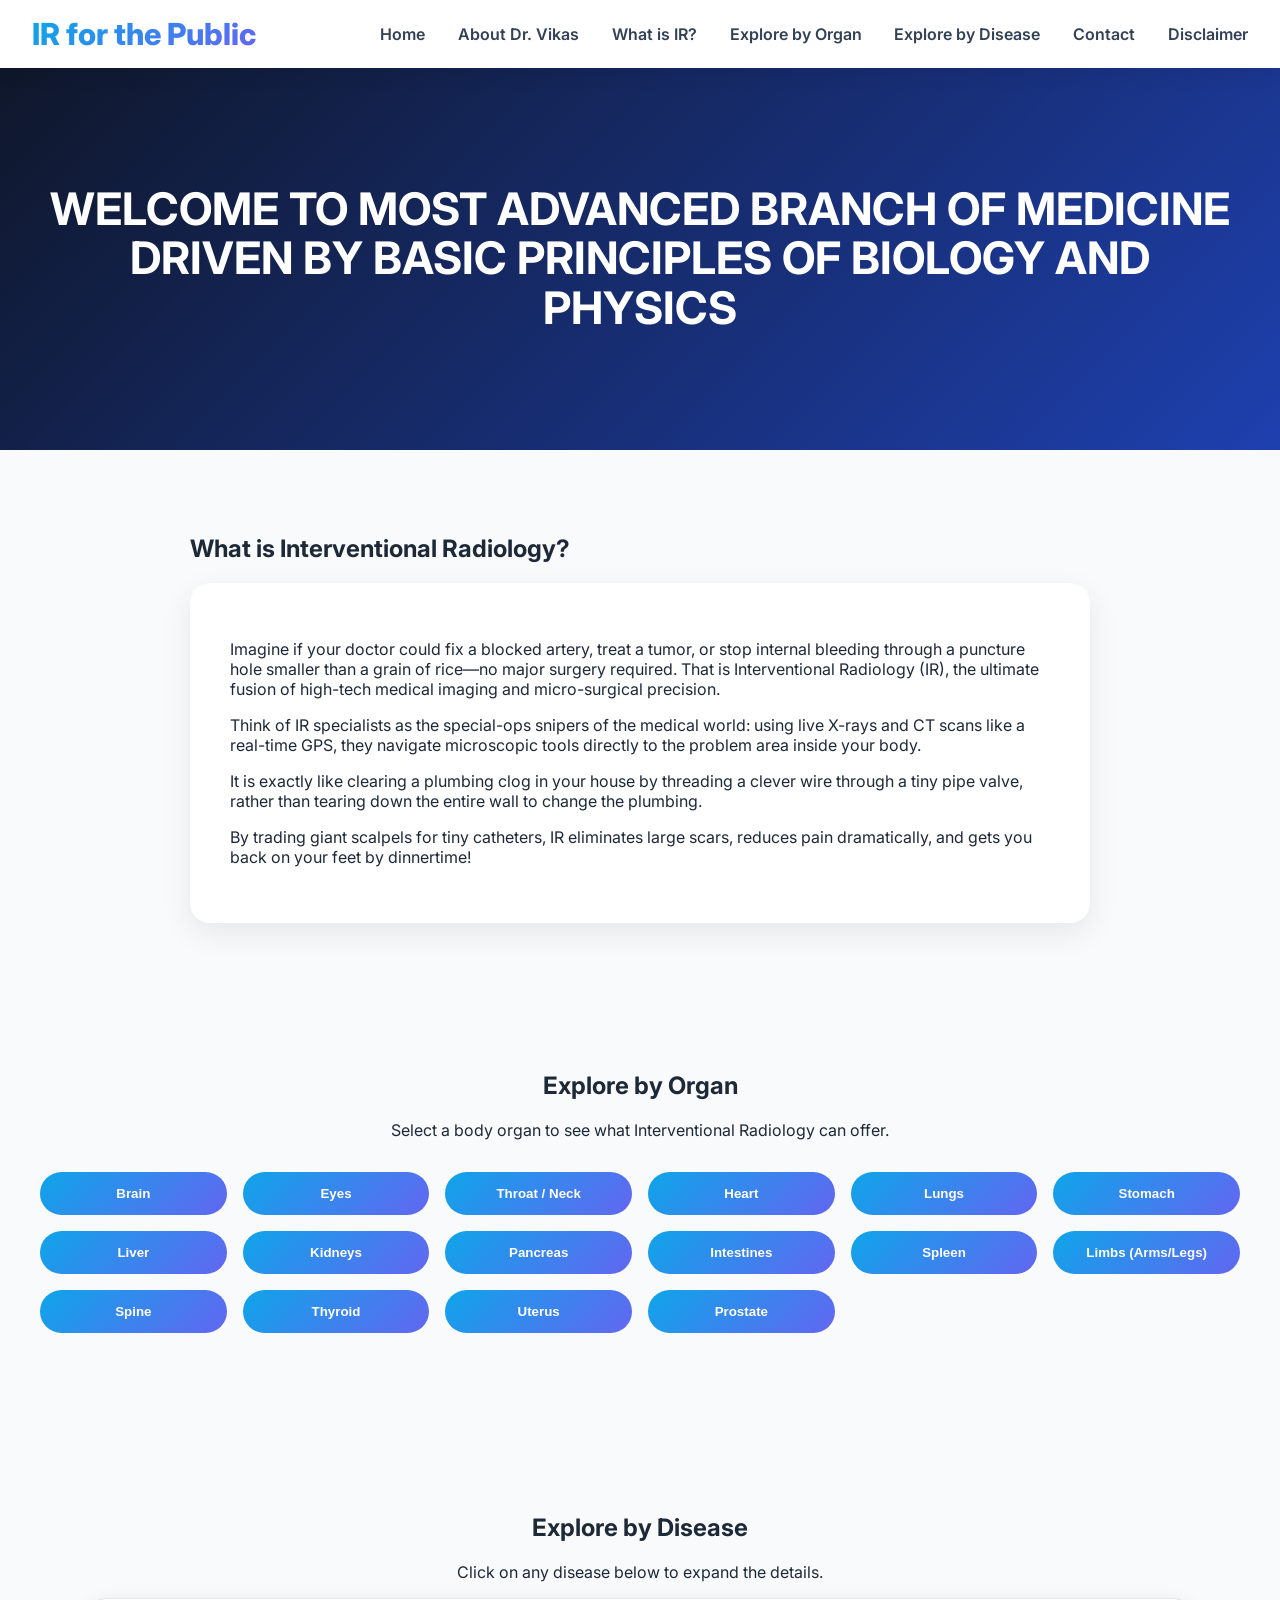
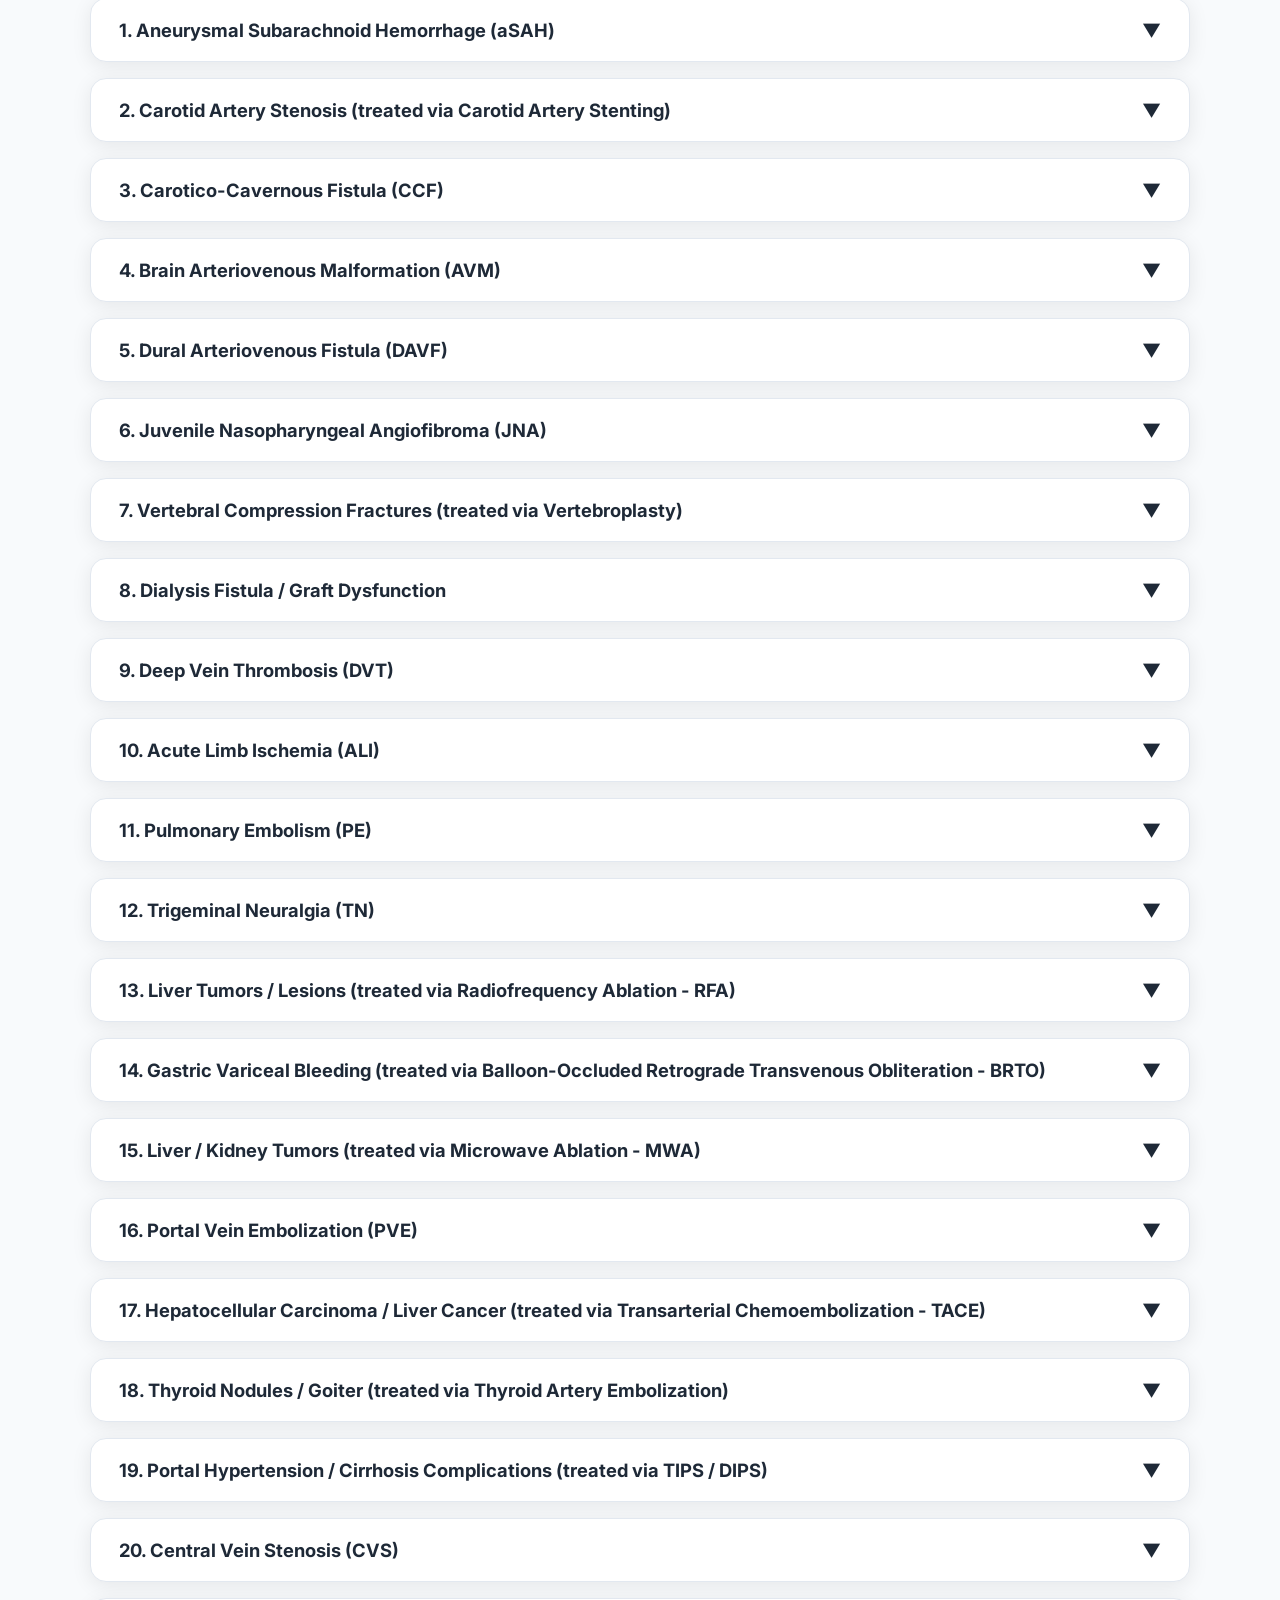
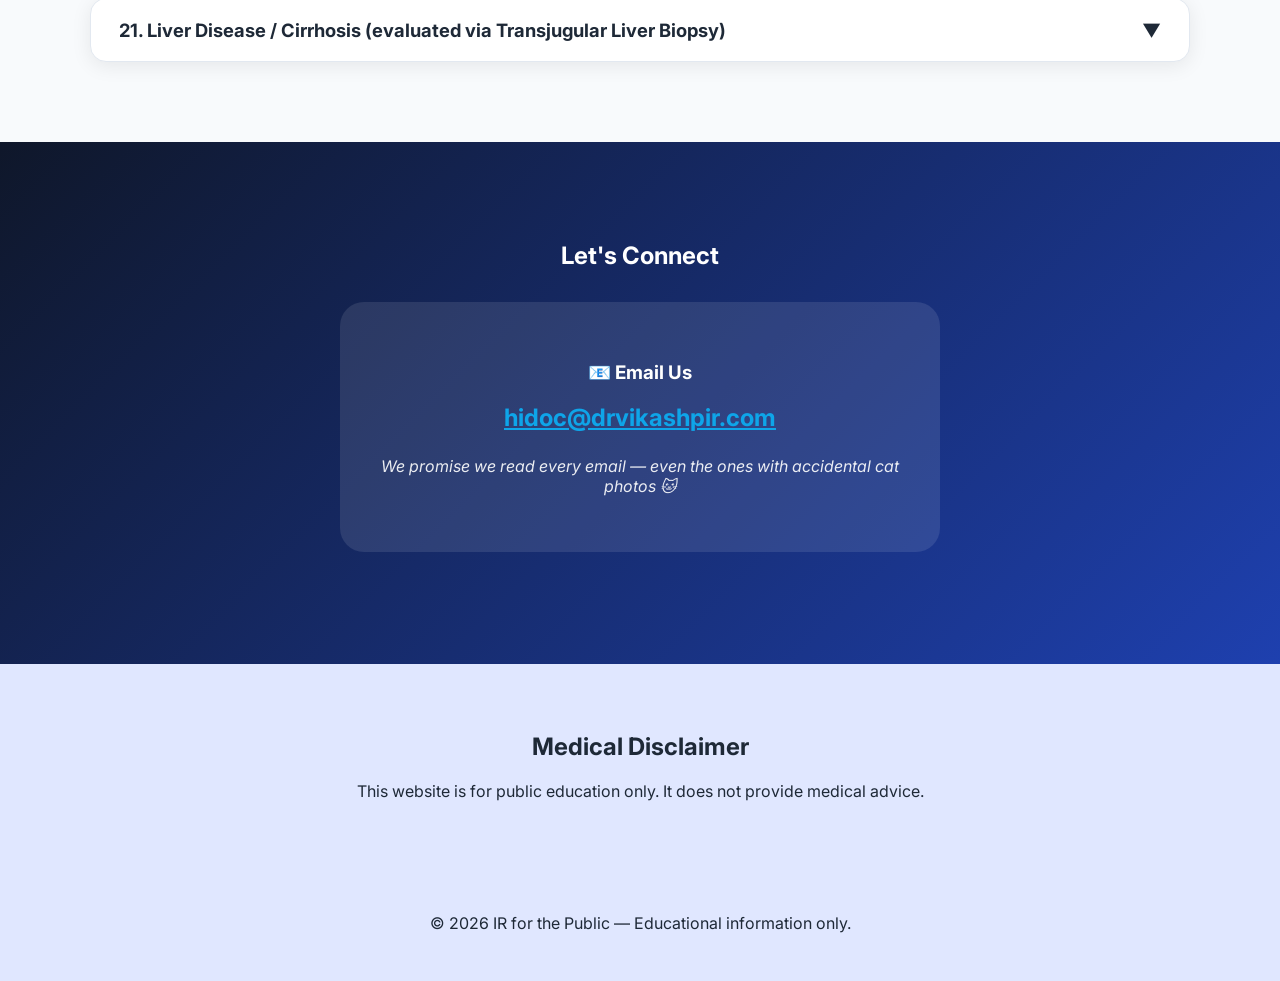
<file: index.html>
<!DOCTYPE html>
<html lang="en">
<head>
  <meta charset="UTF-8" />
  <meta name="viewport" content="width=device-width, initial-scale=1.0" />
  <title>IR for the Public | Interventional Radiology Explained</title>
  <!-- Google tag (gtag.js) -->
<script async src="https://www.googletagmanager.com/gtag/js?id=G-JE3NZVPZE4"></script>
<script>
  window.dataLayer = window.dataLayer || [];
  function gtag(){dataLayer.push(arguments);}
  gtag('js', new Date());

  gtag('config', 'G-JE3NZVPZE4');
</script>
  <link href="https://fonts.googleapis.com/css2?family=Inter:wght@400;500;600;700&display=swap" rel="stylesheet">
  <style>
    :root {
      --gradient: linear-gradient(135deg, #0f172a, #1e40af);
      --accent: #0ea5e9;
      --gradient-accent: linear-gradient(135deg, #0ea5e9, #6366f1);
    }
    body { font-family: 'Inter', system-ui, sans-serif; background: #f8fafc; color: #1e2937; margin: 0; }
    .site-header { background: white; box-shadow: 0 4px 20px rgba(0,0,0,0.08); padding: 1rem 2rem; display: flex; justify-content: space-between; align-items: center; position: sticky; top: 0; z-index: 100; }
    .logo { font-weight: 800; font-size: 1.9rem; background: var(--gradient-accent); -webkit-background-clip: text; -webkit-text-fill-color: transparent; }
    nav a { margin-left: 1.8rem; text-decoration: none; color: #334155; font-weight: 600; }
    nav a:hover { color: var(--accent); }
    
    .hero { background: var(--gradient); color: white; padding: 5rem 2rem; text-align: center; }
    .primary-button { background: var(--gradient-accent); color: white; padding: 16px 36px; border: none; border-radius: 50px; font-weight: 700; font-size: 1.05rem; cursor: pointer; transition: all 0.3s ease; text-decoration: none; display: inline-block; box-shadow: 0 10px 25px rgba(14, 165, 233, 0.35); }
    .primary-button:hover { transform: translateY(-4px); }
    .secondary-button { background: transparent; color: white; padding: 16px 36px; border: 2px solid white; border-radius: 50px; font-weight: 600; }
    .secondary-button:hover { background: white; color: #0f172a; }
    
    .button-grid { display: grid; grid-template-columns: repeat(auto-fit, minmax(180px, 1fr)); gap: 1rem; margin: 2rem 0; }
    .button-grid button { background: var(--gradient-accent); color: white; border: none; padding: 14px 20px; border-radius: 50px; font-weight: 600; cursor: pointer; transition: all 0.3s ease; }
    .button-grid button:hover { transform: translateY(-3px) scale(1.03); }
    
    .procedure-card { background: white; border-radius: 20px; padding: 2rem; margin: 1.2rem 0; box-shadow: 0 10px 30px rgba(0,0,0,0.08); }
    
    details { background: white; border-radius: 16px; margin: 1rem 0; box-shadow: 0 4px 20px rgba(0,0,0,0.08); border: 1px solid #e2e8f0; }
    details summary { padding: 1.25rem 1.75rem; font-weight: 700; cursor: pointer; list-style: none; display: flex; justify-content: space-between; font-size: 1.15rem; }
    details summary::after { content: "▼"; transition: transform 0.3s; }
    details[open] summary::after { transform: rotate(180deg); }
    details p { padding: 0 1.75rem 1rem; margin: 0; line-height: 1.7; }
    
    .hidden { display: none !important; }
    #contact { background: var(--gradient); color: white; padding: 5rem 2rem; text-align: center; }
    .contact-card { max-width: 520px; margin: 2rem auto; background: rgba(255,255,255,0.1); padding: 2.5rem; border-radius: 24px; }
    .funny-note { font-style: italic; margin-top: 1.5rem; opacity: 0.9; }
  </style>
</head>
<body>

  <!-- Header -->
  <header class="site-header">
    <div class="logo">IR for the Public</div>
    <nav>
      <a href="#home">Home</a>
      <a href="about.html">About Dr. Vikas</a>
      <a href="#about">What is IR?</a>
      <a href="#explore">Explore by Organ</a>
      <a href="#disease-explore">Explore by Disease</a>
      <a href="#contact">Contact</a>
      <a href="#disclaimer">Disclaimer</a>
    </nav>
  </header>

  <main>

    <!-- Hero -->
    <section id="home" class="hero">
      <div>
        <h1 style="font-size:2.8rem; line-height:1.1;">
          WELCOME TO MOST ADVANCED BRANCH OF MEDICINE<br>
          DRIVEN BY BASIC PRINCIPLES OF BIOLOGY AND PHYSICS
        </h1>
      </div>
    </section>

    <!-- What is IR -->
    <section id="about" style="padding:4rem 2rem; max-width:900px; margin:0 auto;">
      <h2>What is Interventional Radiology?</h2>
      <div style="background:white; padding:2.5rem; border-radius:20px; box-shadow:0 10px 30px rgba(0,0,0,0.08);">
        <p>Imagine if your doctor could fix a blocked artery, treat a tumor, or stop internal bleeding through a puncture hole smaller than a grain of rice—no major surgery required. That is Interventional Radiology (IR), the ultimate fusion of high-tech medical imaging and micro-surgical precision.</p>
        <p>Think of IR specialists as the special-ops snipers of the medical world: using live X-rays and CT scans like a real-time GPS, they navigate microscopic tools directly to the problem area inside your body.</p>
        <p>It is exactly like clearing a plumbing clog in your house by threading a clever wire through a tiny pipe valve, rather than tearing down the entire wall to change the plumbing.</p>
        <p>By trading giant scalpels for tiny catheters, IR eliminates large scars, reduces pain dramatically, and gets you back on your feet by dinnertime!</p>
      </div>
    </section>

    <!-- Explore by Organ -->
    <section id="explore" style="padding:4rem 2rem; max-width:1200px; margin:0 auto;">
      <h2 style="text-align:center;">Explore by Organ</h2>
      <p style="text-align:center;">Select a body organ to see what Interventional Radiology can offer.</p>

      <div class="button-grid">
        <button onclick="selectOrgan('Brain')">Brain</button>
        <button onclick="selectOrgan('Eyes')">Eyes</button>
        <button onclick="selectOrgan('Throat/Neck')">Throat / Neck</button>
        <button onclick="selectOrgan('Heart')">Heart</button>
        <button onclick="selectOrgan('Lungs')">Lungs</button>
        <button onclick="selectOrgan('Stomach')">Stomach</button>
        <button onclick="selectOrgan('Liver')">Liver</button>
        <button onclick="selectOrgan('Kidneys')">Kidneys</button>
        <button onclick="selectOrgan('Pancreas')">Pancreas</button>
        <button onclick="selectOrgan('Intestines')">Intestines</button>
        <button onclick="selectOrgan('Spleen')">Spleen</button>
        <button onclick="selectOrgan('Limbs')">Limbs (Arms/Legs)</button>
        <button onclick="selectOrgan('Spine')">Spine</button>
        <button onclick="selectOrgan('Thyroid')">Thyroid</button>
        <button onclick="selectOrgan('Uterus')">Uterus</button>
        <button onclick="selectOrgan('Prostate')">Prostate</button>
      </div>

      <div id="conditionSection" class="hidden" style="text-align:center; margin-top:2rem;">
        <h3>What would you like to learn about?</h3>
        <div class="button-grid" style="max-width:700px; margin:1.5rem auto;">
          <button onclick="selectCondition('clot')">Blood Clot</button>
          <button onclick="selectCondition('bleeding')">Bleeding</button>
          <button onclick="selectCondition('tumor')">Tumor</button>
        </div>
      </div>

      <div id="resultsSection" class="hidden">
        <h2 id="resultsTitle" style="text-align:center;"></h2>
        <div id="resultsContainer"></div>
        <div style="text-align:center; margin-top:2rem;">
          <button onclick="resetExplorer()" class="secondary-button">← Choose Another Organ</button>
        </div>
      </div>
    </section>

    <!-- Explore by Disease - ALL 21 DISEASES (FULL CONTENT) -->
    <section id="disease-explore" style="padding:4rem 2rem; max-width:1100px; margin:0 auto;">
      <h2 style="text-align:center;">Explore by Disease</h2>
      <p style="text-align:center;">Click on any disease below to expand the details.</p>

      <!-- 1 -->
      <details><summary>1. Aneurysmal Subarachnoid Hemorrhage (aSAH)</summary>
        <p><strong>1. What is Aneurysmal Subarachnoid Hemorrhage (aSAH)?</strong><br>Aneurysmal subarachnoid hemorrhage is a life-threatening bleed into the space surrounding the brain caused by the rupture of a brain aneurysm (a weakened bulging spot in an artery wall).</p>
        <p><strong>2. How common is it?</strong><br>aSAH affects about 6–16 people per 100,000 annually worldwide. It accounts for roughly 5–10% of all strokes and is more common in women and people aged 40–60.</p>
        <p><strong>3. What are the symptoms?</strong><br>Sudden, severe “thunderclap” headache (worst headache of life), neck stiffness, nausea/vomiting, sensitivity to light, loss of consciousness, seizures, or focal neurological deficits.</p>
        <p><strong>4. What are the causes?</strong><br>Rupture of a saccular aneurysm (often at arterial branch points). Risk factors include smoking, hypertension, family history, connective tissue disorders, and heavy alcohol use.</p>
        <p><strong>5. Why is proper diagnosis important?</strong><br>Early CT or lumbar puncture confirms the bleed; CTA/MRA/DSA identifies the aneurysm. Delayed diagnosis increases risk of re-bleeding, hydrocephalus, and vasospasm, which can cause stroke or death.</p>
        <p><strong>6. Complications if left untreated</strong><br>Re-bleeding (often fatal), hydrocephalus, cerebral vasospasm leading to delayed cerebral ischemia, seizures, and long-term cognitive or physical disability.</p>
        <p><strong>7. How will treatment benefit me?</strong><br>Securing the aneurysm prevents re-bleeding, allows management of complications, and improves survival and functional recovery when performed early at a high-volume center.</p>
        <p><strong>8. Treatment options</strong><br>Endovascular coiling (preferred for most aneurysms), Surgical clipping, Supportive care (blood pressure control, nimodipine, seizure prophylaxis), Endovascular treatment of vasospasm if needed.</p>
        <p><strong>9. How should I prepare for the procedure?</strong><br>NPO (nothing by mouth) after midnight, blood work, medication review (especially antiplatelets/anticoagulants), and transfer to a neurovascular center. The procedure is usually done urgently.</p>
        <p><strong>10. The Procedure: Endovascular Coiling for aSAH – what to expect</strong><br>Under general anesthesia, a catheter is inserted via the groin (or wrist), navigated to the aneurysm under X-ray/DSA guidance, and platinum coils are deployed to pack the aneurysm sac. Procedure typically takes 2–4 hours.</p>
        <p><strong>11. What are the risks?</strong><br>Stroke, aneurysm rupture during procedure, coil migration, groin hematoma, contrast reaction, infection, and radiation exposure. Re-treatment may be needed in some cases.</p>
        <p><strong>12. What should I expect after the procedure?</strong><br>ICU monitoring (often several days), possible external ventricular drain, gradual mobilization, follow-up angiography, and rehabilitation. Hospital stay varies from days to weeks.</p>
        <p><strong>13. When should I contact my doctor?</strong><br>Sudden severe headache, worsening neurological symptoms, fever, seizure, severe neck pain, or signs of infection at the access site.</p>
        <p><strong>14. Conclusion</strong><br>Endovascular coiling is a minimally invasive, effective way to secure a ruptured aneurysm and is the first-line treatment for most patients with aSAH when performed promptly by experienced teams.</p>
      </details>

      <!-- 2 -->
      <details><summary>2. Carotid Artery Stenosis (treated via Carotid Artery Stenting)</summary>
        <p><strong>1. What is Carotid Artery Stenosis?</strong><br>Narrowing of the carotid arteries in the neck due to plaque buildup, which reduces blood flow to the brain and raises stroke risk.</p>
        <p><strong>2. How common is it?</strong><br>Affects millions of adults; significant stenosis (&gt;50–70%) is found in ~2–7% of people over 65, higher in those with cardiovascular risk factors.</p>
        <p><strong>3. What are the symptoms?</strong><br>Often asymptomatic (“silent”). When symptomatic: transient ischemic attack (TIA), stroke symptoms (weakness, speech difficulty, vision loss), or carotid bruit on exam.</p>
        <p><strong>4. What are the causes?</strong><br>Atherosclerosis (plaque from cholesterol, smoking, hypertension, diabetes). Other causes include fibromuscular dysplasia or radiation.</p>
        <p><strong>5. Why is proper diagnosis important?</strong><br>Duplex ultrasound, CTA, or MRA quantify stenosis severity and plaque characteristics. Accurate diagnosis guides medical vs. procedural therapy to prevent stroke.</p>
        <p><strong>6. Complications if left untreated</strong><br>Ischemic stroke, TIA, or death from large-vessel occlusion.</p>
        <p><strong>7. How will treatment benefit me?</strong><br>Restores adequate blood flow, significantly reduces future stroke risk (especially when combined with optimal medical therapy), and is less invasive than open surgery for many patients.</p>
        <p><strong>8. Treatment options</strong><br>Best medical therapy (antiplatelets, statins, blood pressure control, lifestyle), Carotid endarterectomy (surgery), Carotid artery stenting (CAS) – minimally invasive endovascular option.</p>
        <p><strong>9. How should I prepare for the procedure?</strong><br>NPO status, blood work, hold blood thinners per protocol, neurological baseline exam, and dual antiplatelet loading (aspirin + clopidogrel).</p>
        <p><strong>10. The Procedure: Carotid Artery Stenting – what to expect</strong><br>Usually under local anesthesia with sedation. Catheter via groin or wrist, embolic protection device deployed, balloon angioplasty, and self-expanding stent placement under fluoroscopy. Takes 1–2 hours.</p>
        <p><strong>11. What are the risks?</strong><br>Stroke/TIA (lower with modern embolic protection), bradycardia, hypotension, groin complications, restenosis, and contrast nephropathy.</p>
        <p><strong>12. What should I expect after the procedure?</strong><br>4–6 hours bed rest, overnight observation, neurological checks, gradual return to activity, and lifelong antiplatelet therapy plus risk factor management.</p>
        <p><strong>13. When should I contact my doctor?</strong><br>Sudden weakness, speech/vision changes, severe headache, groin swelling/bleeding, or fever.</p>
        <p><strong>14. Conclusion</strong><br>Carotid artery stenting is a safe, effective, minimally invasive alternative to surgery for appropriate patients, dramatically lowering stroke risk when combined with medical therapy.</p>
      </details>

      <!-- 3 -->
      <details><summary>3. Carotico-Cavernous Fistula (CCF)</summary>
        <p><strong>1. What is Carotico-Cavernous Fistula (CCF)?</strong><br>An abnormal direct connection between the carotid artery (or its branches) and the cavernous sinus venous plexus, causing high-flow shunting.</p>
        <p><strong>2. How common is it?</strong><br>Rare; direct (high-flow) type often traumatic; indirect (low-flow) type more common in older adults, especially postmenopausal women.</p>
        <p><strong>3. What are the symptoms?</strong><br>Pulsatile proptosis (bulging eye), chemosis (red eye), diplopia, orbital bruit, headache, vision loss, or cranial nerve palsies.</p>
        <p><strong>4. What are the causes?</strong><br>Trauma (direct type), spontaneous (indirect type from hypertension or vascular fragility).</p>
        <p><strong>5. Why is proper diagnosis important?</strong><br>CTA, MRA, or DSA confirms the fistula type and drainage pattern. Proper classification guides the safest embolization route and prevents vision loss or intracranial hemorrhage.</p>
        <p><strong>6. Complications if left untreated</strong><br>Vision loss, glaucoma, intracranial hemorrhage, cerebral venous hypertension, or stroke.</p>
        <p><strong>7. How will treatment benefit me?</strong><br>Endovascular embolization cures or controls the fistula in most cases, relieves symptoms, and preserves vision and neurological function.</p>
        <p><strong>8. Treatment options</strong><br>Conservative observation (some indirect low-flow), Endovascular embolization (transarterial, transvenous, or combined) – gold standard, Rarely surgery or radiosurgery.</p>
        <p><strong>9. How should I prepare for the procedure?</strong><br>NPO, blood work, medication review, and baseline ophthalmologic and neurological evaluation.</p>
        <p><strong>10. The Procedure: Endovascular Embolization for CCF – what to expect</strong><br>Under general anesthesia, catheters via groin (arterial and/or venous), coils, liquid embolics, or stents deployed to close the fistula while preserving carotid flow. Duration 2–4 hours.</p>
        <p><strong>11. What are the risks?</strong><br>Stroke, cranial nerve injury, incomplete closure, access-site complications, and radiation exposure.</p>
        <p><strong>12. What should I expect after the procedure?</strong><br>ICU or step-down monitoring, gradual symptom improvement over days to weeks, follow-up angiography, and eye care as needed.</p>
        <p><strong>13. When should I contact my doctor?</strong><br>Worsening vision, severe headache, new neurological deficits, or access-site problems.</p>
        <p><strong>14. Conclusion</strong><br>Endovascular embolization is the mainstay, highly effective treatment for CCF, offering excellent outcomes with a minimally invasive approach.</p>
      </details>

      <!-- 4 -->
      <details><summary>4. Brain Arteriovenous Malformation (AVM)</summary>
        <p><strong>1. What is Brain Arteriovenous Malformation (AVM)?</strong><br>A congenital tangle of abnormal blood vessels (arteries connected directly to veins) in the brain that bypasses the capillary bed, creating a high-flow shunt that can rupture and cause bleeding.</p>
        <p><strong>2. How common is it?</strong><br>Occurs in approximately 15 per 100,000 people; most are diagnosed between ages 20–40. They account for about 2% of all strokes.</p>
        <p><strong>3. What are the symptoms?</strong><br>Often asymptomatic until rupture. When symptomatic: sudden severe headache, seizure, focal weakness, speech difficulty, vision changes, or progressive neurological deficits.</p>
        <p><strong>4. What are the causes?</strong><br>Congenital (present at birth). Rarely acquired after trauma or radiation. Risk of rupture increases with size, deep location, and certain venous drainage patterns.</p>
        <p><strong>5. Why is proper diagnosis important?</strong><br>DSA (digital subtraction angiography) is the gold standard. MRI/MRA and CT help define size, location, and associated aneurysms. Accurate Spetzler-Martin grading guides safe treatment planning and prevents hemorrhage.</p>
        <p><strong>6. Complications if left untreated</strong><br>Intracranial hemorrhage (most serious), seizures, progressive neurological deficit, hydrocephalus, and death.</p>
        <p><strong>7. How will treatment benefit me?</strong><br>Complete obliteration eliminates future bleeding risk, controls seizures, and preserves neurological function when achieved safely.</p>
        <p><strong>8. Treatment options</strong><br>Observation (small, unruptured, low-risk), Endovascular embolization (often staged, using liquid embolics), Microsurgical resection, Stereotactic radiosurgery (Gamma Knife, etc.), Combination therapy.</p>
        <p><strong>9. How should I prepare for the procedure?</strong><br>NPO status, blood work, medication review (hold anticoagulants/antiplatelets), baseline neurological exam, and possible steroid premedication.</p>
        <p><strong>10. The Procedure: Endovascular Embolization for Brain AVM – what to expect</strong><br>Under general anesthesia, catheters are advanced via the groin into cerebral arteries under X-ray guidance. Liquid embolic agents (Onyx, glue) are injected to occlude feeding arteries and the nidus. Sessions may last 2–6 hours; multiple staged procedures are common.</p>
        <p><strong>11. What are the risks?</strong><br>Stroke, hemorrhage during embolization, catheter-related complications, incomplete obliteration, radiation exposure, and neurological deficits.</p>
        <p><strong>12. What should I expect after the procedure?</strong><br>ICU monitoring, serial neurological exams, possible steroids for swelling, follow-up angiography in 1–3 months, and gradual return to activity.</p>
        <p><strong>13. When should I contact my doctor?</strong><br>Sudden headache, seizure, new weakness, vision changes, or access-site bleeding.</p>
        <p><strong>14. Conclusion</strong><br>Endovascular embolization is a key minimally invasive tool that can cure or significantly reduce the risk of AVM rupture when performed by experienced neurointerventional teams.</p>
      </details>

      <!-- 5 -->
      <details><summary>5. Dural Arteriovenous Fistula (DAVF)</summary>
        <p><strong>1. What is Dural Arteriovenous Fistula (DAVF)?</strong><br>An acquired abnormal connection between dural arteries and dural venous sinuses or cortical veins, causing high-pressure shunting.</p>
        <p><strong>2. How common is it?</strong><br>Rare; accounts for 10–15% of intracranial arteriovenous shunts. More common in adults &gt;50 years.</p>
        <p><strong>3. What are the symptoms?</strong><br>Pulsatile tinnitus, headache, seizure, progressive neurological deficits, or signs of intracranial hypertension/hemorrhage.</p>
        <p><strong>4. What are the causes?</strong><br>Often idiopathic or secondary to sinus thrombosis, trauma, surgery, or infection.</p>
        <p><strong>5. Why is proper diagnosis important?</strong><br>DSA is essential to classify drainage pattern (Borden/Cognard). Aggressive drainage into cortical veins carries high hemorrhage risk and requires prompt treatment.</p>
        <p><strong>6. Complications if left untreated</strong><br>Intracranial hemorrhage, venous infarction, seizures, and progressive neurological decline.</p>
        <p><strong>7. How will treatment benefit me?</strong><br>Endovascular cure or disconnection of the shunt eliminates bleeding risk and relieves symptoms.</p>
        <p><strong>8. Treatment options</strong><br>Observation (benign drainage), Endovascular embolization (transarterial, transvenous, or combined) – preferred, Surgery or radiosurgery in selected cases.</p>
        <p><strong>9. How should I prepare for the procedure?</strong><br>NPO, blood work, medication review, and neurological baseline.</p>
        <p><strong>10. The Procedure: Endovascular Embolization for DAVF – what to expect</strong><br>General anesthesia; arterial and/or venous access via groin. Coils, liquid embolics, or stents used to disconnect the fistula under fluoroscopy. Duration 2–5 hours.</p>
        <p><strong>11. What are the risks?</strong><br>Stroke, cranial nerve injury, incomplete closure, access complications, and radiation.</p>
        <p><strong>12. What should I expect after the procedure?</strong><br>Overnight or ICU monitoring, symptom improvement over days–weeks, follow-up angiography.</p>
        <p><strong>13. When should I contact my doctor?</strong><br>Worsening symptoms, new deficits, or access-site issues.</p>
        <p><strong>14. Conclusion</strong><br>Endovascular embolization offers high cure rates with a minimally invasive approach for most symptomatic or high-risk DAVFs.</p>
      </details>

      <!-- 6 -->
      <details><summary>6. Juvenile Nasopharyngeal Angiofibroma (JNA)</summary>
        <p><strong>1. What is Juvenile Nasopharyngeal Angiofibroma (JNA)?</strong><br>A benign but locally aggressive vascular tumor occurring almost exclusively in adolescent males, arising in the nasopharynx and extending into surrounding sinuses and skull base.</p>
        <p><strong>2. How common is it?</strong><br>Rare (0.5–1 per 100,000); almost exclusively in males aged 10–25.</p>
        <p><strong>3. What are the symptoms?</strong><br>Recurrent epistaxis, nasal obstruction, facial swelling, headache, and proptosis or cranial nerve involvement in advanced cases.</p>
        <p><strong>4. What are the causes?</strong><br>Hormonal influence (androgen-sensitive); exact etiology unclear.</p>
        <p><strong>5. Why is proper diagnosis important?</strong><br>CT and MRI define extent; DSA with embolization planning is critical before surgery to reduce blood loss.</p>
        <p><strong>6. Complications if left untreated</strong><br>Massive hemorrhage, airway obstruction, intracranial extension, and facial deformity.</p>
        <p><strong>7. How will treatment benefit me?</strong><br>Pre-operative embolization dramatically reduces intraoperative bleeding, enabling safer complete surgical resection.</p>
        <p><strong>8. Treatment options</strong><br>Endoscopic or open surgical resection (after embolization), Pre-operative endovascular embolization (main IR role), Radiation or chemotherapy in unresectable/recurrent cases.</p>
        <p><strong>9. How should I prepare for the procedure?</strong><br>NPO, blood work, type-and-cross, and ENT/neurosurgical coordination.</p>
        <p><strong>10. The Procedure: Pre-operative Embolization for JNA – what to expect</strong><br>General anesthesia; femoral access, selective catheterization of feeding arteries (usually from external carotid branches), and particle or liquid embolization. Takes 1–3 hours, performed 24–48 hours before surgery.</p>
        <p><strong>11. What are the risks?</strong><br>Stroke (rare), facial nerve injury, skin necrosis, incomplete embolization, and access complications.</p>
        <p><strong>12. What should I expect after the procedure?</strong><br>Overnight observation, possible mild facial pain/swelling, and proceeding to surgery the next day.</p>
        <p><strong>13. When should I contact my doctor?</strong><br>Severe bleeding, neurological changes, or access-site problems.</p>
        <p><strong>14. Conclusion</strong><br>Pre-operative embolization is a standard, highly effective adjunct that makes surgical removal of JNA safer and more complete.</p>
      </details>

      <!-- 7 -->
      <details><summary>7. Vertebral Compression Fractures (treated via Vertebroplasty)</summary>
        <p><strong>1. What is Vertebral Compression Fracture?</strong><br>Collapse of a vertebral body, most commonly due to osteoporosis, trauma, or tumor infiltration.</p>
        <p><strong>2. How common is it?</strong><br>Affects ~700,000 people annually in the U.S.; very common in postmenopausal women and older adults.</p>
        <p><strong>3. What are the symptoms?</strong><br>Sudden back pain (often after minor trauma), height loss, kyphosis, and limited mobility.</p>
        <p><strong>4. What are the causes?</strong><br>Osteoporosis (most common), malignancy (metastasis or myeloma), trauma, or osteonecrosis.</p>
        <p><strong>5. Why is proper diagnosis important?</strong><br>MRI distinguishes acute from chronic fractures and identifies tumor involvement. Proper patient selection maximizes pain relief from vertebroplasty/kyphoplasty.</p>
        <p><strong>6. Complications if left untreated</strong><br>Chronic pain, progressive kyphosis, reduced pulmonary function, and increased risk of subsequent fractures.</p>
        <p><strong>7. How will treatment benefit me?</strong><br>Rapid and significant pain relief, improved mobility, and stabilization of the vertebra with minimal downtime.</p>
        <p><strong>8. Treatment options</strong><br>Conservative (bracing, pain meds, physical therapy), Vertebroplasty / Kyphoplasty (cement augmentation), Surgery (in select unstable or neurologic cases).</p>
        <p><strong>9. How should I prepare for the procedure?</strong><br>NPO, blood work (coagulation), medication review, and recent imaging review.</p>
        <p><strong>10. The Procedure: Vertebroplasty – what to expect</strong><br>Local anesthesia ± sedation. Needle inserted percutaneously into the vertebral body under fluoroscopy; bone cement injected. Takes 30–60 minutes per level.</p>
        <p><strong>11. What are the risks?</strong><br>Cement leakage (usually asymptomatic), infection, bleeding, fracture of adjacent vertebrae, and rare pulmonary embolism of cement.</p>
        <p><strong>12. What should I expect after the procedure?</strong><br>4–6 hours bed rest, rapid pain improvement (often within hours), and discharge same or next day with activity as tolerated.</p>
        <p><strong>13. When should I contact my doctor?</strong><br>Severe new pain, fever, leg weakness/numbness, or signs of infection.</p>
        <p><strong>14. Conclusion</strong><br>Vertebroplasty/kyphoplasty is a safe, minimally invasive procedure that provides fast, durable pain relief for appropriately selected patients with painful vertebral compression fractures.</p>
      </details>

      <!-- 8 -->
      <details><summary>8. Dialysis Fistula / Graft Dysfunction</summary>
        <p><strong>1. What is Dialysis Fistula / Graft Dysfunction?</strong><br>Dialysis fistulas and grafts are surgically created connections between an artery and vein (or a synthetic tube) that allow repeated access for hemodialysis. Dysfunction occurs when these accesses narrow, clot, or fail to maintain adequate blood flow for effective dialysis.</p>
        <p><strong>2. How common is it?</strong><br>Very common in dialysis patients; up to 50% of fistulas/grafts require intervention within the first year due to stenosis or thrombosis.</p>
        <p><strong>3. What are the symptoms?</strong><br>Difficulty with dialysis (high pressures, poor flow), arm swelling, prolonged bleeding after needle removal, pulsatile mass, or reduced dialysis efficiency.</p>
        <p><strong>4. What are the causes?</strong><br>Neointimal hyperplasia causing stenosis, thrombosis, infection, or mechanical issues. Risk factors include diabetes, smoking, and prior access failures.</p>
        <p><strong>5. Why is proper diagnosis important?</strong><br>Ultrasound, fistulography, or angiography identifies the exact site and cause of dysfunction. Timely intervention prevents access loss and the need for temporary catheters.</p>
        <p><strong>6. Complications if left untreated</strong><br>Complete access thrombosis, infection, inadequate dialysis leading to fluid overload or toxin buildup, and loss of the access site.</p>
        <p><strong>7. How will treatment benefit me?</strong><br>Restores or improves blood flow, allows continued effective dialysis, prolongs the life of the access, and avoids more invasive surgical revisions.</p>
        <p><strong>8. Treatment options</strong><br>Observation or medical management for mild cases, Endovascular interventions (angioplasty, stenting, thrombolysis, mechanical thrombectomy) – preferred minimally invasive options, Surgical revision or new access creation.</p>
        <p><strong>9. How should I prepare for the procedure?</strong><br>NPO status, blood work (including coagulation), hold blood thinners per instructions, and inform the team of allergies or recent illnesses. Often performed as outpatient.</p>
        <p><strong>10. The Procedure: Dialysis Fistula/Graft Declotting and Interventions – what to expect</strong><br>Local anesthesia ± sedation. Ultrasound and fluoroscopy guidance. A small sheath is placed into the access, followed by angioplasty balloon, stent if needed, or devices/medications to remove or dissolve clot. Procedure usually takes 1–2 hours.</p>
        <p><strong>11. What are the risks?</strong><br>Bleeding/bruising at access site, infection, vessel injury, restenosis, allergic reaction to contrast, and rarely vessel rupture.</p>
        <p><strong>12. What should I expect after the procedure?</strong><br>Pressure at the site for bleeding control, observation for a few hours, possible same-day discharge. Avoid heavy lifting/strenuous activity for 24 hours. Follow-up dialysis and ultrasound monitoring.</p>
        <p><strong>13. When should I contact my doctor?</strong><br>Signs of bleeding, swelling, redness, fever, arm pain/swelling, or problems during next dialysis session.</p>
        <p><strong>14. Conclusion</strong><br>Image-guided endovascular interventions by interventional radiologists are highly effective, minimally invasive ways to restore dialysis access function quickly and safely.</p>
      </details>

      <!-- 9 -->
      <details><summary>9. Deep Vein Thrombosis (DVT)</summary>
        <p><strong>1. What is Deep Vein Thrombosis (DVT)?</strong><br>A blood clot that forms in a deep vein, most commonly in the legs, which can block blood return to the heart and risk breaking off to cause pulmonary embolism.</p>
        <p><strong>2. How common is it?</strong><br>Affects up to 900,000 Americans each year; incidence rises with age, hospitalization, surgery, cancer, and immobility.</p>
        <p><strong>3. What are the symptoms?</strong><br>Leg swelling, pain, warmth, redness, or heaviness. Many cases are asymptomatic until complications arise.</p>
        <p><strong>4. What are the causes?</strong><br>Virchow’s triad: stasis (immobility, heart failure), endothelial injury (surgery, trauma), and hypercoagulability (cancer, pregnancy, genetic factors, smoking, oral contraceptives).</p>
        <p><strong>5. Why is proper diagnosis important?</strong><br>Duplex ultrasound confirms the diagnosis. Early treatment prevents clot extension, embolization to lungs, and post-thrombotic syndrome (chronic leg pain/swelling).</p>
        <p><strong>6. Complications if left untreated</strong><br>Pulmonary embolism (potentially fatal), recurrent DVT, chronic venous insufficiency, and skin ulcers.</p>
        <p><strong>7. How will treatment benefit me?</strong><br>Dissolves or removes the clot, restores blood flow, reduces acute symptoms, and lowers long-term complications when combined with anticoagulation.</p>
        <p><strong>8. Treatment options</strong><br>Anticoagulation (blood thinners) – mainstay, Catheter-directed thrombolysis or mechanical thrombectomy (for extensive or limb-threatening DVT), Inferior vena cava (IVC) filter in select cases, Compression stockings and lifestyle measures.</p>
        <p><strong>9. How should I prepare for the procedure?</strong><br>NPO, blood work, hold certain medications, and hospital admission for monitoring (especially with thrombolysis).</p>
        <p><strong>10. The Procedure: Catheter-Directed Thrombolysis/Thrombectomy for DVT – what to expect</strong><br>Local anesthesia ± sedation in IR suite. Catheter inserted via groin or arm vein under ultrasound/fluoroscopy, advanced to the clot, and medication delivered or mechanical device used to break up/remove clot. Procedure may take 1–several hours; infusion can continue over 24–72 hours in some cases.</p>
        <p><strong>11. What are the risks?</strong><br>Bleeding (including rare intracranial), infection, vessel damage, allergic reaction, and clot migration.</p>
        <p><strong>12. What should I expect after the procedure?</strong><br>Bed rest initially, close monitoring (often in hospital), transition to oral anticoagulants, compression therapy, and follow-up imaging.</p>
        <p><strong>13. When should I contact my doctor?</strong><br>Sudden shortness of breath, chest pain, severe bleeding, worsening leg swelling/pain, or signs of infection.</p>
        <p><strong>14. Conclusion</strong><br>Catheter-directed therapies offer targeted, minimally invasive clot removal for selected patients with DVT, complementing anticoagulation and improving outcomes.</p>
      </details>

      <!-- 10 -->
      <details><summary>10. Acute Limb Ischemia (ALI)</summary>
        <p><strong>1. What is Acute Limb Ischemia (ALI)?</strong><br>Sudden decrease in blood flow to a limb (usually leg or arm) due to embolism or thrombosis, threatening tissue viability.</p>
        <p><strong>2. How common is it?</strong><br>Occurs in ~1–2 per 10,000 people per year; more frequent in older adults with atrial fibrillation or peripheral artery disease.</p>
        <p><strong>3. What are the symptoms?</strong><br>Sudden onset of the “6 Ps”: pain, pallor, paresthesia, paralysis, pulselessness, and poikilothermia (cold limb).</p>
        <p><strong>4. What are the causes?</strong><br>Cardiac emboli (atrial fibrillation), thrombosis on underlying atherosclerosis, trauma, or hypercoagulable states.</p>
        <p><strong>5. Why is proper diagnosis important?</strong><br>Clinical exam + CT angiography or catheter angiography confirms the site and extent. Rapid intervention prevents amputation and limb loss.</p>
        <p><strong>6. Complications if left untreated</strong><br>Tissue necrosis, gangrene, amputation, and systemic complications (sepsis, renal failure).</p>
        <p><strong>7. How will treatment benefit me?</strong><br>Rapid restoration of blood flow saves the limb, relieves pain, and prevents permanent disability when performed within hours.</p>
        <p><strong>8. Treatment options</strong><br>Anticoagulation and supportive care, Catheter-directed thrombolysis or mechanical thrombectomy/embolectomy, Surgical embolectomy or bypass in selected cases, Amputation as last resort.</p>
        <p><strong>9. How should I prepare for the procedure?</strong><br>Urgent evaluation, NPO, blood work, and anticoagulation. Often requires hospitalization.</p>
        <p><strong>10. The Procedure: Endovascular Revascularization for ALI – what to expect</strong><br>Local or general anesthesia. Access via groin, catheter navigation under fluoroscopy, aspiration, mechanical devices, or thrombolysis to clear the occlusion. Duration varies (1–3+ hours).</p>
        <p><strong>11. What are the risks?</strong><br>Bleeding, vessel injury, distal embolization, infection, contrast nephropathy, and reperfusion injury.</p>
        <p><strong>12. What should I expect after the procedure?</strong><br>ICU or step-down monitoring, serial exams of the limb, anticoagulation, wound care if needed, and rehabilitation.</p>
        <p><strong>13. When should I contact my doctor?</strong><br>Worsening pain, color/temperature changes in the limb, bleeding, or fever.</p>
        <p><strong>14. Conclusion</strong><br>Endovascular techniques provide rapid, minimally invasive limb salvage for acute limb ischemia when time is critical.</p>
      </details>

      <!-- 11 -->
      <details><summary>11. Pulmonary Embolism (PE)</summary>
        <p><strong>1. What is Pulmonary Embolism (PE)?</strong><br>A pulmonary embolism is a blockage in one of the pulmonary arteries in the lungs, usually caused by a blood clot that travels from the legs or other parts of the body (deep vein thrombosis).</p>
        <p><strong>2. How common is it?</strong><br>PE affects hundreds of thousands of people in the U.S. each year and is a leading cause of cardiovascular death. It is more common in hospitalized or immobilized patients.</p>
        <p><strong>3. What are the symptoms?</strong><br>Sudden shortness of breath, chest pain (especially with breathing), coughing (sometimes with blood), rapid heart rate, lightheadedness, or fainting.</p>
        <p><strong>4. What are the causes?</strong><br>Blood clots from deep veins (DVT), immobility, surgery, cancer, pregnancy, smoking, oral contraceptives, or genetic clotting disorders.</p>
        <p><strong>5. Why is proper diagnosis important?</strong><br>CT pulmonary angiography or V/Q scan confirms the diagnosis. Early detection allows anticoagulation or advanced therapies to prevent right heart strain or recurrent emboli.</p>
        <p><strong>6. Complications if left untreated</strong><br>Right heart failure, recurrent PE, pulmonary hypertension, or death.</p>
        <p><strong>7. How will treatment benefit me?</strong><br>Dissolves or removes the clot, restores lung blood flow, relieves symptoms, and reduces mortality risk when performed promptly.</p>
        <p><strong>8. Treatment options</strong><br>Anticoagulation (blood thinners) – first-line, Catheter-directed thrombolysis or mechanical thrombectomy (for massive/submassive PE), Systemic thrombolysis in select cases, IVC filter in patients who cannot receive anticoagulation.</p>
        <p><strong>9. How should I prepare for the procedure?</strong><br>NPO status, blood work, hold certain medications, and hospital admission for monitoring.</p>
        <p><strong>10. The Procedure: Catheter-Directed Therapy for PE – what to expect</strong><br>Local anesthesia ± sedation. Catheter inserted via groin or neck vein under ultrasound/fluoroscopy, advanced to the pulmonary arteries, and medication or mechanical devices used to dissolve/remove clot. Duration 1–several hours.</p>
        <p><strong>11. What are the risks?</strong><br>Bleeding (including intracranial), vessel injury, infection, contrast reaction, and clot migration.</p>
        <p><strong>12. What should I expect after the procedure?</strong><br>ICU monitoring, transition to anticoagulants, oxygen support as needed, and follow-up imaging.</p>
        <p><strong>13. When should I contact my doctor?</strong><br>Worsening shortness of breath, chest pain, bleeding, or signs of infection.</p>
        <p><strong>14. Conclusion</strong><br>Catheter-directed therapies offer targeted, minimally invasive clot treatment for selected patients with life-threatening pulmonary embolism.</p>
      </details>

      <!-- 12 -->
      <details><summary>12. Trigeminal Neuralgia (TN)</summary>
        <p><strong>1. What is Trigeminal Neuralgia (TN)?</strong><br>A chronic pain condition causing sudden, severe, electric-shock-like pain in the face due to irritation or compression of the trigeminal nerve.</p>
        <p><strong>2. How common is it?</strong><br>Affects about 4–13 per 100,000 people per year; more common in women and older adults.</p>
        <p><strong>3. What are the symptoms?</strong><br>Brief, intense, stabbing or shock-like facial pain triggered by touching the face, chewing, talking, or brushing teeth. Pain episodes last seconds to minutes.</p>
        <p><strong>4. What are the causes?</strong><br>Blood vessel compression of the nerve (most common), multiple sclerosis, tumors, or nerve damage. Often idiopathic.</p>
        <p><strong>5. Why is proper diagnosis important?</strong><br>MRI rules out secondary causes (tumor, MS). Accurate diagnosis guides medical vs. interventional/surgical therapy and avoids unnecessary treatments.</p>
        <p><strong>6. Complications if left untreated</strong><br>Chronic pain, depression, weight loss from eating difficulty, and reduced quality of life.</p>
        <p><strong>7. How will treatment benefit me?</strong><br>Procedures such as percutaneous radiofrequency ablation (rhizotomy) provide long-term pain relief with minimal invasiveness for medication-refractory cases.</p>
        <p><strong>8. Treatment options</strong><br>Medications (carbamazepine, oxcarbazepine) – first-line, Percutaneous procedures (radiofrequency rhizotomy, glycerol injection, balloon compression), Microvascular decompression (surgery), Stereotactic radiosurgery (Gamma Knife).</p>
        <p><strong>9. How should I prepare for the procedure?</strong><br>NPO status, medication review, and baseline neurological/pain assessment. Usually performed under sedation or anesthesia.</p>
        <p><strong>10. The Procedure: Percutaneous Radiofrequency Rhizotomy for TN – what to expect</strong><br>Local anesthesia with sedation. A needle is inserted through the cheek under X-ray guidance into the foramen ovale at the skull base. Electrode heats the nerve root to create a controlled lesion. Procedure takes 30–60 minutes.</p>
        <p><strong>11. What are the risks?</strong><br>Facial numbness, corneal sensory loss, anesthesia dolorosa, infection, bleeding, and pain recurrence.</p>
        <p><strong>12. What should I expect after the procedure?</strong><br>Immediate or gradual pain relief, facial numbness (expected), short observation period, and discharge same day. Pain may return over years.</p>
        <p><strong>13. When should I contact my doctor?</strong><br>Severe facial numbness affecting eye, new neurological symptoms, infection signs, or return of severe pain.</p>
        <p><strong>14. Conclusion</strong><br>Percutaneous radiofrequency rhizotomy is a safe, effective, minimally invasive option that provides durable pain relief for many patients with trigeminal neuralgia.</p>
      </details>

      <!-- 13 -->
      <details><summary>13. Liver Tumors / Lesions (treated via Radiofrequency Ablation - RFA)</summary>
        <p><strong>1. What is Radiofrequency Ablation (RFA) for Liver Tumors?</strong><br>A minimally invasive procedure that uses heat generated by high-frequency electrical currents to destroy cancerous or benign liver tumors.</p>
        <p><strong>2. How common is it?</strong><br>RFA is widely used for small liver tumors (typically &lt;3–5 cm), especially hepatocellular carcinoma (HCC) and metastases when surgery is not feasible.</p>
        <p><strong>3. What are the symptoms?</strong><br>Often none until advanced; may include abdominal pain, weight loss, jaundice, or fatigue in liver cancer.</p>
        <p><strong>4. What are the causes?</strong><br>Primary liver cancer (HCC from cirrhosis/hepatitis) or metastases from colorectal, breast, or other cancers.</p>
        <p><strong>5. Why is proper diagnosis important?</strong><br>CT, MRI, or ultrasound confirms tumor size, number, and location. Proper selection ensures complete ablation and optimal outcomes.</p>
        <p><strong>6. Complications if left untreated</strong><br>Tumor growth, liver failure, metastasis, and reduced survival.</p>
        <p><strong>7. How will treatment benefit me?</strong><br>Destroys tumors locally with minimal damage to healthy tissue, extends survival, preserves liver function, and offers shorter recovery than surgery.</p>
        <p><strong>8. Treatment options</strong><br>Surgical resection (when feasible), RFA or Microwave Ablation (MWA) – image-guided thermal ablation, Transarterial therapies (TACE, radioembolization), Systemic therapy or transplantation.</p>
        <p><strong>9. How should I prepare for the procedure?</strong><br>NPO status, blood work (coagulation, liver function), medication review, and recent imaging.</p>
        <p><strong>10. The Procedure: RFA for Liver Tumors – what to expect</strong><br>Local anesthesia ± sedation or general anesthesia. Under CT/ultrasound guidance, a needle-like electrode is inserted through the skin into the tumor. Radiofrequency energy heats and destroys the tumor (usually 10–30 minutes per lesion).</p>
        <p><strong>11. What are the risks?</strong><br>Bleeding, infection, liver abscess, bile duct injury, skin burns, and incomplete ablation.</p>
        <p><strong>12. What should I expect after the procedure?</strong><br>Overnight observation, pain control, possible mild fever, and follow-up CT/MRI in 4–6 weeks to assess response. Most patients resume normal activity within days.</p>
        <p><strong>13. When should I contact my doctor?</strong><br>Severe abdominal pain, fever, jaundice, bleeding, or shortness of breath.</p>
        <p><strong>14. Conclusion</strong><br>Radiofrequency ablation is a safe, effective, minimally invasive treatment for selected liver tumors, offering excellent local control with rapid recovery.</p>
      </details>

      <!-- 14 -->
      <details><summary>14. Gastric Variceal Bleeding (treated via Balloon-Occluded Retrograde Transvenous Obliteration - BRTO)</summary>
        <p><strong>1. What is Gastric Variceal Bleeding (treated via BRTO)?</strong><br>Gastric varices are dilated veins in the stomach due to portal hypertension; BRTO is a procedure that occludes the outflow shunt and obliterates the varices using a balloon catheter and sclerosant.</p>
        <p><strong>2. How common is it?</strong><br>Gastric varices occur in 10–30% of patients with portal hypertension; bleeding risk is lower than esophageal varices but can be life-threatening when it occurs.</p>
        <p><strong>3. What are the symptoms?</strong><br>Hematemesis (vomiting blood), melena (black stools), abdominal pain, or signs of shock in acute bleeding.</p>
        <p><strong>4. What are the causes?</strong><br>Portal hypertension from cirrhosis, portal vein thrombosis, or splenic vein thrombosis leading to portosystemic shunts.</p>
        <p><strong>5. Why is proper diagnosis important?</strong><br>Endoscopy and CT/MR angiography map the varices and shunt anatomy. BRTO is ideal for isolated gastric varices with gastrorenal shunts.</p>
        <p><strong>6. Complications if left untreated</strong><br>Recurrent massive bleeding, hypovolemic shock, and death.</p>
        <p><strong>7. How will treatment benefit me?</strong><br>Controls acute bleeding, prevents re-bleeding, and avoids the high mortality of untreated gastric variceal hemorrhage.</p>
        <p><strong>8. Treatment options</strong><br>Endoscopic therapies (banding, glue injection), BRTO (balloon-occluded retrograde transvenous obliteration) – highly effective for gastrorenal shunt varices, TIPS (transjugular intrahepatic portosystemic shunt), Beta-blockers and non-selective vasoconstrictors.</p>
        <p><strong>9. How should I prepare for the procedure?</strong><br>NPO, blood work, coagulation correction, antibiotics, and pre-procedure imaging review.</p>
        <p><strong>10. The Procedure: BRTO – what to expect</strong><br>General or local anesthesia. Femoral or jugular vein access; balloon catheter advanced to the gastrorenal shunt under fluoroscopy. Balloon inflated, sclerosant injected to obliterate varices while preserving portal flow. Procedure takes 1–3 hours.</p>
        <p><strong>11. What are the risks?</strong><br>Balloon rupture, sclerosant leakage, portal vein thrombosis, infection, and transient worsening of esophageal varices.</p>
        <p><strong>12. What should I expect after the procedure?</strong><br>Overnight monitoring, possible transient abdominal pain or fever, follow-up endoscopy/imaging, and continued management of portal hypertension.</p>
        <p><strong>13. When should I contact my doctor?</strong><br>Recurrent bleeding, severe abdominal pain, fever, or leg swelling.</p>
        <p><strong>14. Conclusion</strong><br>BRTO is a highly effective, minimally invasive endovascular treatment that achieves excellent control of gastric variceal bleeding with low re-bleeding rates.</p>
      </details>

      <!-- 15 -->
      <details><summary>15. Liver / Kidney Tumors (treated via Microwave Ablation - MWA)</summary>
        <p><strong>1. What is Microwave Ablation (MWA) for Liver / Kidney Tumors?</strong><br>A minimally invasive procedure that uses microwave energy to generate heat and destroy cancerous or benign tumors in the liver or kidney.</p>
        <p><strong>2. How common is it?</strong><br>Widely used for small tumors (typically &lt;4–5 cm) when surgery is not ideal; very common for hepatocellular carcinoma (HCC) and renal cell carcinoma.</p>
        <p><strong>3. What are the symptoms?</strong><br>Often none in early stages; may include flank or abdominal pain, blood in urine (kidney), weight loss, or fatigue.</p>
        <p><strong>4. What are the causes?</strong><br>Primary cancers (HCC, renal cell carcinoma) or metastases; risk factors include cirrhosis, hepatitis, smoking, and family history.</p>
        <p><strong>5. Why is proper diagnosis important?</strong><br>CT, MRI, or ultrasound confirms tumor size, location, and number. Proper selection maximizes complete tumor destruction while protecting healthy tissue.</p>
        <p><strong>6. Complications if left untreated</strong><br>Tumor growth, organ dysfunction, metastasis, and reduced survival.</p>
        <p><strong>7. How will treatment benefit me?</strong><br>Destroys tumors locally with minimal damage to surrounding tissue, preserves organ function, short recovery time, and can be repeated if needed.</p>
        <p><strong>8. Treatment options</strong><br>Surgical resection (when feasible), Microwave or radiofrequency ablation, Cryoablation, Embolization or systemic therapies.</p>
        <p><strong>9. How should I prepare for the procedure?</strong><br>NPO status, blood work (coagulation, kidney/liver function), medication review, and recent imaging.</p>
        <p><strong>10. The Procedure: Microwave Ablation – what to expect</strong><br>Local anesthesia ± sedation or general anesthesia. Under CT/ultrasound guidance, a thin antenna is inserted through the skin into the tumor. Microwave energy is applied (usually 5–15 minutes per lesion) to heat and destroy the tumor.</p>
        <p><strong>11. What are the risks?</strong><br>Bleeding, infection, organ injury, skin burns, incomplete ablation, and damage to nearby structures (bile ducts, bowel, etc.).</p>
        <p><strong>12. What should I expect after the procedure?</strong><br>Overnight observation, pain control, possible mild fever, and follow-up imaging in 4–6 weeks. Most patients resume normal activity within a few days.</p>
        <p><strong>13. When should I contact my doctor?</strong><br>Severe pain, fever, bleeding, jaundice (liver), or blood in urine (kidney).</p>
        <p><strong>14. Conclusion</strong><br>Microwave ablation is a safe, effective, minimally invasive option for treating liver and kidney tumors with excellent local control and rapid recovery.</p>
      </details>

      <!-- 16 -->
      <details><summary>16. Portal Vein Embolization (PVE)</summary>
        <p><strong>1. What is Portal Vein Embolization (PVE)?</strong><br>A procedure that intentionally blocks blood flow to a portion of the liver (usually the right lobe) before major liver surgery, causing the remaining liver to grow and regenerate.</p>
        <p><strong>2. How common is it?</strong><br>Standard pre-operative step for patients needing extensive liver resection (e.g., for colorectal metastases or large tumors) when future liver remnant is too small.</p>
        <p><strong>3. What are the symptoms?</strong><br>Usually none; performed electively in patients with planned major hepatectomy.</p>
        <p><strong>4. What are the causes?</strong><br>Underlying liver tumors or metastases requiring large-volume liver removal.</p>
        <p><strong>5. Why is proper diagnosis important?</strong><br>CT volumetry assesses future liver remnant size. PVE is indicated when the remnant is &lt;20–30% of total liver volume.</p>
        <p><strong>6. Complications if left untreated</strong><br>Inadequate liver regeneration after surgery leading to liver failure.</p>
        <p><strong>7. How will treatment benefit me?</strong><br>Increases the size of the healthy future liver remnant, allowing safer major liver resection with lower risk of postoperative liver failure.</p>
        <p><strong>8. Treatment options</strong><br>PVE (percutaneous, transhepatic approach) – most common, Surgical ligation (less common), Associating liver partition and portal vein ligation (ALPPS) in selected cases.</p>
        <p><strong>9. How should I prepare for the procedure?</strong><br>NPO, blood work (coagulation, liver function), recent CT volumetry, and medication review.</p>
        <p><strong>10. The Procedure: Portal Vein Embolization – what to expect</strong><br>Local anesthesia ± sedation. Under ultrasound/fluoroscopy, a needle is inserted through the skin into the portal vein. Embolic material (particles, coils, glue) is delivered to occlude the targeted portal branches. Procedure takes 1–2 hours.</p>
        <p><strong>11. What are the risks?</strong><br>Bleeding, infection, portal vein thrombosis, non-target embolization, and transient liver enzyme elevation.</p>
        <p><strong>12. What should I expect after the procedure?</strong><br>Overnight observation, mild discomfort, follow-up CT volumetry in 3–6 weeks to confirm liver growth, then proceed to surgery.</p>
        <p><strong>13. When should I contact my doctor?</strong><br>Severe abdominal pain, fever, jaundice, or bleeding at the puncture site.</p>
        <p><strong>14. Conclusion</strong><br>Portal vein embolization is a safe, minimally invasive procedure that safely enables major liver surgery by promoting regeneration of the future liver remnant.</p>
      </details>

      <!-- 17 -->
      <details><summary>17. Hepatocellular Carcinoma / Liver Cancer (treated via Transarterial Chemoembolization - TACE)</summary>
        <p><strong>1. What is Transarterial Chemoembolization (TACE)?</strong><br>A minimally invasive procedure that delivers chemotherapy directly to liver tumors via the hepatic artery, followed by embolization to block blood supply and trap the drug inside the tumor.</p>
        <p><strong>2. How common is it?</strong><br>One of the most common treatments for intermediate-stage hepatocellular carcinoma (HCC) and some liver metastases.</p>
        <p><strong>3. What are the symptoms?</strong><br>Often none early; later: abdominal pain, weight loss, jaundice, ascites, or fatigue.</p>
        <p><strong>4. What are the causes?</strong><br>Cirrhosis (hepatitis B/C, alcohol, NASH), aflatoxin exposure, or genetic factors for HCC.</p>
        <p><strong>5. Why is proper diagnosis important?</strong><br>Multiphasic CT/MRI confirms tumor size, number, vascularity, and liver function (Child-Pugh score). Proper staging guides TACE versus other therapies.</p>
        <p><strong>6. Complications if left untreated</strong><br>Tumor progression, liver failure, and reduced survival.</p>
        <p><strong>7. How will treatment benefit me?</strong><br>Delivers high-dose chemotherapy locally while cutting off tumor blood supply, leading to tumor shrinkage or necrosis with fewer systemic side effects.</p>
        <p><strong>8. Treatment options</strong><br>TACE (conventional or drug-eluting beads), Radioembolization (Y-90), Ablation (RFA/MWA), Systemic therapy or liver transplant.</p>
        <p><strong>9. How should I prepare for the procedure?</strong><br>NPO, blood work (liver/kidney function, coagulation), antibiotics, and recent imaging.</p>
        <p><strong>10. The Procedure: TACE – what to expect</strong><br>Local anesthesia ± sedation. Catheter via groin into the hepatic artery under X-ray guidance. Chemotherapy mixed with embolic particles is injected directly into tumor-feeding arteries. Procedure takes 1–3 hours.</p>
        <p><strong>11. What are the risks?</strong><br>Post-embolization syndrome (fever, pain, nausea), liver failure, infection, bile duct injury, and non-target embolization.</p>
        <p><strong>12. What should I expect after the procedure?</strong><br>Hospital stay (usually 1–3 days), pain/fever management, and follow-up imaging in 4–6 weeks. May be repeated every 6–8 weeks if needed.</p>
        <p><strong>13. When should I contact my doctor?</strong><br>Severe abdominal pain, high fever, jaundice, vomiting, or bleeding.</p>
        <p><strong>14. Conclusion</strong><br>TACE is a highly effective, minimally invasive therapy that extends survival and controls tumor growth in patients with unresectable liver cancer.</p>
      </details>

      <!-- 18 -->
      <details><summary>18. Thyroid Nodules / Goiter (treated via Thyroid Artery Embolization)</summary>
        <p><strong>1. What is Thyroid Artery Embolization?</strong><br>A minimally invasive procedure that reduces blood supply to thyroid nodules or enlarged thyroid (goiter) by blocking the thyroid arteries, leading to shrinkage.</p>
        <p><strong>2. How common is it?</strong><br>Emerging option for symptomatic benign thyroid nodules or goiter in patients who are poor surgical candidates or prefer to avoid surgery.</p>
        <p><strong>3. What are the symptoms?</strong><br>Neck swelling, difficulty swallowing, breathing issues, cosmetic concerns, or hyperthyroidism symptoms.</p>
        <p><strong>4. What are the causes?</strong><br>Benign nodules (adenomas, colloid goiter), multinodular goiter, or rarely malignancy.</p>
        <p><strong>5. Why is proper diagnosis important?</strong><br>Ultrasound, fine-needle aspiration, and CT/MRI confirm benign nature and vascular anatomy before embolization.</p>
        <p><strong>6. Complications if left untreated</strong><br>Progressive compression symptoms, cosmetic issues, or rare progression to malignancy.</p>
        <p><strong>7. How will treatment benefit me?</strong><br>Reduces nodule/goiter size, relieves compressive symptoms, improves appearance, and avoids open surgery and general anesthesia risks.</p>
        <p><strong>8. Treatment options</strong><br>Observation or medications, Radiofrequency or ethanol ablation, Thyroid artery embolization, Surgical thyroidectomy.</p>
        <p><strong>9. How should I prepare for the procedure?</strong><br>NPO, blood work (thyroid function, coagulation), medication review, and recent imaging.</p>
        <p><strong>10. The Procedure: Thyroid Artery Embolization – what to expect</strong><br>Local anesthesia ± sedation. Catheter via groin or wrist into the thyroid arteries under fluoroscopy. Embolic particles are delivered to reduce blood flow. Procedure takes 1–2 hours.</p>
        <p><strong>11. What are the risks?</strong><br>Neck pain/swelling, transient voice changes, hypothyroidism, infection, and access-site complications.</p>
        <p><strong>12. What should I expect after the procedure?</strong><br>Overnight observation, neck discomfort, possible temporary voice hoarseness, and follow-up ultrasound in weeks to months to assess shrinkage.</p>
        <p><strong>13. When should I contact my doctor?</strong><br>Severe neck swelling, difficulty breathing, voice changes, fever, or bleeding.</p>
        <p><strong>14. Conclusion</strong><br>Thyroid artery embolization is a safe, minimally invasive alternative that effectively reduces thyroid nodule or goiter size while preserving thyroid function in many patients.</p>
      </details>

      <!-- 19 -->
      <details><summary>19. Portal Hypertension / Cirrhosis Complications (treated via TIPS / DIPS)</summary>
        <p><strong>1. What is TIPS / DIPS?</strong><br>Transjugular intrahepatic portosystemic shunt (TIPS) or direct intrahepatic portocaval shunt (DIPS) creates an artificial channel between the portal and hepatic veins to reduce portal pressure.</p>
        <p><strong>2. How common is it?</strong><br>Standard treatment for refractory portal hypertension complications (variceal bleeding, ascites) in cirrhosis patients.</p>
        <p><strong>3. What are the symptoms?</strong><br>Recurrent variceal bleeding, refractory ascites, hepatic hydrothorax, or hepatorenal syndrome.</p>
        <p><strong>4. What are the causes?</strong><br>Cirrhosis (alcohol, hepatitis, NASH) leading to increased portal pressure and portosystemic shunting.</p>
        <p><strong>5. Why is proper diagnosis important?</strong><br>Ultrasound, CT, or endoscopy confirms portal hypertension and varices. TIPS is indicated when medical/endoscopic therapy fails.</p>
        <p><strong>6. Complications if left untreated</strong><br>Life-threatening bleeding, tense ascites, infection, or liver/kidney failure.</p>
        <p><strong>7. How will treatment benefit me?</strong><br>Rapidly lowers portal pressure, controls bleeding and ascites, improves quality of life, and bridges to transplant.</p>
        <p><strong>8. Treatment options</strong><br>Medical therapy + endoscopic variceal ligation, TIPS / DIPS (interventional radiology), Surgical shunts (rarely performed now), Liver transplantation.</p>
        <p><strong>9. How should I prepare for the procedure?</strong><br>NPO, blood work (coagulation, liver/kidney function), antibiotics, and recent imaging.</p>
        <p><strong>10. The Procedure: TIPS – what to expect</strong><br>General or local anesthesia. Jugular vein access; needle creates tract from hepatic to portal vein under fluoroscopy. Covered stent deployed to maintain shunt. Procedure takes 1–3 hours.</p>
        <p><strong>11. What are the risks?</strong><br>Hepatic encephalopathy, liver failure, shunt stenosis/occlusion, infection, and bleeding.</p>
        <p><strong>12. What should I expect after the procedure?</strong><br>ICU or step-down monitoring, encephalopathy management, follow-up ultrasound, and lifelong monitoring of liver function.</p>
        <p><strong>13. When should I contact my doctor?</strong><br>Confusion (encephalopathy), recurrent bleeding/ascites, fever, or jaundice.</p>
        <p><strong>14. Conclusion</strong><br>TIPS/DIPS is a life-saving, minimally invasive procedure that effectively manages complications of portal hypertension in cirrhosis.</p>
      </details>

      <!-- 20 -->
      <details><summary>20. Central Vein Stenosis (CVS)</summary>
        <p><strong>1. What is Central Vein Stenosis (CVS)?</strong><br>Narrowing of the large central veins (subclavian, brachiocephalic, or superior vena cava) that drain blood from the upper body, often due to long-term catheters or dialysis access.</p>
        <p><strong>2. How common is it?</strong><br>Very common in patients with long-term central venous catheters or dialysis accesses (up to 30–50% in some populations).</p>
        <p><strong>3. What are the symptoms?</strong><br>Arm swelling, facial swelling, collateral vein development on the chest, or dialysis access dysfunction.</p>
        <p><strong>4. What are the causes?</strong><br>Endothelial injury from catheters, pacemakers, or high-flow dialysis accesses; thrombosis and fibrosis.</p>
        <p><strong>5. Why is proper diagnosis important?</strong><br>Venography or CT venography confirms the location and severity. Early intervention preserves dialysis access and relieves symptoms.</p>
        <p><strong>6. Complications if left untreated</strong><br>Complete occlusion, loss of dialysis access, chronic swelling, and superior vena cava syndrome.</p>
        <p><strong>7. How will treatment benefit me?</strong><br>Restores blood flow, reduces swelling, prolongs access life, and improves comfort.</p>
        <p><strong>8. Treatment options</strong><br>Balloon angioplasty (often first-line), Stenting for elastic or recurrent lesions, Surgical bypass in refractory cases.</p>
        <p><strong>9. How should I prepare for the procedure?</strong><br>NPO, blood work, medication review, and recent imaging.</p>
        <p><strong>10. The Procedure: Central Vein Angioplasty/Stenting – what to expect</strong><br>Local anesthesia ± sedation. Access via arm or neck vein; catheter advanced to the stenosis under fluoroscopy. Balloon inflation and/or stent placement restores flow. Procedure takes 1–2 hours.</p>
        <p><strong>11. What are the risks?</strong><br>Vessel rupture, stent migration, infection, restenosis, and access complications.</p>
        <p><strong>12. What should I expect after the procedure?</strong><br>Short observation, arm elevation, anticoagulation or antiplatelet therapy, and follow-up imaging.</p>
        <p><strong>13. When should I contact my doctor?</strong><br>Recurrent swelling, pain, or access dysfunction.</p>
        <p><strong>14. Conclusion</strong><br>Endovascular angioplasty and stenting provide effective, minimally invasive treatment for central vein stenosis with excellent immediate results.</p>
      </details>

      <!-- 21 -->
      <details><summary>21. Liver Disease / Cirrhosis (evaluated via Transjugular Liver Biopsy)</summary>
        <p><strong>1. What is Transjugular Liver Biopsy?</strong><br>A minimally invasive biopsy performed via the jugular vein to obtain liver tissue samples when percutaneous biopsy is high-risk (coagulopathy, ascites).</p>
        <p><strong>2. How common is it?</strong><br>Common in patients with advanced liver disease, coagulopathy, or ascites who need histologic diagnosis.</p>
        <p><strong>3. What are the symptoms?</strong><br>Signs of liver disease: jaundice, ascites, easy bruising, fatigue, or confusion.</p>
        <p><strong>4. What are the causes?</strong><br>Cirrhosis from various etiologies (alcohol, viral hepatitis, NASH, autoimmune, etc.).</p>
        <p><strong>5. Why is proper diagnosis important?</strong><br>Biopsy confirms etiology, stage of fibrosis, and guides treatment (e.g., transplant candidacy, specific therapies).</p>
        <p><strong>6. Complications if left untreated</strong><br>Delayed diagnosis leading to inappropriate management or progression of liver disease.</p>
        <p><strong>7. How will treatment benefit me?</strong><br>Provides safe tissue diagnosis in high-risk patients, enabling accurate treatment planning.</p>
        <p><strong>8. Treatment options</strong><br>Transjugular liver biopsy (when percutaneous is contraindicated), Percutaneous biopsy (standard when safe), Non-invasive fibrosis assessment (FibroScan, blood tests).</p>
        <p><strong>9. How should I prepare for the procedure?</strong><br>NPO, blood work (coagulation), medication review, and informed consent.</p>
        <p><strong>10. The Procedure: Transjugular Liver Biopsy – what to expect</strong><br>Local anesthesia ± sedation. Catheter inserted via jugular vein into the hepatic vein under fluoroscopy. A biopsy needle obtains multiple core samples. Procedure takes 30–60 minutes.</p>
        <p><strong>11. What are the risks?</strong><br>Bleeding (much lower than percutaneous), infection, arrhythmia, and capsular perforation (rare).</p>
        <p><strong>12. What should I expect after the procedure?</strong><br>4–6 hours observation, neck pressure bandage, mild discomfort, and discharge same day or next day.</p>
        <p><strong>13. When should I contact my doctor?</strong><br>Neck swelling, severe pain, bleeding, shortness of breath, or fever.</p>
        <p><strong>14. Conclusion</strong><br>Transjugular liver biopsy is a safe, effective alternative that provides diagnostic tissue samples in patients where standard percutaneous biopsy is too risky.</p>
      </details>

    </section>

    <!-- Contact -->
    <section id="contact">
      <h2>Let's Connect</h2>
      <div class="contact-card">
        <h3>📧 Email Us</h3>
        <a href="mailto:hidoc@drvikashpir.com" style="font-size:1.5rem; font-weight:700; color:#0ea5e9;">hidoc@drvikashpir.com</a>
        <p class="funny-note">We promise we read every email — even the ones with accidental cat photos 🐱</p>
      </div>
    </section>

    <!-- Disclaimer -->
    <section id="disclaimer" style="padding:3rem 2rem; text-align:center; background:#e0e7ff;">
      <h2>Medical Disclaimer</h2>
      <p>This website is for public education only. It does not provide medical advice.</p>
    </section>

  </main>

  <footer style="text-align:center; padding:2rem; background:#e0e7ff;">
    <p>© 2026 IR for the Public — Educational information only.</p>
  </footer>

  <script>
    // Explore by Organ (unchanged)
    const organData = {
      "Brain": { clot: {pathology:"Ischemic stroke, Cerebral venous sinus thrombosis",treatment:"Mechanical thrombectomy (acute ischemic stroke)"}, bleeding: {pathology:"Hemorrhagic stroke, Intracerebral hemorrhage, Subdural hematoma",treatment:"Endovascular embolization (for arteriovenous malformations causing hemorrhage)"}, tumor: {pathology:"Glioblastoma, Meningioma, Brain metastases",treatment:"Endovascular embolization (preoperative), Intra-arterial chemotherapy"} },
      "Eyes": { clot: {pathology:"Retinal artery thrombosis",treatment:"No IR role at the moment"}, bleeding: {pathology:"Retinal hemorrhage, Hyphema",treatment:"No IR role at the moment"}, tumor: {pathology:"Uveal melanoma, Retinoblastoma",treatment:"No IR role at the moment"} },
      "Throat/Neck": { clot: {pathology:"Carotid artery thrombosis",treatment:"Mechanical thrombectomy (acute stroke)"}, bleeding: {pathology:"Hemorrhage, Epistaxis",treatment:"Selective arterial embolization (for epistaxis)"}, tumor: {pathology:"Laryngeal cancer",treatment:"Selective arterial embolization (preoperative)"} },
      "Heart": { clot: {pathology:"Myocardial infarction, Atrial thrombus",treatment:"Percutaneous coronary intervention (PCI)"}, bleeding: {pathology:"Myocardial rupture, Pericardial hemorrhage",treatment:"No IR role at the moment"}, tumor: {pathology:"Cardiac sarcoma, Angiosarcoma",treatment:"No IR role at the moment"} },
      "Lungs": { clot: {pathology:"Pulmonary embolism",treatment:"Catheter-directed thrombolysis (massive PE with hemodynamic instability)"}, bleeding: {pathology:"Pulmonary hemorrhage, Hemoptysis",treatment:"Selective bronchial artery embolization (for hemoptysis)"}, tumor: {pathology:"Lung cancer, Bronchial adenoma",treatment:"Selective bronchial artery embolization (for hemoptysis from tumor), Transbronchial biopsy guidance"} },
      "Stomach": { clot: {pathology:"Portal vein thrombosis",treatment:"TIPS (for portal vein thrombosis with portal hypertension)"}, bleeding: {pathology:"Gastric ulcer bleeding, Upper GI hemorrhage",treatment:"Selective gastric/left gastric artery embolization (for refractory bleeding)"}, tumor: {pathology:"Gastric cancer, Gastric lymphoma",treatment:"Selective gastric artery embolization (preoperative), Palliative embolization"} },
      "Liver": { clot: {pathology:"Hepatic vein thrombosis, Budd-Chiari syndrome",treatment:"TIPS procedure"}, bleeding: {pathology:"Esophageal varices bleeding, Hepatic hemorrhage",treatment:"TIPS (for variceal bleeding), Selective hepatic artery embolization"}, tumor: {pathology:"Hepatocellular carcinoma (HCC), Cholangiocarcinoma, Hepatic metastases",treatment:"Transarterial chemoembolization (TACE), Transarterial radioembolization (TARE), Selective hepatic artery embolization"} },
      "Kidneys": { clot: {pathology:"Renal artery thrombosis",treatment:"No IR role at the moment"}, bleeding: {pathology:"Renal hemorrhage, Hematuria",treatment:"Selective renal artery embolization (for refractory hemorrhage)"}, tumor: {pathology:"Renal cell carcinoma, Wilms tumor",treatment:"Selective renal artery embolization (preoperative), Transarterial embolization"} },
      "Pancreas": { clot: {pathology:"Splenic vein thrombosis",treatment:"No IR role at the moment"}, bleeding: {pathology:"Pancreatic hemorrhage",treatment:"Selective embolization (splenic/gastroduodenal artery for refractory hemorrhage)"}, tumor: {pathology:"Pancreatic cancer, Pancreatic neuroendocrine tumor",treatment:"Selective arterial embolization (preoperative), Palliative embolization"} },
      "Intestines": { clot: {pathology:"Mesenteric artery thrombosis",treatment:"Catheter-directed thrombolysis (acute mesenteric ischemia)"}, bleeding: {pathology:"Lower GI hemorrhage, Diverticular bleeding",treatment:"Selective mesenteric artery embolization (for refractory bleeding)"}, tumor: {pathology:"Colon cancer, Small bowel lymphoma, Intestinal adenocarcinoma",treatment:"Selective mesenteric artery embolization (preoperative), Palliative embolization"} },
      "Spleen": { clot: {pathology:"Splenic artery thrombosis",treatment:"No IR role at the moment"}, bleeding: {pathology:"Splenic rupture with hemorrhage",treatment:"Selective splenic artery embolization"}, tumor: {pathology:"Splenic lymphoma, Splenic hemangioma",treatment:"Selective splenic artery embolization"} },
      "Limbs": { clot: {pathology:"Deep vein thrombosis (DVT), Arterial thrombosis",treatment:"Catheter-directed thrombolysis, Mechanical thrombectomy"}, bleeding: {pathology:"Arterial bleeding, Hematomas",treatment:"Selective arterial embolization, Pseudoaneurysm embolization"}, tumor: {pathology:"Soft tissue sarcoma, Bone sarcoma, Melanoma",treatment:"Selective arterial embolization (preoperative), Palliative embolization"} },
      "Spine": { clot: {pathology:"Epidural vein thrombosis",treatment:"No IR role at the moment"}, bleeding: {pathology:"Epidural hematoma, Spinal hemorrhage",treatment:"Selective embolization (for spinal arteriovenous malformations)"}, tumor: {pathology:"Spinal cord tumor, Vertebral metastases, Hemangioblastoma",treatment:"Selective spinal artery embolization (preoperative), Vertebral body embolization"} },
      "Thyroid": { clot: {pathology:"Thyroid vein thrombosis",treatment:"No IR role at the moment"}, bleeding: {pathology:"Thyroid hemorrhage",treatment:"Selective thyroid artery embolization (for refractory hemorrhage)"}, tumor: {pathology:"Thyroid nodule, Goiter",treatment:"Thyroid nodule ablation (radiofrequency, microwave), Selective thyroid artery embolization"} },
      "Uterus": { clot: {pathology:"Uterine vein thrombosis",treatment:"No IR role at the moment"}, bleeding: {pathology:"Uterine hemorrhage, Postpartum hemorrhage",treatment:"Selective uterine artery embolization (for refractory hemorrhage)"}, tumor: {pathology:"Uterine fibroid, Adenomyosis",treatment:"Uterine artery embolization (for fibroid-related bleeding and symptoms), Selective ablation for adenomyosis"} },
      "Prostate": { clot: {pathology:"No IR role at the moment",treatment:"No IR role at the moment"}, bleeding: {pathology:"No IR role at the moment",treatment:"No IR role at the moment"}, tumor: {pathology:"Benign prostatic hyperplasia (BPH)",treatment:"Prostate artery embolization (for BPH with lower urinary tract symptoms)"} }
    };

    let selectedOrgan = null;

    function selectOrgan(organ) {
      selectedOrgan = organ;
      document.getElementById('conditionSection').classList.remove('hidden');
      document.getElementById('resultsSection').classList.add('hidden');
      document.getElementById('conditionSection').scrollIntoView({ behavior: 'smooth' });
    }

    function selectCondition(type) {
      if (!selectedOrgan) return;
      const data = organData[selectedOrgan][type];
      const resultsSection = document.getElementById('resultsSection');
      const resultsContainer = document.getElementById('resultsContainer');
      const title = document.getElementById('resultsTitle');

      const name = type === 'clot' ? 'Blood Clot' : type === 'bleeding' ? 'Bleeding' : 'Tumor';
      title.textContent = `${selectedOrgan} – ${name}`;

      resultsContainer.innerHTML = `
        <div class="procedure-card">
          <h3>${name} Pathologies</h3>
          <p>${data.pathology}</p>
        </div>
        <div class="procedure-card">
          <h3>IR Treatment Options</h3>
          <p>${data.treatment}</p>
        </div>
      `;
      resultsSection.classList.remove('hidden');
      document.getElementById('conditionSection').classList.add('hidden');
    }

    function resetExplorer() {
      document.getElementById('resultsSection').classList.add('hidden');
      document.getElementById('conditionSection').classList.add('hidden');
      selectedOrgan = null;
    }
  </script>
</body>
</html>
</file>
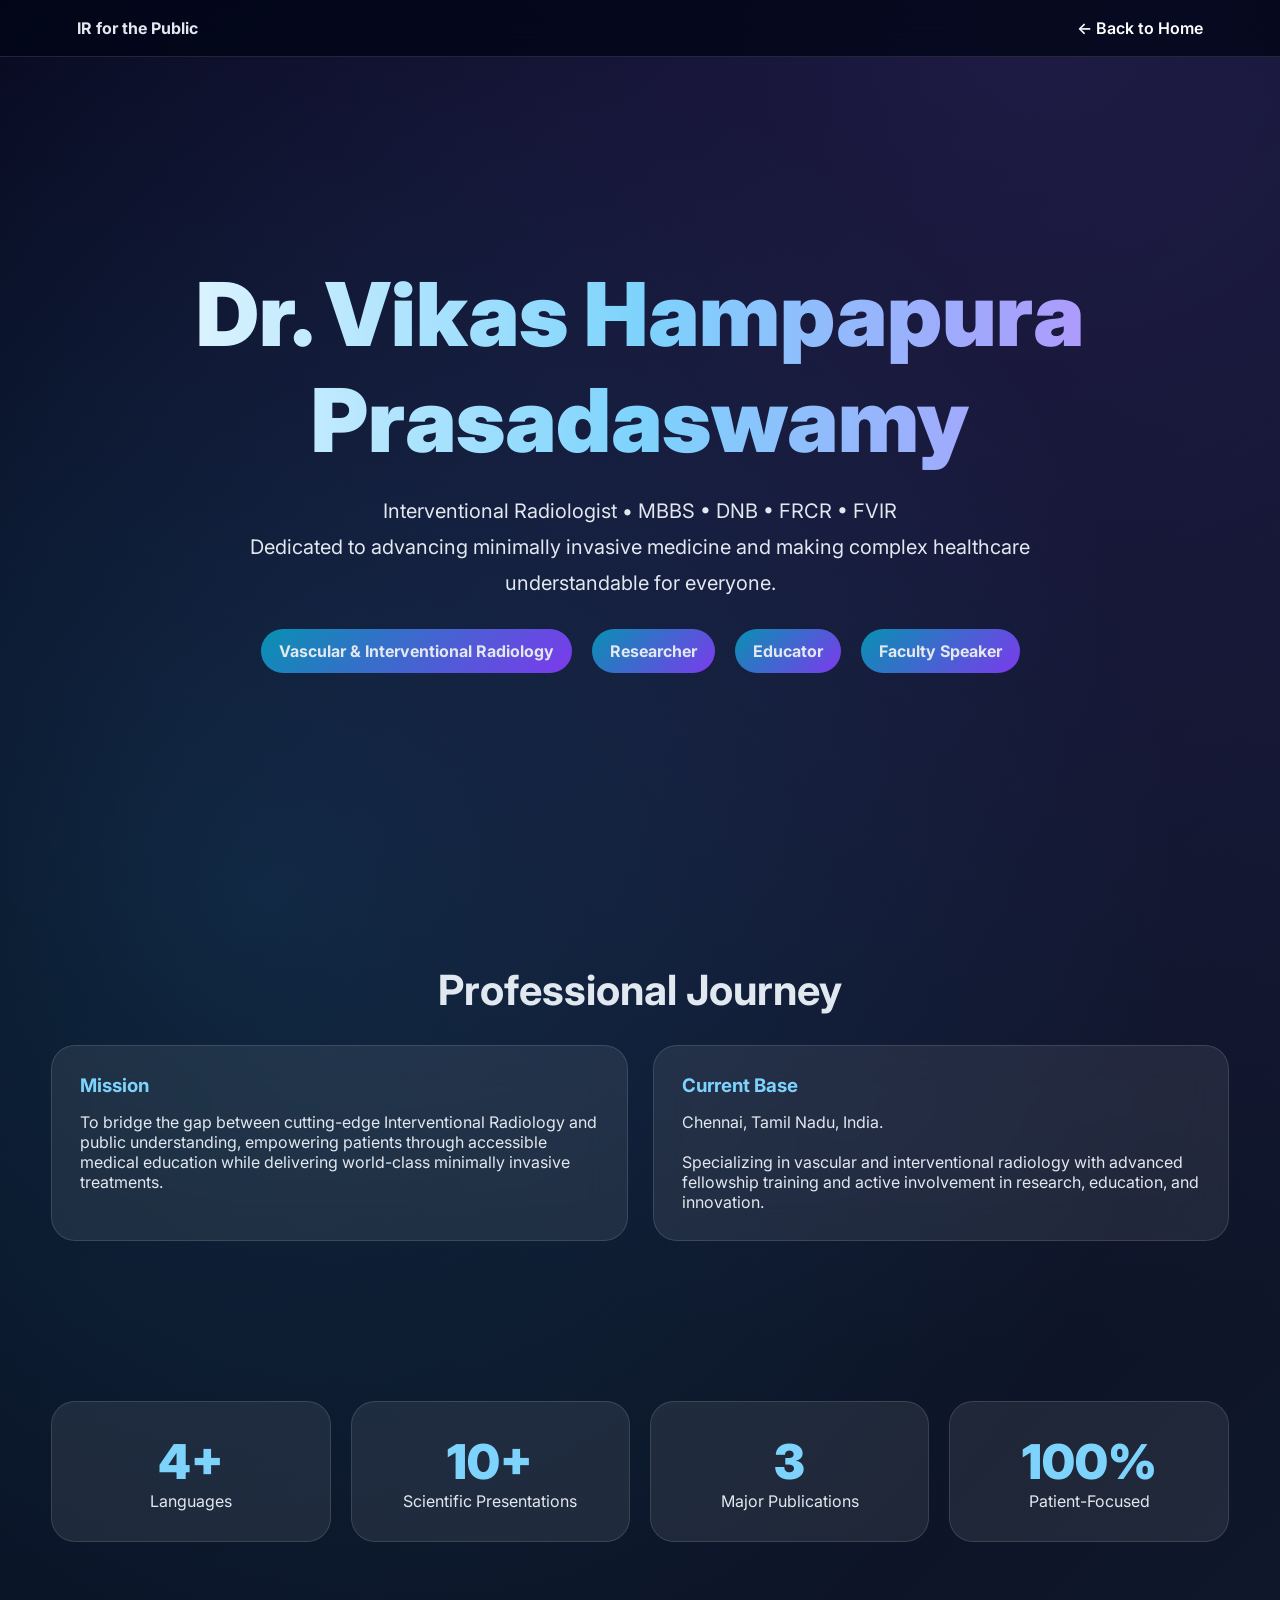
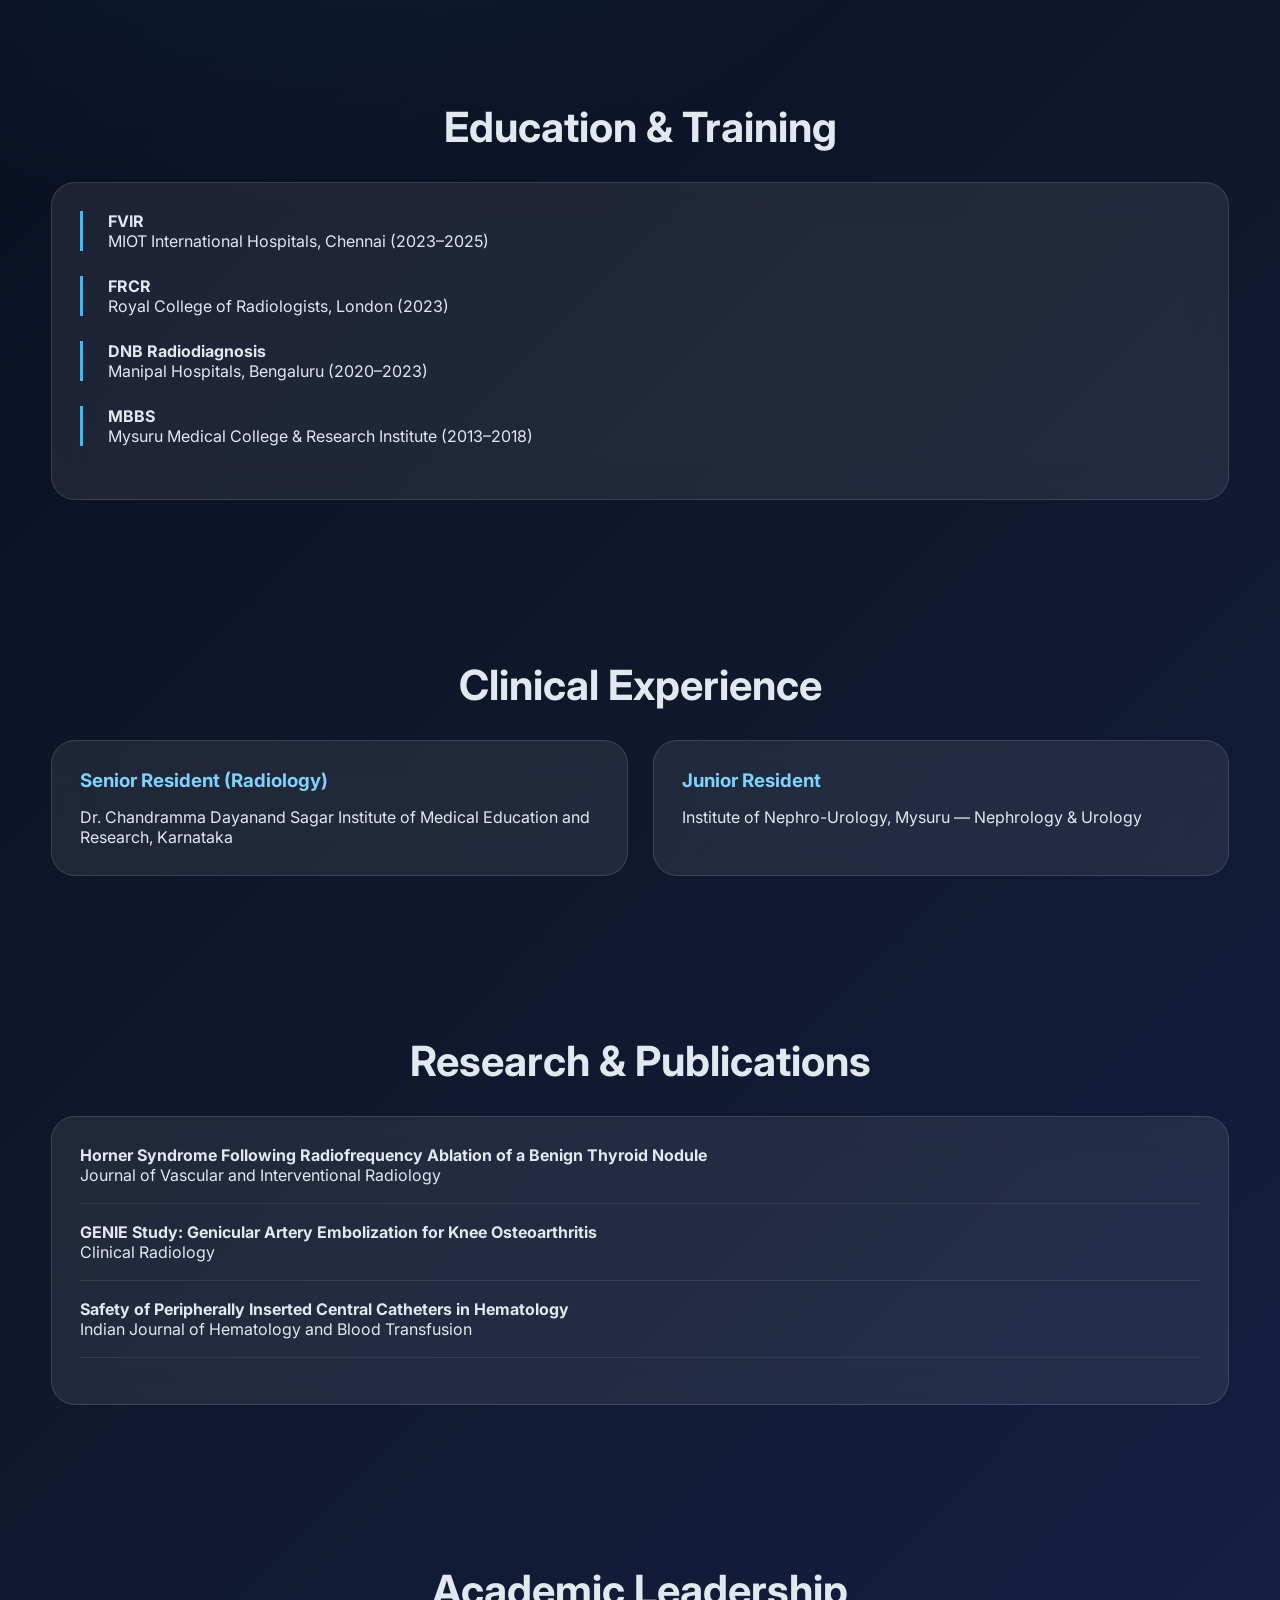
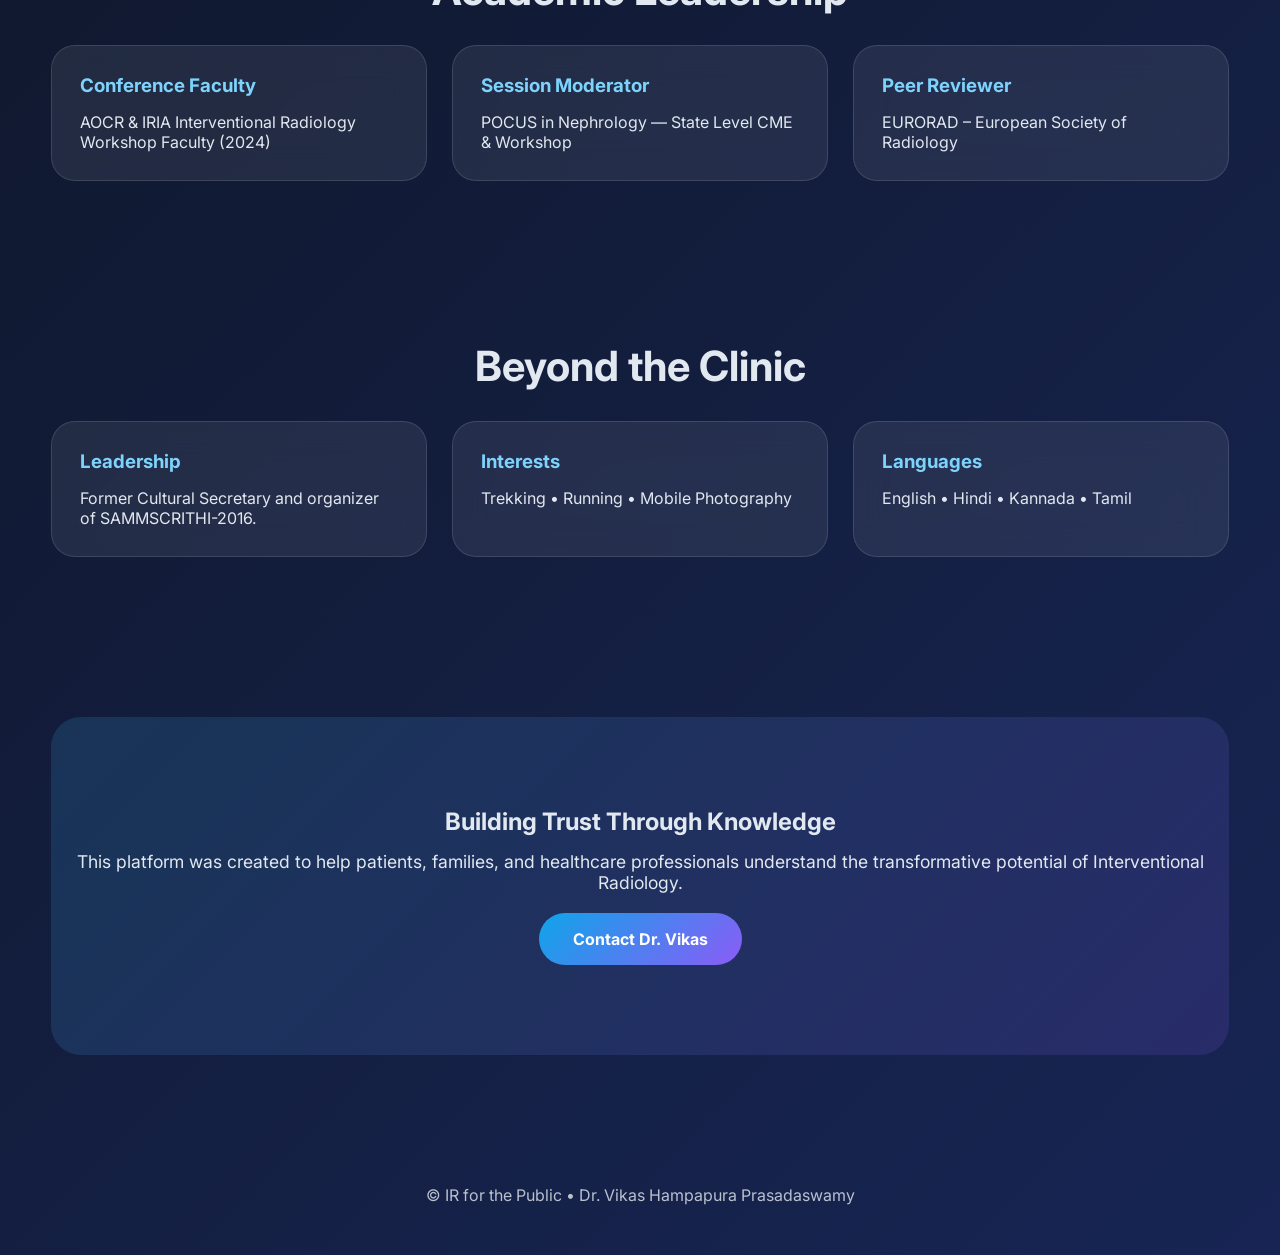
<file: about.html>
<!DOCTYPE html>
<html lang="en">
<head>
<meta charset="UTF-8">
<meta name="viewport" content="width=device-width, initial-scale=1.0">
<title>About Dr. Vikas Hampapura Prasadaswamy</title>
  <!-- Google tag (gtag.js) -->
<script async src="https://www.googletagmanager.com/gtag/js?id=G-JE3NZVPZE4"></script>
<script>
  window.dataLayer = window.dataLayer || [];
  function gtag(){dataLayer.push(arguments);}
  gtag('js', new Date());

  gtag('config', 'G-JE3NZVPZE4');
</script>
<link href="https://fonts.googleapis.com/css2?family=Inter:wght@300;400;500;600;700;800;900&display=swap" rel="stylesheet">
<style>
:root{
--bg:#020617;
--card:rgba(255,255,255,.08);
--border:rgba(255,255,255,.12);
--accent:#38bdf8;
--accent2:#8b5cf6;
--text:#e2e8f0;
}
*{margin:0;padding:0;box-sizing:border-box}
html{scroll-behavior:smooth}
body{
font-family:Inter,sans-serif;
background:
radial-gradient(circle at 20% 20%,rgba(56,189,248,.15),transparent 25%),
radial-gradient(circle at 80% 0%,rgba(139,92,246,.18),transparent 30%),
linear-gradient(135deg,#020617,#0f172a,#172554);
color:var(--text);
}
.nav{
position:sticky;top:0;z-index:999;
display:flex;justify-content:space-between;align-items:center;
padding:18px 6%;
background:rgba(2,6,23,.8);
backdrop-filter:blur(16px);
border-bottom:1px solid var(--border);
}
.nav a{color:white;text-decoration:none;font-weight:600}
.hero{
min-height:92vh;
display:flex;align-items:center;justify-content:center;
text-align:center;padding:80px 20px;
}
.hero h1{
font-size:clamp(3rem,7vw,5.5rem);
font-weight:900;
background:linear-gradient(90deg,#fff,#7dd3fc,#c084fc);
-webkit-background-clip:text;
-webkit-text-fill-color:transparent;
}
.hero p{font-size:1.25rem;max-width:850px;margin:20px auto;line-height:1.8}
.badges span{
display:inline-block;
padding:12px 18px;
margin:8px;
border-radius:999px;
background:linear-gradient(135deg,#0891b2,#7c3aed);
font-weight:700;
}
.container{width:min(1300px,92%);margin:auto}
.section{padding:80px 0}
.section-title{
font-size:2.6rem;
margin-bottom:30px;
text-align:center;
}
.grid{
display:grid;
grid-template-columns:repeat(auto-fit,minmax(320px,1fr));
gap:25px;
}
.card{
background:var(--card);
border:1px solid var(--border);
border-radius:24px;
padding:28px;
backdrop-filter:blur(18px);
transition:.35s;
}
.card:hover{transform:translateY(-10px)}
.card h3{color:#7dd3fc;margin-bottom:15px}
.timeline .item{
padding-left:25px;
border-left:3px solid var(--accent);
margin-bottom:25px;
}
.pub{
margin-bottom:18px;
padding-bottom:18px;
border-bottom:1px solid rgba(255,255,255,.08);
}
.stats{
display:grid;
grid-template-columns:repeat(auto-fit,minmax(220px,1fr));
gap:20px;
}
.stat{
text-align:center;
padding:30px;
border-radius:24px;
background:var(--card);
border:1px solid var(--border);
}
.stat .num{font-size:3rem;font-weight:900;color:#7dd3fc}
.cta{
text-align:center;
padding:90px 20px;
background:linear-gradient(135deg,rgba(56,189,248,.15),rgba(139,92,246,.15));
border-radius:30px;
}
.button{
display:inline-block;
padding:16px 34px;
border-radius:999px;
text-decoration:none;
background:linear-gradient(135deg,#0ea5e9,#8b5cf6);
color:white;
font-weight:700;
margin-top:20px;
}
footer{text-align:center;padding:50px 20px;opacity:.8}
</style>
</head>
<body>

<nav class="nav">
<div><strong>IR for the Public</strong></div>
<a href="index.html">← Back to Home</a>
</nav>

<section class="hero">
<div>
<h1>Dr. Vikas Hampapura Prasadaswamy</h1>
<p>
Interventional Radiologist • MBBS • DNB • FRCR • FVIR<br>
Dedicated to advancing minimally invasive medicine and making complex healthcare understandable for everyone.
</p>
<div class="badges">
<span>Vascular & Interventional Radiology</span>
<span>Researcher</span>
<span>Educator</span>
<span>Faculty Speaker</span>
</div>
</div>
</section>

<div class="container">

<section class="section">
<h2 class="section-title">Professional Journey</h2>
<div class="grid">
<div class="card">
<h3>Mission</h3>
<p>
To bridge the gap between cutting-edge Interventional Radiology and public understanding, empowering patients through accessible medical education while delivering world-class minimally invasive treatments.
</p>
</div>

<div class="card">
<h3>Current Base</h3>
<p>
Chennai, Tamil Nadu, India.<br><br>
Specializing in vascular and interventional radiology with advanced fellowship training and active involvement in research, education, and innovation.
</p>
</div>
</div>
</section>

<section class="section">
<div class="stats">
<div class="stat"><div class="num">4+</div>Languages</div>
<div class="stat"><div class="num">10+</div>Scientific Presentations</div>
<div class="stat"><div class="num">3</div>Major Publications</div>
<div class="stat"><div class="num">100%</div>Patient-Focused</div>
</div>
</section>

<section class="section">
<h2 class="section-title">Education & Training</h2>
<div class="card timeline">
<div class="item"><strong>FVIR</strong><br>MIOT International Hospitals, Chennai (2023–2025)</div>
<div class="item"><strong>FRCR</strong><br>Royal College of Radiologists, London (2023)</div>
<div class="item"><strong>DNB Radiodiagnosis</strong><br>Manipal Hospitals, Bengaluru (2020–2023)</div>
<div class="item"><strong>MBBS</strong><br>Mysuru Medical College & Research Institute (2013–2018)</div>
</div>
</section>

<section class="section">
<h2 class="section-title">Clinical Experience</h2>
<div class="grid">
<div class="card">
<h3>Senior Resident (Radiology)</h3>
<p>Dr. Chandramma Dayanand Sagar Institute of Medical Education and Research, Karnataka</p>
</div>
<div class="card">
<h3>Junior Resident</h3>
<p>Institute of Nephro-Urology, Mysuru — Nephrology & Urology</p>
</div>
</div>
</section>

<section class="section">
<h2 class="section-title">Research & Publications</h2>
<div class="card">
<div class="pub"><strong>Horner Syndrome Following Radiofrequency Ablation of a Benign Thyroid Nodule</strong><br>Journal of Vascular and Interventional Radiology</div>
<div class="pub"><strong>GENIE Study: Genicular Artery Embolization for Knee Osteoarthritis</strong><br>Clinical Radiology</div>
<div class="pub"><strong>Safety of Peripherally Inserted Central Catheters in Hematology</strong><br>Indian Journal of Hematology and Blood Transfusion</div>
</div>
</section>

<section class="section">
<h2 class="section-title">Academic Leadership</h2>
<div class="grid">
<div class="card">
<h3>Conference Faculty</h3>
<p>AOCR & IRIA Interventional Radiology Workshop Faculty (2024)</p>
</div>
<div class="card">
<h3>Session Moderator</h3>
<p>POCUS in Nephrology — State Level CME & Workshop</p>
</div>
<div class="card">
<h3>Peer Reviewer</h3>
<p>EURORAD – European Society of Radiology</p>
</div>
</div>
</section>

<section class="section">
<h2 class="section-title">Beyond the Clinic</h2>
<div class="grid">
<div class="card">
<h3>Leadership</h3>
<p>Former Cultural Secretary and organizer of SAMMSCRITHI-2016.</p>
</div>
<div class="card">
<h3>Interests</h3>
<p>Trekking • Running • Mobile Photography</p>
</div>
<div class="card">
<h3>Languages</h3>
<p>English • Hindi • Kannada • Tamil</p>
</div>
</div>
</section>

<section class="section">
<div class="cta">
<h2>Building Trust Through Knowledge</h2>
<p style="margin-top:15px;font-size:1.1rem">
This platform was created to help patients, families, and healthcare professionals understand the transformative potential of Interventional Radiology.
</p>
<a class="button" href="mailto:drvikashpir@gmail.com">Contact Dr. Vikas</a>
</div>
</section>

</div>

<footer>
© IR for the Public • Dr. Vikas Hampapura Prasadaswamy
</footer>

</body>
</html>
</file>
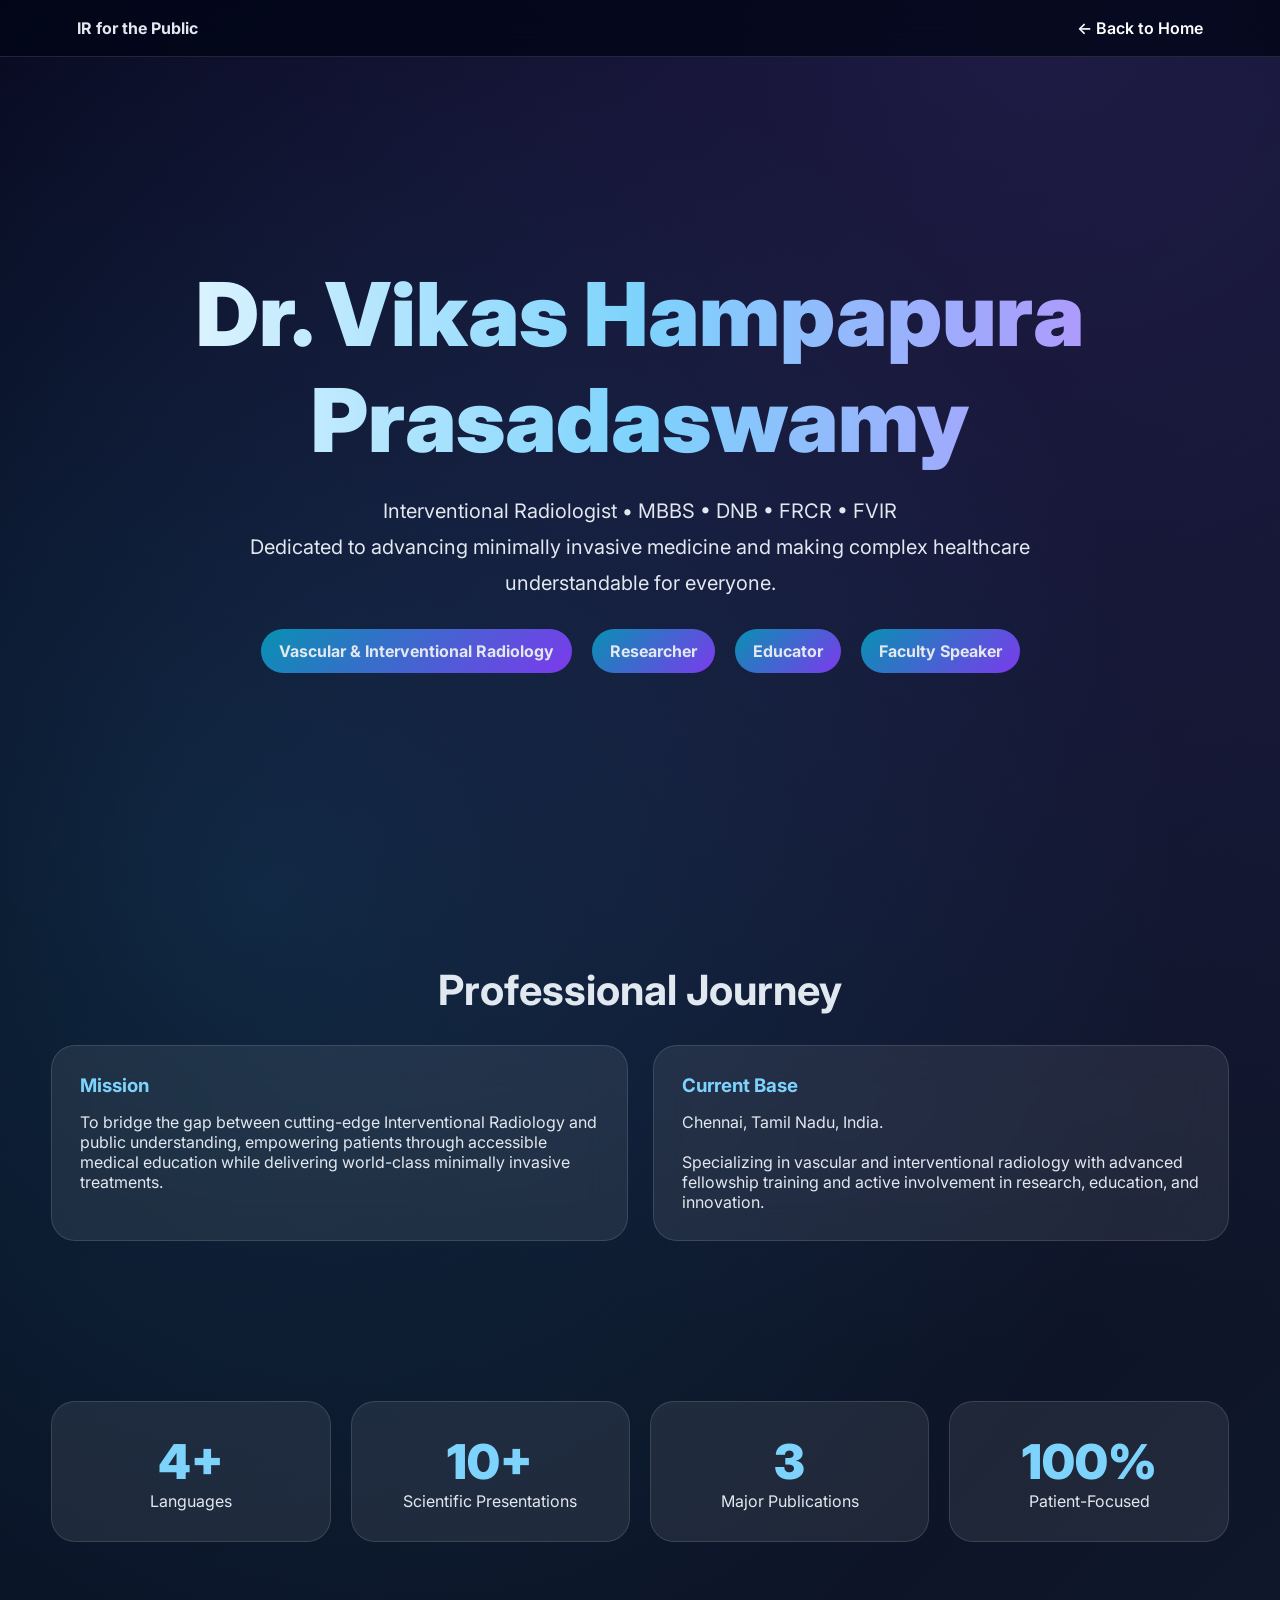
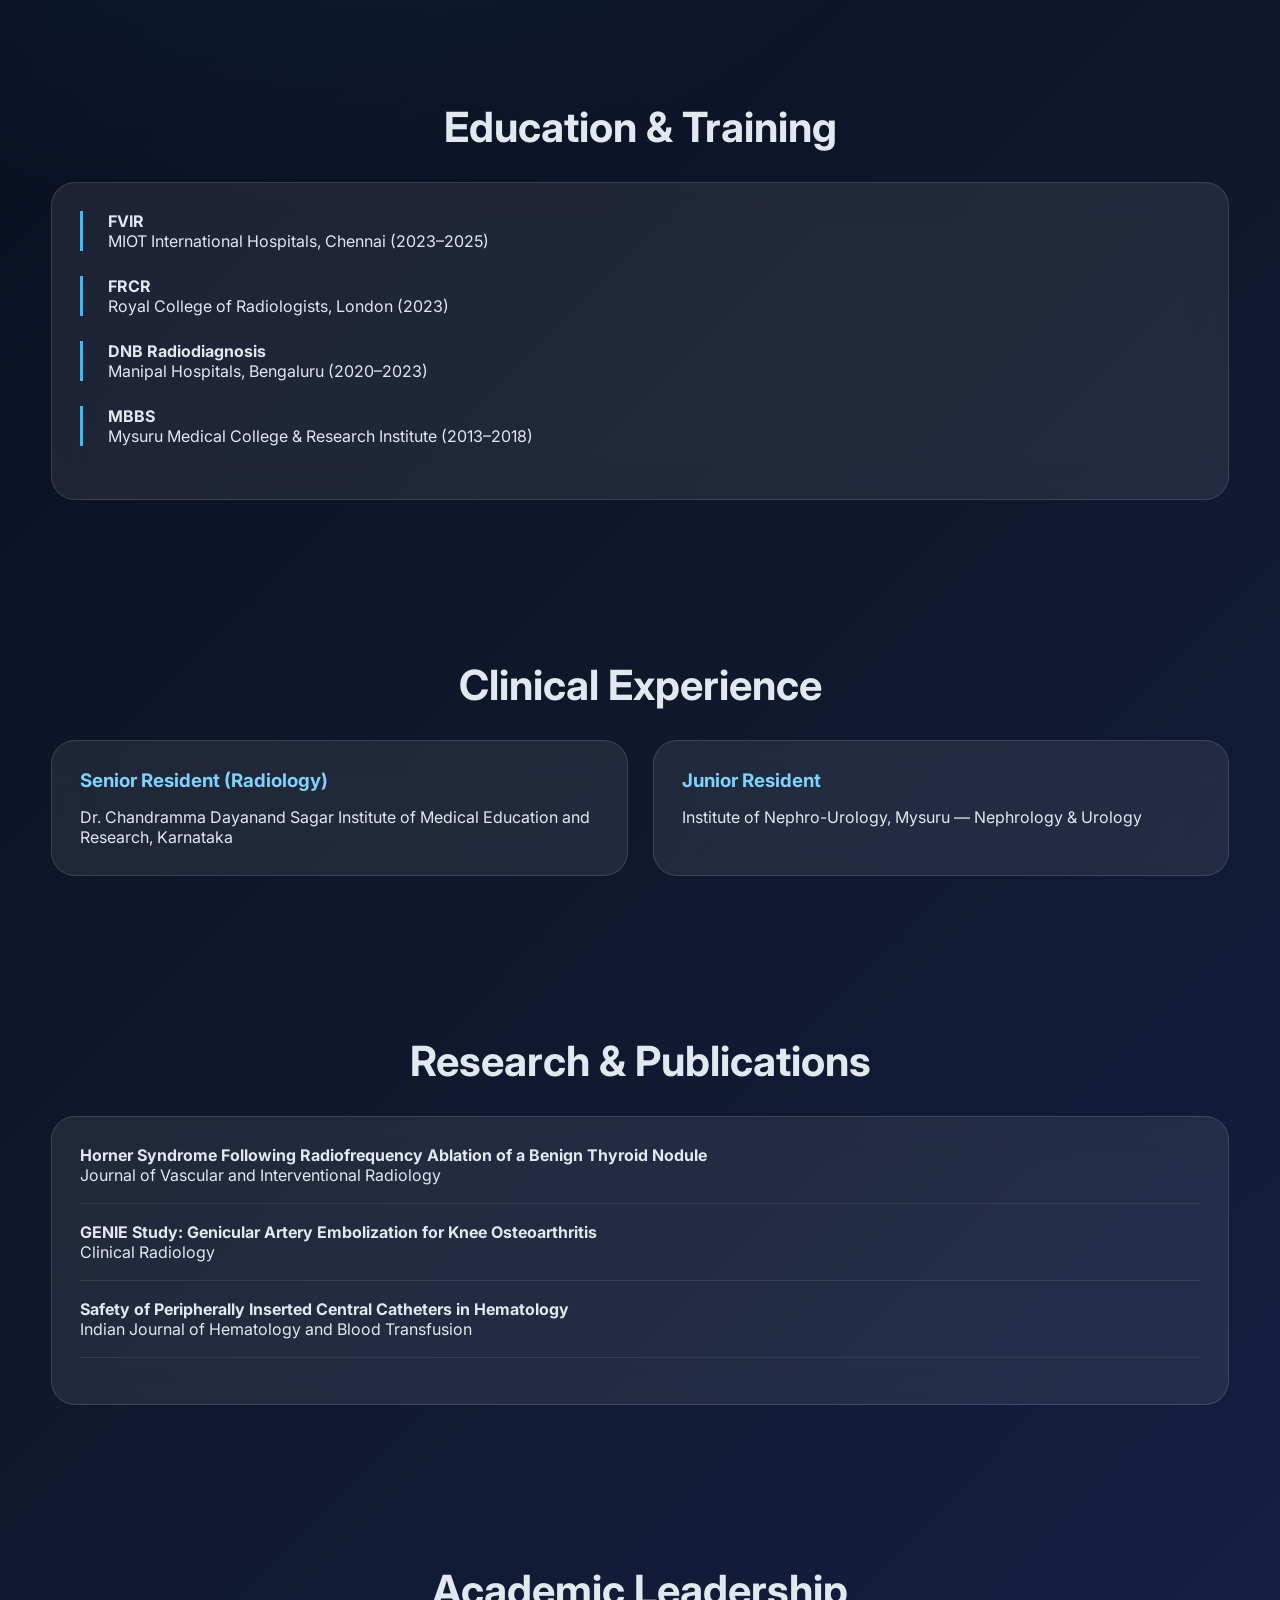
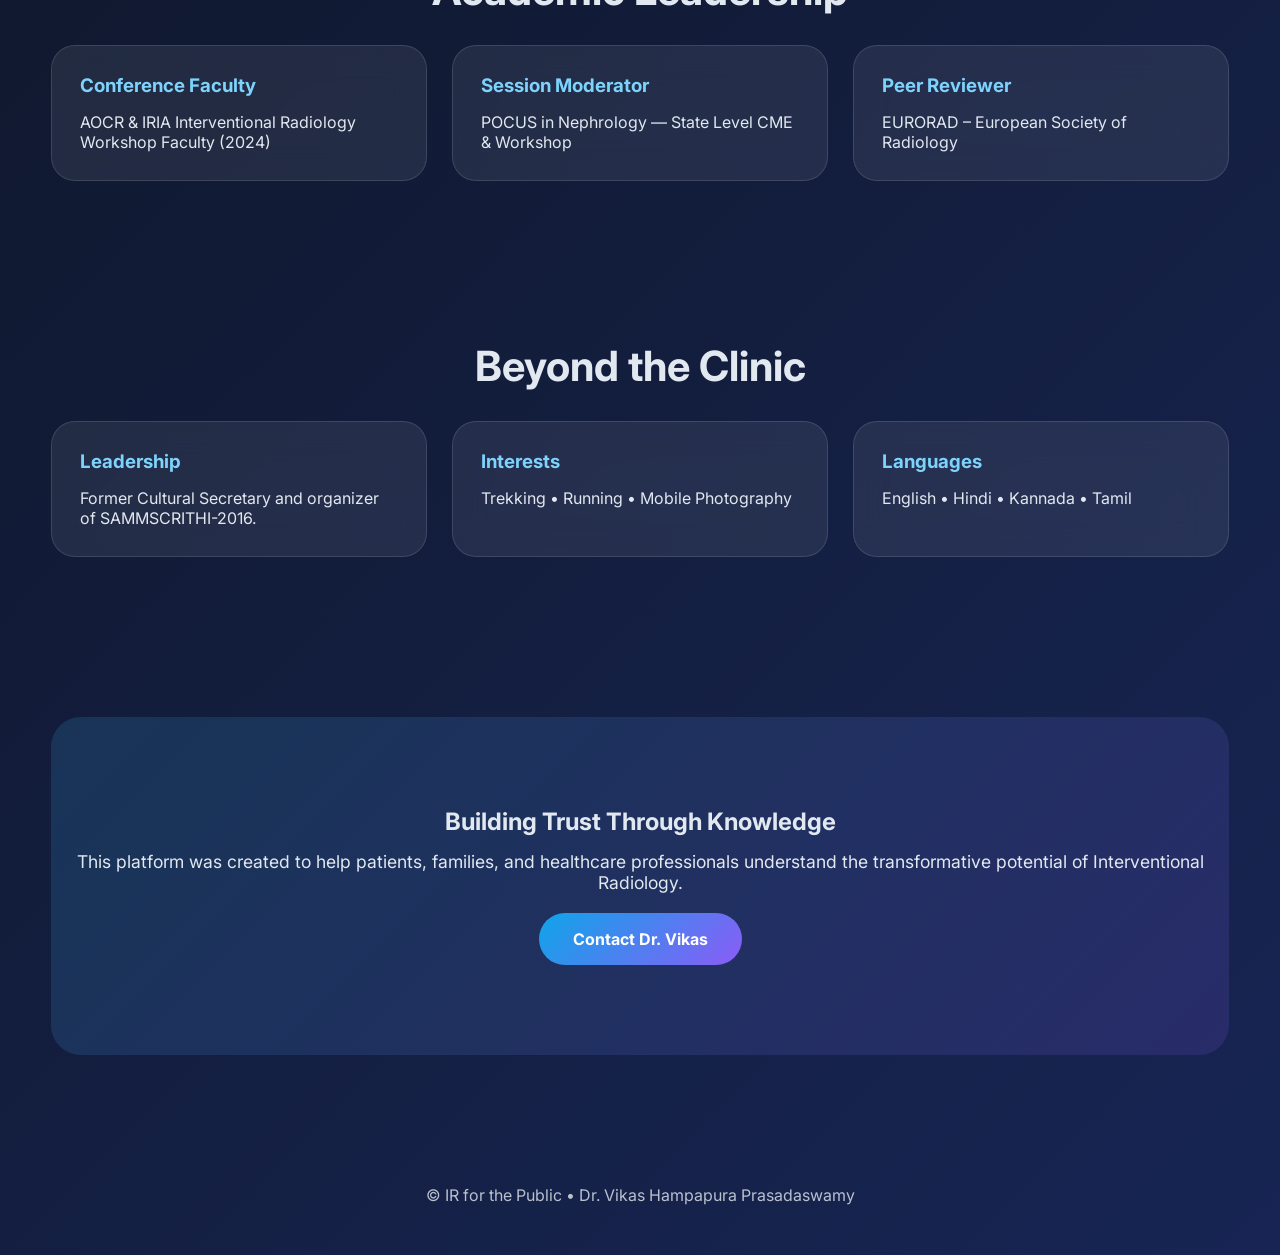
<file: about.html.html>
<!DOCTYPE html>
<html lang="en">
<head>
<meta charset="UTF-8">
<meta name="viewport" content="width=device-width, initial-scale=1.0">
<title>About Dr. Vikas Hampapura Prasadaswamy</title>
<link href="https://fonts.googleapis.com/css2?family=Inter:wght@300;400;500;600;700;800;900&display=swap" rel="stylesheet">
<style>
:root{
--bg:#020617;
--card:rgba(255,255,255,.08);
--border:rgba(255,255,255,.12);
--accent:#38bdf8;
--accent2:#8b5cf6;
--text:#e2e8f0;
}
*{margin:0;padding:0;box-sizing:border-box}
html{scroll-behavior:smooth}
body{
font-family:Inter,sans-serif;
background:
radial-gradient(circle at 20% 20%,rgba(56,189,248,.15),transparent 25%),
radial-gradient(circle at 80% 0%,rgba(139,92,246,.18),transparent 30%),
linear-gradient(135deg,#020617,#0f172a,#172554);
color:var(--text);
}
.nav{
position:sticky;top:0;z-index:999;
display:flex;justify-content:space-between;align-items:center;
padding:18px 6%;
background:rgba(2,6,23,.8);
backdrop-filter:blur(16px);
border-bottom:1px solid var(--border);
}
.nav a{color:white;text-decoration:none;font-weight:600}
.hero{
min-height:92vh;
display:flex;align-items:center;justify-content:center;
text-align:center;padding:80px 20px;
}
.hero h1{
font-size:clamp(3rem,7vw,5.5rem);
font-weight:900;
background:linear-gradient(90deg,#fff,#7dd3fc,#c084fc);
-webkit-background-clip:text;
-webkit-text-fill-color:transparent;
}
.hero p{font-size:1.25rem;max-width:850px;margin:20px auto;line-height:1.8}
.badges span{
display:inline-block;
padding:12px 18px;
margin:8px;
border-radius:999px;
background:linear-gradient(135deg,#0891b2,#7c3aed);
font-weight:700;
}
.container{width:min(1300px,92%);margin:auto}
.section{padding:80px 0}
.section-title{
font-size:2.6rem;
margin-bottom:30px;
text-align:center;
}
.grid{
display:grid;
grid-template-columns:repeat(auto-fit,minmax(320px,1fr));
gap:25px;
}
.card{
background:var(--card);
border:1px solid var(--border);
border-radius:24px;
padding:28px;
backdrop-filter:blur(18px);
transition:.35s;
}
.card:hover{transform:translateY(-10px)}
.card h3{color:#7dd3fc;margin-bottom:15px}
.timeline .item{
padding-left:25px;
border-left:3px solid var(--accent);
margin-bottom:25px;
}
.pub{
margin-bottom:18px;
padding-bottom:18px;
border-bottom:1px solid rgba(255,255,255,.08);
}
.stats{
display:grid;
grid-template-columns:repeat(auto-fit,minmax(220px,1fr));
gap:20px;
}
.stat{
text-align:center;
padding:30px;
border-radius:24px;
background:var(--card);
border:1px solid var(--border);
}
.stat .num{font-size:3rem;font-weight:900;color:#7dd3fc}
.cta{
text-align:center;
padding:90px 20px;
background:linear-gradient(135deg,rgba(56,189,248,.15),rgba(139,92,246,.15));
border-radius:30px;
}
.button{
display:inline-block;
padding:16px 34px;
border-radius:999px;
text-decoration:none;
background:linear-gradient(135deg,#0ea5e9,#8b5cf6);
color:white;
font-weight:700;
margin-top:20px;
}
footer{text-align:center;padding:50px 20px;opacity:.8}
</style>
</head>
<body>

<nav class="nav">
<div><strong>IR for the Public</strong></div>
<a href="index.html">← Back to Home</a>
</nav>

<section class="hero">
<div>
<h1>Dr. Vikas Hampapura Prasadaswamy</h1>
<p>
Interventional Radiologist • MBBS • DNB • FRCR • FVIR<br>
Dedicated to advancing minimally invasive medicine and making complex healthcare understandable for everyone.
</p>
<div class="badges">
<span>Vascular & Interventional Radiology</span>
<span>Researcher</span>
<span>Educator</span>
<span>Faculty Speaker</span>
</div>
</div>
</section>

<div class="container">

<section class="section">
<h2 class="section-title">Professional Journey</h2>
<div class="grid">
<div class="card">
<h3>Mission</h3>
<p>
To bridge the gap between cutting-edge Interventional Radiology and public understanding, empowering patients through accessible medical education while delivering world-class minimally invasive treatments.
</p>
</div>

<div class="card">
<h3>Current Base</h3>
<p>
Chennai, Tamil Nadu, India.<br><br>
Specializing in vascular and interventional radiology with advanced fellowship training and active involvement in research, education, and innovation.
</p>
</div>
</div>
</section>

<section class="section">
<div class="stats">
<div class="stat"><div class="num">4+</div>Languages</div>
<div class="stat"><div class="num">10+</div>Scientific Presentations</div>
<div class="stat"><div class="num">3</div>Major Publications</div>
<div class="stat"><div class="num">100%</div>Patient-Focused</div>
</div>
</section>

<section class="section">
<h2 class="section-title">Education & Training</h2>
<div class="card timeline">
<div class="item"><strong>FVIR</strong><br>MIOT International Hospitals, Chennai (2023–2025)</div>
<div class="item"><strong>FRCR</strong><br>Royal College of Radiologists, London (2023)</div>
<div class="item"><strong>DNB Radiodiagnosis</strong><br>Manipal Hospitals, Bengaluru (2020–2023)</div>
<div class="item"><strong>MBBS</strong><br>Mysuru Medical College & Research Institute (2013–2018)</div>
</div>
</section>

<section class="section">
<h2 class="section-title">Clinical Experience</h2>
<div class="grid">
<div class="card">
<h3>Senior Resident (Radiology)</h3>
<p>Dr. Chandramma Dayanand Sagar Institute of Medical Education and Research, Karnataka</p>
</div>
<div class="card">
<h3>Junior Resident</h3>
<p>Institute of Nephro-Urology, Mysuru — Nephrology & Urology</p>
</div>
</div>
</section>

<section class="section">
<h2 class="section-title">Research & Publications</h2>
<div class="card">
<div class="pub"><strong>Horner Syndrome Following Radiofrequency Ablation of a Benign Thyroid Nodule</strong><br>Journal of Vascular and Interventional Radiology</div>
<div class="pub"><strong>GENIE Study: Genicular Artery Embolization for Knee Osteoarthritis</strong><br>Clinical Radiology</div>
<div class="pub"><strong>Safety of Peripherally Inserted Central Catheters in Hematology</strong><br>Indian Journal of Hematology and Blood Transfusion</div>
</div>
</section>

<section class="section">
<h2 class="section-title">Academic Leadership</h2>
<div class="grid">
<div class="card">
<h3>Conference Faculty</h3>
<p>AOCR & IRIA Interventional Radiology Workshop Faculty (2024)</p>
</div>
<div class="card">
<h3>Session Moderator</h3>
<p>POCUS in Nephrology — State Level CME & Workshop</p>
</div>
<div class="card">
<h3>Peer Reviewer</h3>
<p>EURORAD – European Society of Radiology</p>
</div>
</div>
</section>

<section class="section">
<h2 class="section-title">Beyond the Clinic</h2>
<div class="grid">
<div class="card">
<h3>Leadership</h3>
<p>Former Cultural Secretary and organizer of SAMMSCRITHI-2016.</p>
</div>
<div class="card">
<h3>Interests</h3>
<p>Trekking • Running • Mobile Photography</p>
</div>
<div class="card">
<h3>Languages</h3>
<p>English • Hindi • Kannada • Tamil</p>
</div>
</div>
</section>

<section class="section">
<div class="cta">
<h2>Building Trust Through Knowledge</h2>
<p style="margin-top:15px;font-size:1.1rem">
This platform was created to help patients, families, and healthcare professionals understand the transformative potential of Interventional Radiology.
</p>
<a class="button" href="mailto:drvikashpir@gmail.com">Contact Dr. Vikas</a>
</div>
</section>

</div>

<footer>
© IR for the Public • Dr. Vikas Hampapura Prasadaswamy
</footer>

</body>
</html>
</file>
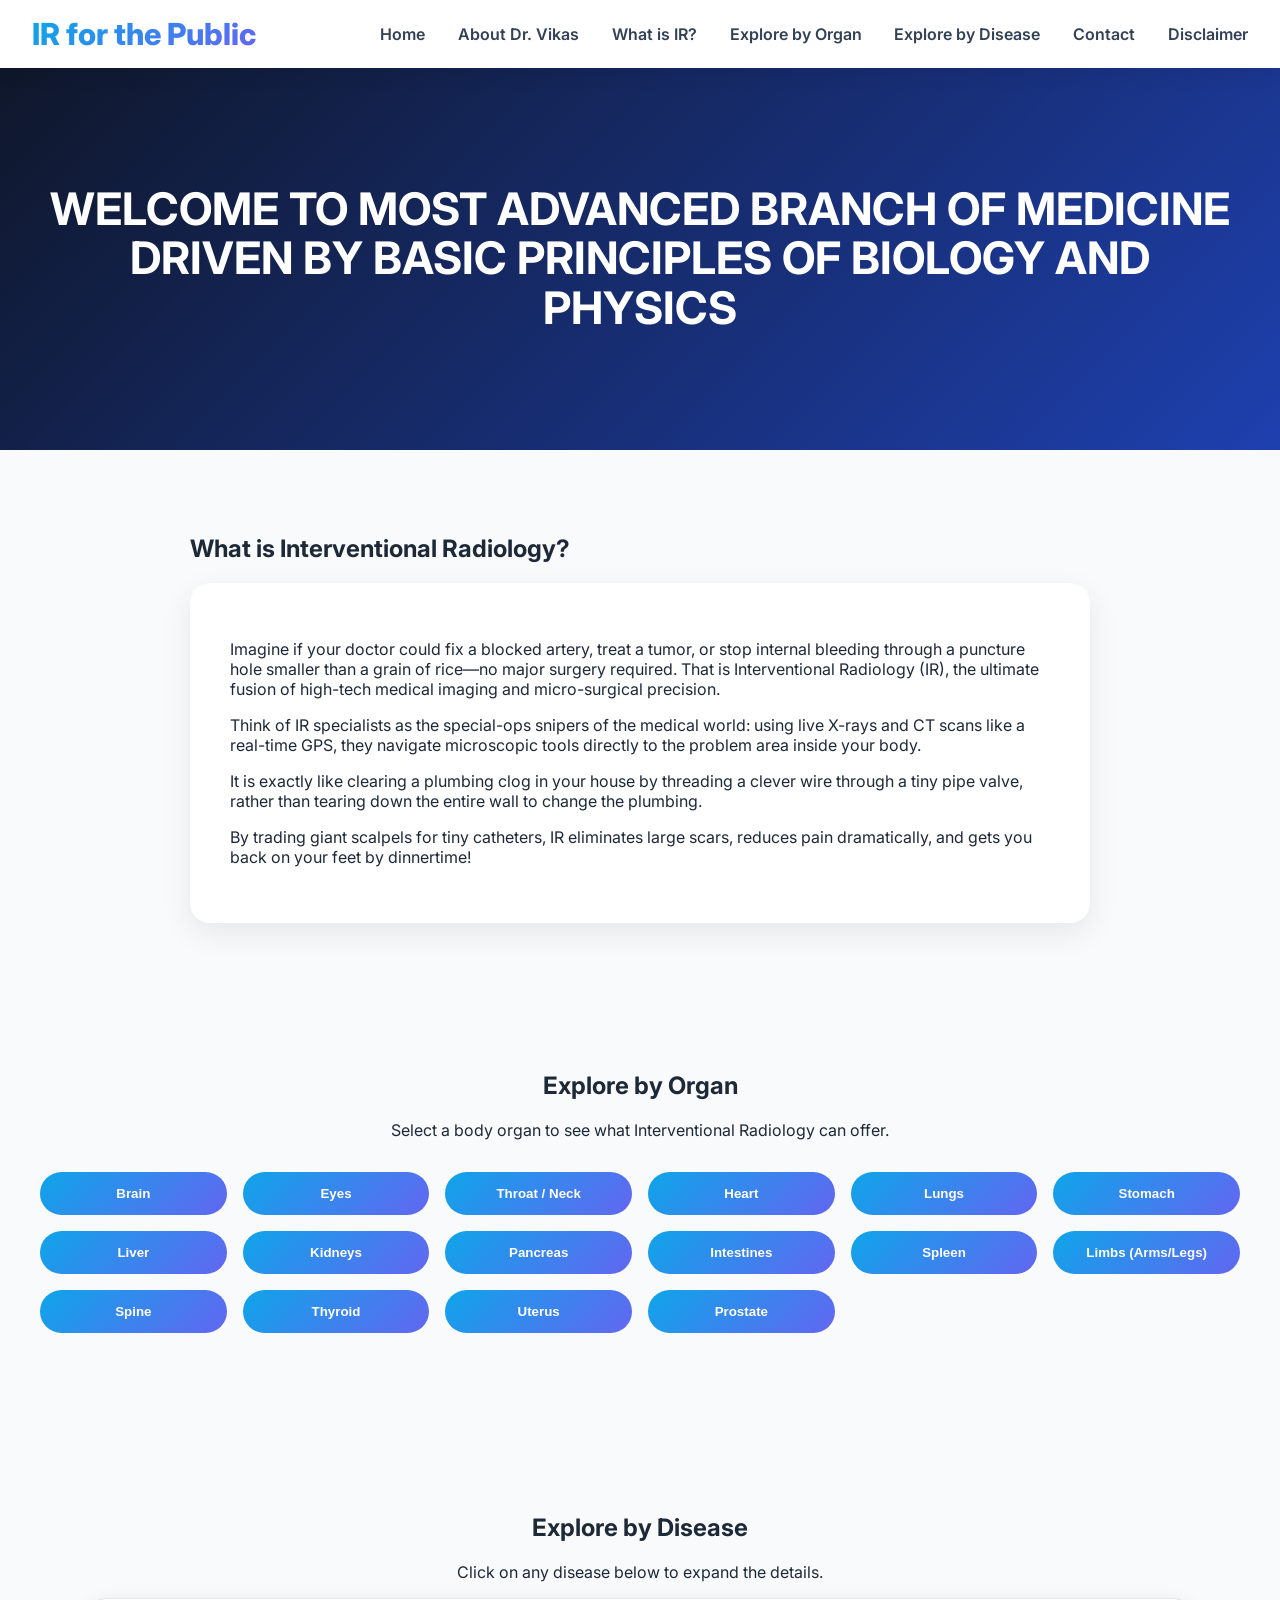
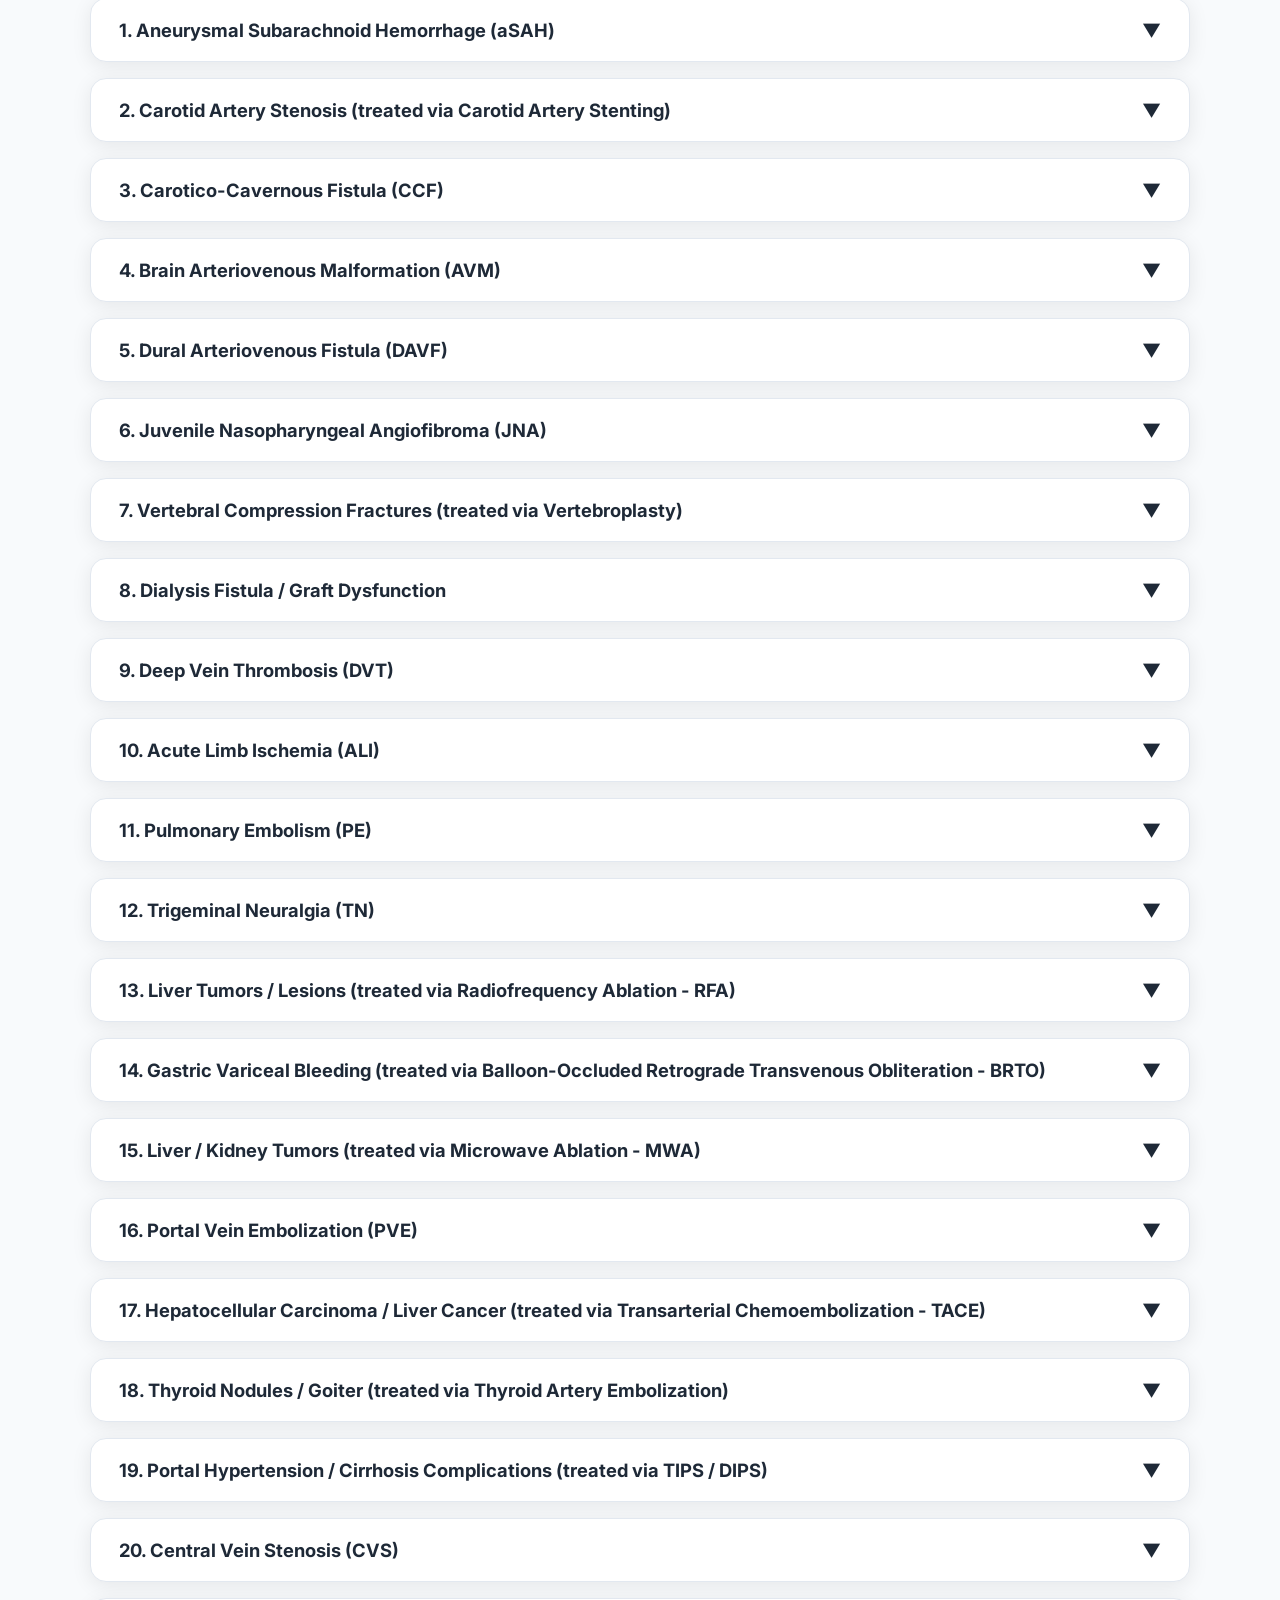
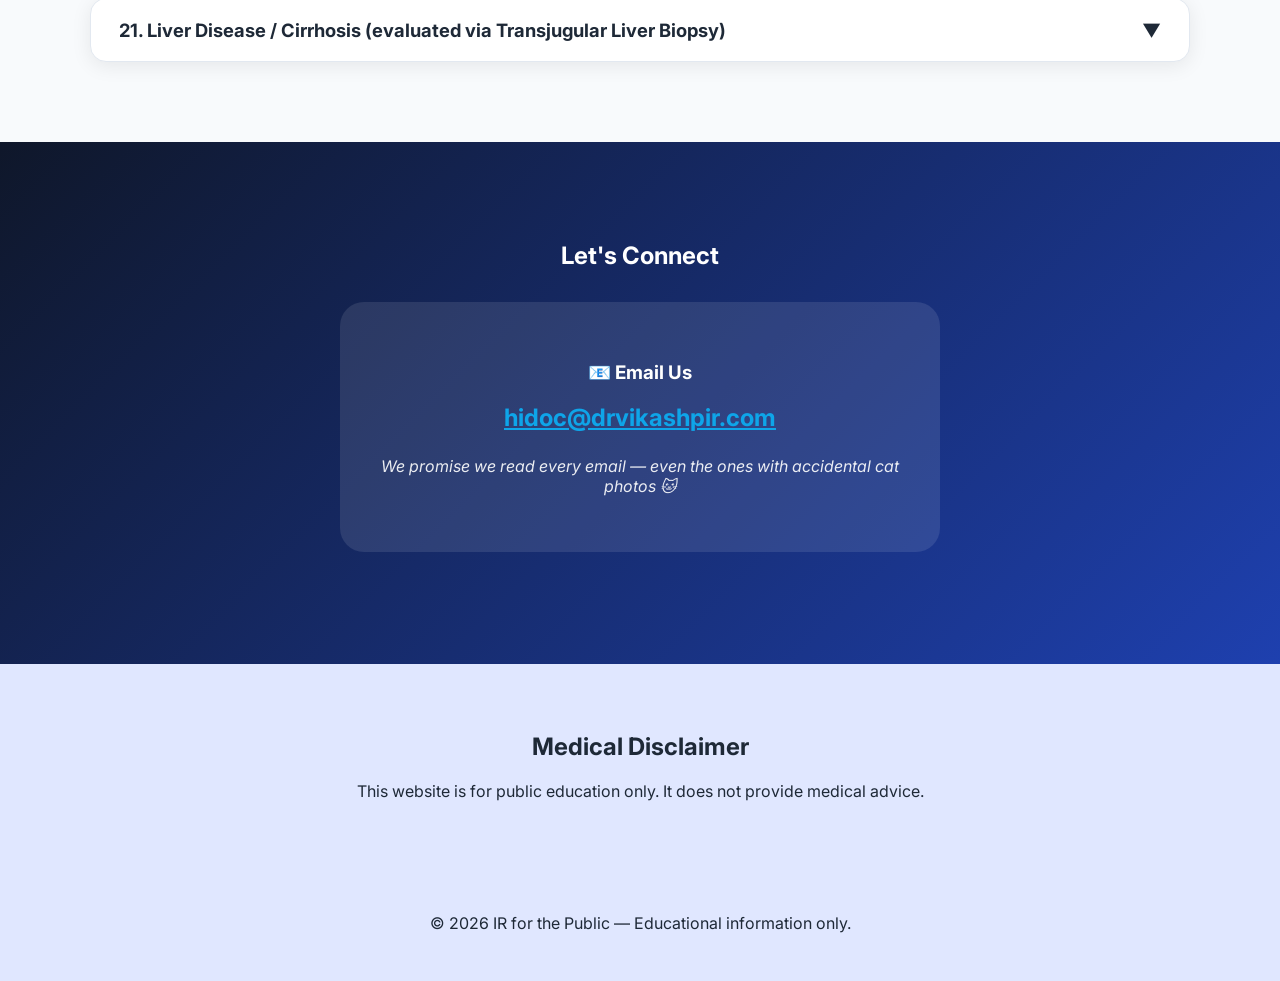
<file: index.html.html>
<!DOCTYPE html>
<html lang="en">
<head>
  <meta charset="UTF-8" />
  <meta name="viewport" content="width=device-width, initial-scale=1.0" />
  <title>IR for the Public | Interventional Radiology Explained</title>
  <link href="https://fonts.googleapis.com/css2?family=Inter:wght@400;500;600;700&display=swap" rel="stylesheet">
  <style>
    :root {
      --gradient: linear-gradient(135deg, #0f172a, #1e40af);
      --accent: #0ea5e9;
      --gradient-accent: linear-gradient(135deg, #0ea5e9, #6366f1);
    }
    body { font-family: 'Inter', system-ui, sans-serif; background: #f8fafc; color: #1e2937; margin: 0; }
    .site-header { background: white; box-shadow: 0 4px 20px rgba(0,0,0,0.08); padding: 1rem 2rem; display: flex; justify-content: space-between; align-items: center; position: sticky; top: 0; z-index: 100; }
    .logo { font-weight: 800; font-size: 1.9rem; background: var(--gradient-accent); -webkit-background-clip: text; -webkit-text-fill-color: transparent; }
    nav a { margin-left: 1.8rem; text-decoration: none; color: #334155; font-weight: 600; }
    nav a:hover { color: var(--accent); }
    
    .hero { background: var(--gradient); color: white; padding: 5rem 2rem; text-align: center; }
    .primary-button { background: var(--gradient-accent); color: white; padding: 16px 36px; border: none; border-radius: 50px; font-weight: 700; font-size: 1.05rem; cursor: pointer; transition: all 0.3s ease; text-decoration: none; display: inline-block; box-shadow: 0 10px 25px rgba(14, 165, 233, 0.35); }
    .primary-button:hover { transform: translateY(-4px); }
    .secondary-button { background: transparent; color: white; padding: 16px 36px; border: 2px solid white; border-radius: 50px; font-weight: 600; }
    .secondary-button:hover { background: white; color: #0f172a; }
    
    .button-grid { display: grid; grid-template-columns: repeat(auto-fit, minmax(180px, 1fr)); gap: 1rem; margin: 2rem 0; }
    .button-grid button { background: var(--gradient-accent); color: white; border: none; padding: 14px 20px; border-radius: 50px; font-weight: 600; cursor: pointer; transition: all 0.3s ease; }
    .button-grid button:hover { transform: translateY(-3px) scale(1.03); }
    
    .procedure-card { background: white; border-radius: 20px; padding: 2rem; margin: 1.2rem 0; box-shadow: 0 10px 30px rgba(0,0,0,0.08); }
    
    details { background: white; border-radius: 16px; margin: 1rem 0; box-shadow: 0 4px 20px rgba(0,0,0,0.08); border: 1px solid #e2e8f0; }
    details summary { padding: 1.25rem 1.75rem; font-weight: 700; cursor: pointer; list-style: none; display: flex; justify-content: space-between; font-size: 1.15rem; }
    details summary::after { content: "▼"; transition: transform 0.3s; }
    details[open] summary::after { transform: rotate(180deg); }
    details p { padding: 0 1.75rem 1rem; margin: 0; line-height: 1.7; }
    
    .hidden { display: none !important; }
    #contact { background: var(--gradient); color: white; padding: 5rem 2rem; text-align: center; }
    .contact-card { max-width: 520px; margin: 2rem auto; background: rgba(255,255,255,0.1); padding: 2.5rem; border-radius: 24px; }
    .funny-note { font-style: italic; margin-top: 1.5rem; opacity: 0.9; }
  </style>
</head>
<body>

  <!-- Header -->
  <header class="site-header">
    <div class="logo">IR for the Public</div>
    <nav>
      <a href="#home">Home</a>
      <a href="about.html">About Dr. Vikas</a>
      <a href="#about">What is IR?</a>
      <a href="#explore">Explore by Organ</a>
      <a href="#disease-explore">Explore by Disease</a>
      <a href="#contact">Contact</a>
      <a href="#disclaimer">Disclaimer</a>
    </nav>
  </header>

  <main>

    <!-- Hero -->
    <section id="home" class="hero">
      <div>
        <h1 style="font-size:2.8rem; line-height:1.1;">
          WELCOME TO MOST ADVANCED BRANCH OF MEDICINE<br>
          DRIVEN BY BASIC PRINCIPLES OF BIOLOGY AND PHYSICS
        </h1>
      </div>
    </section>

    <!-- What is IR -->
    <section id="about" style="padding:4rem 2rem; max-width:900px; margin:0 auto;">
      <h2>What is Interventional Radiology?</h2>
      <div style="background:white; padding:2.5rem; border-radius:20px; box-shadow:0 10px 30px rgba(0,0,0,0.08);">
        <p>Imagine if your doctor could fix a blocked artery, treat a tumor, or stop internal bleeding through a puncture hole smaller than a grain of rice—no major surgery required. That is Interventional Radiology (IR), the ultimate fusion of high-tech medical imaging and micro-surgical precision.</p>
        <p>Think of IR specialists as the special-ops snipers of the medical world: using live X-rays and CT scans like a real-time GPS, they navigate microscopic tools directly to the problem area inside your body.</p>
        <p>It is exactly like clearing a plumbing clog in your house by threading a clever wire through a tiny pipe valve, rather than tearing down the entire wall to change the plumbing.</p>
        <p>By trading giant scalpels for tiny catheters, IR eliminates large scars, reduces pain dramatically, and gets you back on your feet by dinnertime!</p>
      </div>
    </section>

    <!-- Explore by Organ -->
    <section id="explore" style="padding:4rem 2rem; max-width:1200px; margin:0 auto;">
      <h2 style="text-align:center;">Explore by Organ</h2>
      <p style="text-align:center;">Select a body organ to see what Interventional Radiology can offer.</p>

      <div class="button-grid">
        <button onclick="selectOrgan('Brain')">Brain</button>
        <button onclick="selectOrgan('Eyes')">Eyes</button>
        <button onclick="selectOrgan('Throat/Neck')">Throat / Neck</button>
        <button onclick="selectOrgan('Heart')">Heart</button>
        <button onclick="selectOrgan('Lungs')">Lungs</button>
        <button onclick="selectOrgan('Stomach')">Stomach</button>
        <button onclick="selectOrgan('Liver')">Liver</button>
        <button onclick="selectOrgan('Kidneys')">Kidneys</button>
        <button onclick="selectOrgan('Pancreas')">Pancreas</button>
        <button onclick="selectOrgan('Intestines')">Intestines</button>
        <button onclick="selectOrgan('Spleen')">Spleen</button>
        <button onclick="selectOrgan('Limbs')">Limbs (Arms/Legs)</button>
        <button onclick="selectOrgan('Spine')">Spine</button>
        <button onclick="selectOrgan('Thyroid')">Thyroid</button>
        <button onclick="selectOrgan('Uterus')">Uterus</button>
        <button onclick="selectOrgan('Prostate')">Prostate</button>
      </div>

      <div id="conditionSection" class="hidden" style="text-align:center; margin-top:2rem;">
        <h3>What would you like to learn about?</h3>
        <div class="button-grid" style="max-width:700px; margin:1.5rem auto;">
          <button onclick="selectCondition('clot')">Blood Clot</button>
          <button onclick="selectCondition('bleeding')">Bleeding</button>
          <button onclick="selectCondition('tumor')">Tumor</button>
        </div>
      </div>

      <div id="resultsSection" class="hidden">
        <h2 id="resultsTitle" style="text-align:center;"></h2>
        <div id="resultsContainer"></div>
        <div style="text-align:center; margin-top:2rem;">
          <button onclick="resetExplorer()" class="secondary-button">← Choose Another Organ</button>
        </div>
      </div>
    </section>

    <!-- Explore by Disease - ALL 21 DISEASES (FULL CONTENT) -->
    <section id="disease-explore" style="padding:4rem 2rem; max-width:1100px; margin:0 auto;">
      <h2 style="text-align:center;">Explore by Disease</h2>
      <p style="text-align:center;">Click on any disease below to expand the details.</p>

      <!-- 1 -->
      <details><summary>1. Aneurysmal Subarachnoid Hemorrhage (aSAH)</summary>
        <p><strong>1. What is Aneurysmal Subarachnoid Hemorrhage (aSAH)?</strong><br>Aneurysmal subarachnoid hemorrhage is a life-threatening bleed into the space surrounding the brain caused by the rupture of a brain aneurysm (a weakened bulging spot in an artery wall).</p>
        <p><strong>2. How common is it?</strong><br>aSAH affects about 6–16 people per 100,000 annually worldwide. It accounts for roughly 5–10% of all strokes and is more common in women and people aged 40–60.</p>
        <p><strong>3. What are the symptoms?</strong><br>Sudden, severe “thunderclap” headache (worst headache of life), neck stiffness, nausea/vomiting, sensitivity to light, loss of consciousness, seizures, or focal neurological deficits.</p>
        <p><strong>4. What are the causes?</strong><br>Rupture of a saccular aneurysm (often at arterial branch points). Risk factors include smoking, hypertension, family history, connective tissue disorders, and heavy alcohol use.</p>
        <p><strong>5. Why is proper diagnosis important?</strong><br>Early CT or lumbar puncture confirms the bleed; CTA/MRA/DSA identifies the aneurysm. Delayed diagnosis increases risk of re-bleeding, hydrocephalus, and vasospasm, which can cause stroke or death.</p>
        <p><strong>6. Complications if left untreated</strong><br>Re-bleeding (often fatal), hydrocephalus, cerebral vasospasm leading to delayed cerebral ischemia, seizures, and long-term cognitive or physical disability.</p>
        <p><strong>7. How will treatment benefit me?</strong><br>Securing the aneurysm prevents re-bleeding, allows management of complications, and improves survival and functional recovery when performed early at a high-volume center.</p>
        <p><strong>8. Treatment options</strong><br>Endovascular coiling (preferred for most aneurysms), Surgical clipping, Supportive care (blood pressure control, nimodipine, seizure prophylaxis), Endovascular treatment of vasospasm if needed.</p>
        <p><strong>9. How should I prepare for the procedure?</strong><br>NPO (nothing by mouth) after midnight, blood work, medication review (especially antiplatelets/anticoagulants), and transfer to a neurovascular center. The procedure is usually done urgently.</p>
        <p><strong>10. The Procedure: Endovascular Coiling for aSAH – what to expect</strong><br>Under general anesthesia, a catheter is inserted via the groin (or wrist), navigated to the aneurysm under X-ray/DSA guidance, and platinum coils are deployed to pack the aneurysm sac. Procedure typically takes 2–4 hours.</p>
        <p><strong>11. What are the risks?</strong><br>Stroke, aneurysm rupture during procedure, coil migration, groin hematoma, contrast reaction, infection, and radiation exposure. Re-treatment may be needed in some cases.</p>
        <p><strong>12. What should I expect after the procedure?</strong><br>ICU monitoring (often several days), possible external ventricular drain, gradual mobilization, follow-up angiography, and rehabilitation. Hospital stay varies from days to weeks.</p>
        <p><strong>13. When should I contact my doctor?</strong><br>Sudden severe headache, worsening neurological symptoms, fever, seizure, severe neck pain, or signs of infection at the access site.</p>
        <p><strong>14. Conclusion</strong><br>Endovascular coiling is a minimally invasive, effective way to secure a ruptured aneurysm and is the first-line treatment for most patients with aSAH when performed promptly by experienced teams.</p>
      </details>

      <!-- 2 -->
      <details><summary>2. Carotid Artery Stenosis (treated via Carotid Artery Stenting)</summary>
        <p><strong>1. What is Carotid Artery Stenosis?</strong><br>Narrowing of the carotid arteries in the neck due to plaque buildup, which reduces blood flow to the brain and raises stroke risk.</p>
        <p><strong>2. How common is it?</strong><br>Affects millions of adults; significant stenosis (&gt;50–70%) is found in ~2–7% of people over 65, higher in those with cardiovascular risk factors.</p>
        <p><strong>3. What are the symptoms?</strong><br>Often asymptomatic (“silent”). When symptomatic: transient ischemic attack (TIA), stroke symptoms (weakness, speech difficulty, vision loss), or carotid bruit on exam.</p>
        <p><strong>4. What are the causes?</strong><br>Atherosclerosis (plaque from cholesterol, smoking, hypertension, diabetes). Other causes include fibromuscular dysplasia or radiation.</p>
        <p><strong>5. Why is proper diagnosis important?</strong><br>Duplex ultrasound, CTA, or MRA quantify stenosis severity and plaque characteristics. Accurate diagnosis guides medical vs. procedural therapy to prevent stroke.</p>
        <p><strong>6. Complications if left untreated</strong><br>Ischemic stroke, TIA, or death from large-vessel occlusion.</p>
        <p><strong>7. How will treatment benefit me?</strong><br>Restores adequate blood flow, significantly reduces future stroke risk (especially when combined with optimal medical therapy), and is less invasive than open surgery for many patients.</p>
        <p><strong>8. Treatment options</strong><br>Best medical therapy (antiplatelets, statins, blood pressure control, lifestyle), Carotid endarterectomy (surgery), Carotid artery stenting (CAS) – minimally invasive endovascular option.</p>
        <p><strong>9. How should I prepare for the procedure?</strong><br>NPO status, blood work, hold blood thinners per protocol, neurological baseline exam, and dual antiplatelet loading (aspirin + clopidogrel).</p>
        <p><strong>10. The Procedure: Carotid Artery Stenting – what to expect</strong><br>Usually under local anesthesia with sedation. Catheter via groin or wrist, embolic protection device deployed, balloon angioplasty, and self-expanding stent placement under fluoroscopy. Takes 1–2 hours.</p>
        <p><strong>11. What are the risks?</strong><br>Stroke/TIA (lower with modern embolic protection), bradycardia, hypotension, groin complications, restenosis, and contrast nephropathy.</p>
        <p><strong>12. What should I expect after the procedure?</strong><br>4–6 hours bed rest, overnight observation, neurological checks, gradual return to activity, and lifelong antiplatelet therapy plus risk factor management.</p>
        <p><strong>13. When should I contact my doctor?</strong><br>Sudden weakness, speech/vision changes, severe headache, groin swelling/bleeding, or fever.</p>
        <p><strong>14. Conclusion</strong><br>Carotid artery stenting is a safe, effective, minimally invasive alternative to surgery for appropriate patients, dramatically lowering stroke risk when combined with medical therapy.</p>
      </details>

      <!-- 3 -->
      <details><summary>3. Carotico-Cavernous Fistula (CCF)</summary>
        <p><strong>1. What is Carotico-Cavernous Fistula (CCF)?</strong><br>An abnormal direct connection between the carotid artery (or its branches) and the cavernous sinus venous plexus, causing high-flow shunting.</p>
        <p><strong>2. How common is it?</strong><br>Rare; direct (high-flow) type often traumatic; indirect (low-flow) type more common in older adults, especially postmenopausal women.</p>
        <p><strong>3. What are the symptoms?</strong><br>Pulsatile proptosis (bulging eye), chemosis (red eye), diplopia, orbital bruit, headache, vision loss, or cranial nerve palsies.</p>
        <p><strong>4. What are the causes?</strong><br>Trauma (direct type), spontaneous (indirect type from hypertension or vascular fragility).</p>
        <p><strong>5. Why is proper diagnosis important?</strong><br>CTA, MRA, or DSA confirms the fistula type and drainage pattern. Proper classification guides the safest embolization route and prevents vision loss or intracranial hemorrhage.</p>
        <p><strong>6. Complications if left untreated</strong><br>Vision loss, glaucoma, intracranial hemorrhage, cerebral venous hypertension, or stroke.</p>
        <p><strong>7. How will treatment benefit me?</strong><br>Endovascular embolization cures or controls the fistula in most cases, relieves symptoms, and preserves vision and neurological function.</p>
        <p><strong>8. Treatment options</strong><br>Conservative observation (some indirect low-flow), Endovascular embolization (transarterial, transvenous, or combined) – gold standard, Rarely surgery or radiosurgery.</p>
        <p><strong>9. How should I prepare for the procedure?</strong><br>NPO, blood work, medication review, and baseline ophthalmologic and neurological evaluation.</p>
        <p><strong>10. The Procedure: Endovascular Embolization for CCF – what to expect</strong><br>Under general anesthesia, catheters via groin (arterial and/or venous), coils, liquid embolics, or stents deployed to close the fistula while preserving carotid flow. Duration 2–4 hours.</p>
        <p><strong>11. What are the risks?</strong><br>Stroke, cranial nerve injury, incomplete closure, access-site complications, and radiation exposure.</p>
        <p><strong>12. What should I expect after the procedure?</strong><br>ICU or step-down monitoring, gradual symptom improvement over days to weeks, follow-up angiography, and eye care as needed.</p>
        <p><strong>13. When should I contact my doctor?</strong><br>Worsening vision, severe headache, new neurological deficits, or access-site problems.</p>
        <p><strong>14. Conclusion</strong><br>Endovascular embolization is the mainstay, highly effective treatment for CCF, offering excellent outcomes with a minimally invasive approach.</p>
      </details>

      <!-- 4 -->
      <details><summary>4. Brain Arteriovenous Malformation (AVM)</summary>
        <p><strong>1. What is Brain Arteriovenous Malformation (AVM)?</strong><br>A congenital tangle of abnormal blood vessels (arteries connected directly to veins) in the brain that bypasses the capillary bed, creating a high-flow shunt that can rupture and cause bleeding.</p>
        <p><strong>2. How common is it?</strong><br>Occurs in approximately 15 per 100,000 people; most are diagnosed between ages 20–40. They account for about 2% of all strokes.</p>
        <p><strong>3. What are the symptoms?</strong><br>Often asymptomatic until rupture. When symptomatic: sudden severe headache, seizure, focal weakness, speech difficulty, vision changes, or progressive neurological deficits.</p>
        <p><strong>4. What are the causes?</strong><br>Congenital (present at birth). Rarely acquired after trauma or radiation. Risk of rupture increases with size, deep location, and certain venous drainage patterns.</p>
        <p><strong>5. Why is proper diagnosis important?</strong><br>DSA (digital subtraction angiography) is the gold standard. MRI/MRA and CT help define size, location, and associated aneurysms. Accurate Spetzler-Martin grading guides safe treatment planning and prevents hemorrhage.</p>
        <p><strong>6. Complications if left untreated</strong><br>Intracranial hemorrhage (most serious), seizures, progressive neurological deficit, hydrocephalus, and death.</p>
        <p><strong>7. How will treatment benefit me?</strong><br>Complete obliteration eliminates future bleeding risk, controls seizures, and preserves neurological function when achieved safely.</p>
        <p><strong>8. Treatment options</strong><br>Observation (small, unruptured, low-risk), Endovascular embolization (often staged, using liquid embolics), Microsurgical resection, Stereotactic radiosurgery (Gamma Knife, etc.), Combination therapy.</p>
        <p><strong>9. How should I prepare for the procedure?</strong><br>NPO status, blood work, medication review (hold anticoagulants/antiplatelets), baseline neurological exam, and possible steroid premedication.</p>
        <p><strong>10. The Procedure: Endovascular Embolization for Brain AVM – what to expect</strong><br>Under general anesthesia, catheters are advanced via the groin into cerebral arteries under X-ray guidance. Liquid embolic agents (Onyx, glue) are injected to occlude feeding arteries and the nidus. Sessions may last 2–6 hours; multiple staged procedures are common.</p>
        <p><strong>11. What are the risks?</strong><br>Stroke, hemorrhage during embolization, catheter-related complications, incomplete obliteration, radiation exposure, and neurological deficits.</p>
        <p><strong>12. What should I expect after the procedure?</strong><br>ICU monitoring, serial neurological exams, possible steroids for swelling, follow-up angiography in 1–3 months, and gradual return to activity.</p>
        <p><strong>13. When should I contact my doctor?</strong><br>Sudden headache, seizure, new weakness, vision changes, or access-site bleeding.</p>
        <p><strong>14. Conclusion</strong><br>Endovascular embolization is a key minimally invasive tool that can cure or significantly reduce the risk of AVM rupture when performed by experienced neurointerventional teams.</p>
      </details>

      <!-- 5 -->
      <details><summary>5. Dural Arteriovenous Fistula (DAVF)</summary>
        <p><strong>1. What is Dural Arteriovenous Fistula (DAVF)?</strong><br>An acquired abnormal connection between dural arteries and dural venous sinuses or cortical veins, causing high-pressure shunting.</p>
        <p><strong>2. How common is it?</strong><br>Rare; accounts for 10–15% of intracranial arteriovenous shunts. More common in adults &gt;50 years.</p>
        <p><strong>3. What are the symptoms?</strong><br>Pulsatile tinnitus, headache, seizure, progressive neurological deficits, or signs of intracranial hypertension/hemorrhage.</p>
        <p><strong>4. What are the causes?</strong><br>Often idiopathic or secondary to sinus thrombosis, trauma, surgery, or infection.</p>
        <p><strong>5. Why is proper diagnosis important?</strong><br>DSA is essential to classify drainage pattern (Borden/Cognard). Aggressive drainage into cortical veins carries high hemorrhage risk and requires prompt treatment.</p>
        <p><strong>6. Complications if left untreated</strong><br>Intracranial hemorrhage, venous infarction, seizures, and progressive neurological decline.</p>
        <p><strong>7. How will treatment benefit me?</strong><br>Endovascular cure or disconnection of the shunt eliminates bleeding risk and relieves symptoms.</p>
        <p><strong>8. Treatment options</strong><br>Observation (benign drainage), Endovascular embolization (transarterial, transvenous, or combined) – preferred, Surgery or radiosurgery in selected cases.</p>
        <p><strong>9. How should I prepare for the procedure?</strong><br>NPO, blood work, medication review, and neurological baseline.</p>
        <p><strong>10. The Procedure: Endovascular Embolization for DAVF – what to expect</strong><br>General anesthesia; arterial and/or venous access via groin. Coils, liquid embolics, or stents used to disconnect the fistula under fluoroscopy. Duration 2–5 hours.</p>
        <p><strong>11. What are the risks?</strong><br>Stroke, cranial nerve injury, incomplete closure, access complications, and radiation.</p>
        <p><strong>12. What should I expect after the procedure?</strong><br>Overnight or ICU monitoring, symptom improvement over days–weeks, follow-up angiography.</p>
        <p><strong>13. When should I contact my doctor?</strong><br>Worsening symptoms, new deficits, or access-site issues.</p>
        <p><strong>14. Conclusion</strong><br>Endovascular embolization offers high cure rates with a minimally invasive approach for most symptomatic or high-risk DAVFs.</p>
      </details>

      <!-- 6 -->
      <details><summary>6. Juvenile Nasopharyngeal Angiofibroma (JNA)</summary>
        <p><strong>1. What is Juvenile Nasopharyngeal Angiofibroma (JNA)?</strong><br>A benign but locally aggressive vascular tumor occurring almost exclusively in adolescent males, arising in the nasopharynx and extending into surrounding sinuses and skull base.</p>
        <p><strong>2. How common is it?</strong><br>Rare (0.5–1 per 100,000); almost exclusively in males aged 10–25.</p>
        <p><strong>3. What are the symptoms?</strong><br>Recurrent epistaxis, nasal obstruction, facial swelling, headache, and proptosis or cranial nerve involvement in advanced cases.</p>
        <p><strong>4. What are the causes?</strong><br>Hormonal influence (androgen-sensitive); exact etiology unclear.</p>
        <p><strong>5. Why is proper diagnosis important?</strong><br>CT and MRI define extent; DSA with embolization planning is critical before surgery to reduce blood loss.</p>
        <p><strong>6. Complications if left untreated</strong><br>Massive hemorrhage, airway obstruction, intracranial extension, and facial deformity.</p>
        <p><strong>7. How will treatment benefit me?</strong><br>Pre-operative embolization dramatically reduces intraoperative bleeding, enabling safer complete surgical resection.</p>
        <p><strong>8. Treatment options</strong><br>Endoscopic or open surgical resection (after embolization), Pre-operative endovascular embolization (main IR role), Radiation or chemotherapy in unresectable/recurrent cases.</p>
        <p><strong>9. How should I prepare for the procedure?</strong><br>NPO, blood work, type-and-cross, and ENT/neurosurgical coordination.</p>
        <p><strong>10. The Procedure: Pre-operative Embolization for JNA – what to expect</strong><br>General anesthesia; femoral access, selective catheterization of feeding arteries (usually from external carotid branches), and particle or liquid embolization. Takes 1–3 hours, performed 24–48 hours before surgery.</p>
        <p><strong>11. What are the risks?</strong><br>Stroke (rare), facial nerve injury, skin necrosis, incomplete embolization, and access complications.</p>
        <p><strong>12. What should I expect after the procedure?</strong><br>Overnight observation, possible mild facial pain/swelling, and proceeding to surgery the next day.</p>
        <p><strong>13. When should I contact my doctor?</strong><br>Severe bleeding, neurological changes, or access-site problems.</p>
        <p><strong>14. Conclusion</strong><br>Pre-operative embolization is a standard, highly effective adjunct that makes surgical removal of JNA safer and more complete.</p>
      </details>

      <!-- 7 -->
      <details><summary>7. Vertebral Compression Fractures (treated via Vertebroplasty)</summary>
        <p><strong>1. What is Vertebral Compression Fracture?</strong><br>Collapse of a vertebral body, most commonly due to osteoporosis, trauma, or tumor infiltration.</p>
        <p><strong>2. How common is it?</strong><br>Affects ~700,000 people annually in the U.S.; very common in postmenopausal women and older adults.</p>
        <p><strong>3. What are the symptoms?</strong><br>Sudden back pain (often after minor trauma), height loss, kyphosis, and limited mobility.</p>
        <p><strong>4. What are the causes?</strong><br>Osteoporosis (most common), malignancy (metastasis or myeloma), trauma, or osteonecrosis.</p>
        <p><strong>5. Why is proper diagnosis important?</strong><br>MRI distinguishes acute from chronic fractures and identifies tumor involvement. Proper patient selection maximizes pain relief from vertebroplasty/kyphoplasty.</p>
        <p><strong>6. Complications if left untreated</strong><br>Chronic pain, progressive kyphosis, reduced pulmonary function, and increased risk of subsequent fractures.</p>
        <p><strong>7. How will treatment benefit me?</strong><br>Rapid and significant pain relief, improved mobility, and stabilization of the vertebra with minimal downtime.</p>
        <p><strong>8. Treatment options</strong><br>Conservative (bracing, pain meds, physical therapy), Vertebroplasty / Kyphoplasty (cement augmentation), Surgery (in select unstable or neurologic cases).</p>
        <p><strong>9. How should I prepare for the procedure?</strong><br>NPO, blood work (coagulation), medication review, and recent imaging review.</p>
        <p><strong>10. The Procedure: Vertebroplasty – what to expect</strong><br>Local anesthesia ± sedation. Needle inserted percutaneously into the vertebral body under fluoroscopy; bone cement injected. Takes 30–60 minutes per level.</p>
        <p><strong>11. What are the risks?</strong><br>Cement leakage (usually asymptomatic), infection, bleeding, fracture of adjacent vertebrae, and rare pulmonary embolism of cement.</p>
        <p><strong>12. What should I expect after the procedure?</strong><br>4–6 hours bed rest, rapid pain improvement (often within hours), and discharge same or next day with activity as tolerated.</p>
        <p><strong>13. When should I contact my doctor?</strong><br>Severe new pain, fever, leg weakness/numbness, or signs of infection.</p>
        <p><strong>14. Conclusion</strong><br>Vertebroplasty/kyphoplasty is a safe, minimally invasive procedure that provides fast, durable pain relief for appropriately selected patients with painful vertebral compression fractures.</p>
      </details>

      <!-- 8 -->
      <details><summary>8. Dialysis Fistula / Graft Dysfunction</summary>
        <p><strong>1. What is Dialysis Fistula / Graft Dysfunction?</strong><br>Dialysis fistulas and grafts are surgically created connections between an artery and vein (or a synthetic tube) that allow repeated access for hemodialysis. Dysfunction occurs when these accesses narrow, clot, or fail to maintain adequate blood flow for effective dialysis.</p>
        <p><strong>2. How common is it?</strong><br>Very common in dialysis patients; up to 50% of fistulas/grafts require intervention within the first year due to stenosis or thrombosis.</p>
        <p><strong>3. What are the symptoms?</strong><br>Difficulty with dialysis (high pressures, poor flow), arm swelling, prolonged bleeding after needle removal, pulsatile mass, or reduced dialysis efficiency.</p>
        <p><strong>4. What are the causes?</strong><br>Neointimal hyperplasia causing stenosis, thrombosis, infection, or mechanical issues. Risk factors include diabetes, smoking, and prior access failures.</p>
        <p><strong>5. Why is proper diagnosis important?</strong><br>Ultrasound, fistulography, or angiography identifies the exact site and cause of dysfunction. Timely intervention prevents access loss and the need for temporary catheters.</p>
        <p><strong>6. Complications if left untreated</strong><br>Complete access thrombosis, infection, inadequate dialysis leading to fluid overload or toxin buildup, and loss of the access site.</p>
        <p><strong>7. How will treatment benefit me?</strong><br>Restores or improves blood flow, allows continued effective dialysis, prolongs the life of the access, and avoids more invasive surgical revisions.</p>
        <p><strong>8. Treatment options</strong><br>Observation or medical management for mild cases, Endovascular interventions (angioplasty, stenting, thrombolysis, mechanical thrombectomy) – preferred minimally invasive options, Surgical revision or new access creation.</p>
        <p><strong>9. How should I prepare for the procedure?</strong><br>NPO status, blood work (including coagulation), hold blood thinners per instructions, and inform the team of allergies or recent illnesses. Often performed as outpatient.</p>
        <p><strong>10. The Procedure: Dialysis Fistula/Graft Declotting and Interventions – what to expect</strong><br>Local anesthesia ± sedation. Ultrasound and fluoroscopy guidance. A small sheath is placed into the access, followed by angioplasty balloon, stent if needed, or devices/medications to remove or dissolve clot. Procedure usually takes 1–2 hours.</p>
        <p><strong>11. What are the risks?</strong><br>Bleeding/bruising at access site, infection, vessel injury, restenosis, allergic reaction to contrast, and rarely vessel rupture.</p>
        <p><strong>12. What should I expect after the procedure?</strong><br>Pressure at the site for bleeding control, observation for a few hours, possible same-day discharge. Avoid heavy lifting/strenuous activity for 24 hours. Follow-up dialysis and ultrasound monitoring.</p>
        <p><strong>13. When should I contact my doctor?</strong><br>Signs of bleeding, swelling, redness, fever, arm pain/swelling, or problems during next dialysis session.</p>
        <p><strong>14. Conclusion</strong><br>Image-guided endovascular interventions by interventional radiologists are highly effective, minimally invasive ways to restore dialysis access function quickly and safely.</p>
      </details>

      <!-- 9 -->
      <details><summary>9. Deep Vein Thrombosis (DVT)</summary>
        <p><strong>1. What is Deep Vein Thrombosis (DVT)?</strong><br>A blood clot that forms in a deep vein, most commonly in the legs, which can block blood return to the heart and risk breaking off to cause pulmonary embolism.</p>
        <p><strong>2. How common is it?</strong><br>Affects up to 900,000 Americans each year; incidence rises with age, hospitalization, surgery, cancer, and immobility.</p>
        <p><strong>3. What are the symptoms?</strong><br>Leg swelling, pain, warmth, redness, or heaviness. Many cases are asymptomatic until complications arise.</p>
        <p><strong>4. What are the causes?</strong><br>Virchow’s triad: stasis (immobility, heart failure), endothelial injury (surgery, trauma), and hypercoagulability (cancer, pregnancy, genetic factors, smoking, oral contraceptives).</p>
        <p><strong>5. Why is proper diagnosis important?</strong><br>Duplex ultrasound confirms the diagnosis. Early treatment prevents clot extension, embolization to lungs, and post-thrombotic syndrome (chronic leg pain/swelling).</p>
        <p><strong>6. Complications if left untreated</strong><br>Pulmonary embolism (potentially fatal), recurrent DVT, chronic venous insufficiency, and skin ulcers.</p>
        <p><strong>7. How will treatment benefit me?</strong><br>Dissolves or removes the clot, restores blood flow, reduces acute symptoms, and lowers long-term complications when combined with anticoagulation.</p>
        <p><strong>8. Treatment options</strong><br>Anticoagulation (blood thinners) – mainstay, Catheter-directed thrombolysis or mechanical thrombectomy (for extensive or limb-threatening DVT), Inferior vena cava (IVC) filter in select cases, Compression stockings and lifestyle measures.</p>
        <p><strong>9. How should I prepare for the procedure?</strong><br>NPO, blood work, hold certain medications, and hospital admission for monitoring (especially with thrombolysis).</p>
        <p><strong>10. The Procedure: Catheter-Directed Thrombolysis/Thrombectomy for DVT – what to expect</strong><br>Local anesthesia ± sedation in IR suite. Catheter inserted via groin or arm vein under ultrasound/fluoroscopy, advanced to the clot, and medication delivered or mechanical device used to break up/remove clot. Procedure may take 1–several hours; infusion can continue over 24–72 hours in some cases.</p>
        <p><strong>11. What are the risks?</strong><br>Bleeding (including rare intracranial), infection, vessel damage, allergic reaction, and clot migration.</p>
        <p><strong>12. What should I expect after the procedure?</strong><br>Bed rest initially, close monitoring (often in hospital), transition to oral anticoagulants, compression therapy, and follow-up imaging.</p>
        <p><strong>13. When should I contact my doctor?</strong><br>Sudden shortness of breath, chest pain, severe bleeding, worsening leg swelling/pain, or signs of infection.</p>
        <p><strong>14. Conclusion</strong><br>Catheter-directed therapies offer targeted, minimally invasive clot removal for selected patients with DVT, complementing anticoagulation and improving outcomes.</p>
      </details>

      <!-- 10 -->
      <details><summary>10. Acute Limb Ischemia (ALI)</summary>
        <p><strong>1. What is Acute Limb Ischemia (ALI)?</strong><br>Sudden decrease in blood flow to a limb (usually leg or arm) due to embolism or thrombosis, threatening tissue viability.</p>
        <p><strong>2. How common is it?</strong><br>Occurs in ~1–2 per 10,000 people per year; more frequent in older adults with atrial fibrillation or peripheral artery disease.</p>
        <p><strong>3. What are the symptoms?</strong><br>Sudden onset of the “6 Ps”: pain, pallor, paresthesia, paralysis, pulselessness, and poikilothermia (cold limb).</p>
        <p><strong>4. What are the causes?</strong><br>Cardiac emboli (atrial fibrillation), thrombosis on underlying atherosclerosis, trauma, or hypercoagulable states.</p>
        <p><strong>5. Why is proper diagnosis important?</strong><br>Clinical exam + CT angiography or catheter angiography confirms the site and extent. Rapid intervention prevents amputation and limb loss.</p>
        <p><strong>6. Complications if left untreated</strong><br>Tissue necrosis, gangrene, amputation, and systemic complications (sepsis, renal failure).</p>
        <p><strong>7. How will treatment benefit me?</strong><br>Rapid restoration of blood flow saves the limb, relieves pain, and prevents permanent disability when performed within hours.</p>
        <p><strong>8. Treatment options</strong><br>Anticoagulation and supportive care, Catheter-directed thrombolysis or mechanical thrombectomy/embolectomy, Surgical embolectomy or bypass in selected cases, Amputation as last resort.</p>
        <p><strong>9. How should I prepare for the procedure?</strong><br>Urgent evaluation, NPO, blood work, and anticoagulation. Often requires hospitalization.</p>
        <p><strong>10. The Procedure: Endovascular Revascularization for ALI – what to expect</strong><br>Local or general anesthesia. Access via groin, catheter navigation under fluoroscopy, aspiration, mechanical devices, or thrombolysis to clear the occlusion. Duration varies (1–3+ hours).</p>
        <p><strong>11. What are the risks?</strong><br>Bleeding, vessel injury, distal embolization, infection, contrast nephropathy, and reperfusion injury.</p>
        <p><strong>12. What should I expect after the procedure?</strong><br>ICU or step-down monitoring, serial exams of the limb, anticoagulation, wound care if needed, and rehabilitation.</p>
        <p><strong>13. When should I contact my doctor?</strong><br>Worsening pain, color/temperature changes in the limb, bleeding, or fever.</p>
        <p><strong>14. Conclusion</strong><br>Endovascular techniques provide rapid, minimally invasive limb salvage for acute limb ischemia when time is critical.</p>
      </details>

      <!-- 11 -->
      <details><summary>11. Pulmonary Embolism (PE)</summary>
        <p><strong>1. What is Pulmonary Embolism (PE)?</strong><br>A pulmonary embolism is a blockage in one of the pulmonary arteries in the lungs, usually caused by a blood clot that travels from the legs or other parts of the body (deep vein thrombosis).</p>
        <p><strong>2. How common is it?</strong><br>PE affects hundreds of thousands of people in the U.S. each year and is a leading cause of cardiovascular death. It is more common in hospitalized or immobilized patients.</p>
        <p><strong>3. What are the symptoms?</strong><br>Sudden shortness of breath, chest pain (especially with breathing), coughing (sometimes with blood), rapid heart rate, lightheadedness, or fainting.</p>
        <p><strong>4. What are the causes?</strong><br>Blood clots from deep veins (DVT), immobility, surgery, cancer, pregnancy, smoking, oral contraceptives, or genetic clotting disorders.</p>
        <p><strong>5. Why is proper diagnosis important?</strong><br>CT pulmonary angiography or V/Q scan confirms the diagnosis. Early detection allows anticoagulation or advanced therapies to prevent right heart strain or recurrent emboli.</p>
        <p><strong>6. Complications if left untreated</strong><br>Right heart failure, recurrent PE, pulmonary hypertension, or death.</p>
        <p><strong>7. How will treatment benefit me?</strong><br>Dissolves or removes the clot, restores lung blood flow, relieves symptoms, and reduces mortality risk when performed promptly.</p>
        <p><strong>8. Treatment options</strong><br>Anticoagulation (blood thinners) – first-line, Catheter-directed thrombolysis or mechanical thrombectomy (for massive/submassive PE), Systemic thrombolysis in select cases, IVC filter in patients who cannot receive anticoagulation.</p>
        <p><strong>9. How should I prepare for the procedure?</strong><br>NPO status, blood work, hold certain medications, and hospital admission for monitoring.</p>
        <p><strong>10. The Procedure: Catheter-Directed Therapy for PE – what to expect</strong><br>Local anesthesia ± sedation. Catheter inserted via groin or neck vein under ultrasound/fluoroscopy, advanced to the pulmonary arteries, and medication or mechanical devices used to dissolve/remove clot. Duration 1–several hours.</p>
        <p><strong>11. What are the risks?</strong><br>Bleeding (including intracranial), vessel injury, infection, contrast reaction, and clot migration.</p>
        <p><strong>12. What should I expect after the procedure?</strong><br>ICU monitoring, transition to anticoagulants, oxygen support as needed, and follow-up imaging.</p>
        <p><strong>13. When should I contact my doctor?</strong><br>Worsening shortness of breath, chest pain, bleeding, or signs of infection.</p>
        <p><strong>14. Conclusion</strong><br>Catheter-directed therapies offer targeted, minimally invasive clot treatment for selected patients with life-threatening pulmonary embolism.</p>
      </details>

      <!-- 12 -->
      <details><summary>12. Trigeminal Neuralgia (TN)</summary>
        <p><strong>1. What is Trigeminal Neuralgia (TN)?</strong><br>A chronic pain condition causing sudden, severe, electric-shock-like pain in the face due to irritation or compression of the trigeminal nerve.</p>
        <p><strong>2. How common is it?</strong><br>Affects about 4–13 per 100,000 people per year; more common in women and older adults.</p>
        <p><strong>3. What are the symptoms?</strong><br>Brief, intense, stabbing or shock-like facial pain triggered by touching the face, chewing, talking, or brushing teeth. Pain episodes last seconds to minutes.</p>
        <p><strong>4. What are the causes?</strong><br>Blood vessel compression of the nerve (most common), multiple sclerosis, tumors, or nerve damage. Often idiopathic.</p>
        <p><strong>5. Why is proper diagnosis important?</strong><br>MRI rules out secondary causes (tumor, MS). Accurate diagnosis guides medical vs. interventional/surgical therapy and avoids unnecessary treatments.</p>
        <p><strong>6. Complications if left untreated</strong><br>Chronic pain, depression, weight loss from eating difficulty, and reduced quality of life.</p>
        <p><strong>7. How will treatment benefit me?</strong><br>Procedures such as percutaneous radiofrequency ablation (rhizotomy) provide long-term pain relief with minimal invasiveness for medication-refractory cases.</p>
        <p><strong>8. Treatment options</strong><br>Medications (carbamazepine, oxcarbazepine) – first-line, Percutaneous procedures (radiofrequency rhizotomy, glycerol injection, balloon compression), Microvascular decompression (surgery), Stereotactic radiosurgery (Gamma Knife).</p>
        <p><strong>9. How should I prepare for the procedure?</strong><br>NPO status, medication review, and baseline neurological/pain assessment. Usually performed under sedation or anesthesia.</p>
        <p><strong>10. The Procedure: Percutaneous Radiofrequency Rhizotomy for TN – what to expect</strong><br>Local anesthesia with sedation. A needle is inserted through the cheek under X-ray guidance into the foramen ovale at the skull base. Electrode heats the nerve root to create a controlled lesion. Procedure takes 30–60 minutes.</p>
        <p><strong>11. What are the risks?</strong><br>Facial numbness, corneal sensory loss, anesthesia dolorosa, infection, bleeding, and pain recurrence.</p>
        <p><strong>12. What should I expect after the procedure?</strong><br>Immediate or gradual pain relief, facial numbness (expected), short observation period, and discharge same day. Pain may return over years.</p>
        <p><strong>13. When should I contact my doctor?</strong><br>Severe facial numbness affecting eye, new neurological symptoms, infection signs, or return of severe pain.</p>
        <p><strong>14. Conclusion</strong><br>Percutaneous radiofrequency rhizotomy is a safe, effective, minimally invasive option that provides durable pain relief for many patients with trigeminal neuralgia.</p>
      </details>

      <!-- 13 -->
      <details><summary>13. Liver Tumors / Lesions (treated via Radiofrequency Ablation - RFA)</summary>
        <p><strong>1. What is Radiofrequency Ablation (RFA) for Liver Tumors?</strong><br>A minimally invasive procedure that uses heat generated by high-frequency electrical currents to destroy cancerous or benign liver tumors.</p>
        <p><strong>2. How common is it?</strong><br>RFA is widely used for small liver tumors (typically &lt;3–5 cm), especially hepatocellular carcinoma (HCC) and metastases when surgery is not feasible.</p>
        <p><strong>3. What are the symptoms?</strong><br>Often none until advanced; may include abdominal pain, weight loss, jaundice, or fatigue in liver cancer.</p>
        <p><strong>4. What are the causes?</strong><br>Primary liver cancer (HCC from cirrhosis/hepatitis) or metastases from colorectal, breast, or other cancers.</p>
        <p><strong>5. Why is proper diagnosis important?</strong><br>CT, MRI, or ultrasound confirms tumor size, number, and location. Proper selection ensures complete ablation and optimal outcomes.</p>
        <p><strong>6. Complications if left untreated</strong><br>Tumor growth, liver failure, metastasis, and reduced survival.</p>
        <p><strong>7. How will treatment benefit me?</strong><br>Destroys tumors locally with minimal damage to healthy tissue, extends survival, preserves liver function, and offers shorter recovery than surgery.</p>
        <p><strong>8. Treatment options</strong><br>Surgical resection (when feasible), RFA or Microwave Ablation (MWA) – image-guided thermal ablation, Transarterial therapies (TACE, radioembolization), Systemic therapy or transplantation.</p>
        <p><strong>9. How should I prepare for the procedure?</strong><br>NPO status, blood work (coagulation, liver function), medication review, and recent imaging.</p>
        <p><strong>10. The Procedure: RFA for Liver Tumors – what to expect</strong><br>Local anesthesia ± sedation or general anesthesia. Under CT/ultrasound guidance, a needle-like electrode is inserted through the skin into the tumor. Radiofrequency energy heats and destroys the tumor (usually 10–30 minutes per lesion).</p>
        <p><strong>11. What are the risks?</strong><br>Bleeding, infection, liver abscess, bile duct injury, skin burns, and incomplete ablation.</p>
        <p><strong>12. What should I expect after the procedure?</strong><br>Overnight observation, pain control, possible mild fever, and follow-up CT/MRI in 4–6 weeks to assess response. Most patients resume normal activity within days.</p>
        <p><strong>13. When should I contact my doctor?</strong><br>Severe abdominal pain, fever, jaundice, bleeding, or shortness of breath.</p>
        <p><strong>14. Conclusion</strong><br>Radiofrequency ablation is a safe, effective, minimally invasive treatment for selected liver tumors, offering excellent local control with rapid recovery.</p>
      </details>

      <!-- 14 -->
      <details><summary>14. Gastric Variceal Bleeding (treated via Balloon-Occluded Retrograde Transvenous Obliteration - BRTO)</summary>
        <p><strong>1. What is Gastric Variceal Bleeding (treated via BRTO)?</strong><br>Gastric varices are dilated veins in the stomach due to portal hypertension; BRTO is a procedure that occludes the outflow shunt and obliterates the varices using a balloon catheter and sclerosant.</p>
        <p><strong>2. How common is it?</strong><br>Gastric varices occur in 10–30% of patients with portal hypertension; bleeding risk is lower than esophageal varices but can be life-threatening when it occurs.</p>
        <p><strong>3. What are the symptoms?</strong><br>Hematemesis (vomiting blood), melena (black stools), abdominal pain, or signs of shock in acute bleeding.</p>
        <p><strong>4. What are the causes?</strong><br>Portal hypertension from cirrhosis, portal vein thrombosis, or splenic vein thrombosis leading to portosystemic shunts.</p>
        <p><strong>5. Why is proper diagnosis important?</strong><br>Endoscopy and CT/MR angiography map the varices and shunt anatomy. BRTO is ideal for isolated gastric varices with gastrorenal shunts.</p>
        <p><strong>6. Complications if left untreated</strong><br>Recurrent massive bleeding, hypovolemic shock, and death.</p>
        <p><strong>7. How will treatment benefit me?</strong><br>Controls acute bleeding, prevents re-bleeding, and avoids the high mortality of untreated gastric variceal hemorrhage.</p>
        <p><strong>8. Treatment options</strong><br>Endoscopic therapies (banding, glue injection), BRTO (balloon-occluded retrograde transvenous obliteration) – highly effective for gastrorenal shunt varices, TIPS (transjugular intrahepatic portosystemic shunt), Beta-blockers and non-selective vasoconstrictors.</p>
        <p><strong>9. How should I prepare for the procedure?</strong><br>NPO, blood work, coagulation correction, antibiotics, and pre-procedure imaging review.</p>
        <p><strong>10. The Procedure: BRTO – what to expect</strong><br>General or local anesthesia. Femoral or jugular vein access; balloon catheter advanced to the gastrorenal shunt under fluoroscopy. Balloon inflated, sclerosant injected to obliterate varices while preserving portal flow. Procedure takes 1–3 hours.</p>
        <p><strong>11. What are the risks?</strong><br>Balloon rupture, sclerosant leakage, portal vein thrombosis, infection, and transient worsening of esophageal varices.</p>
        <p><strong>12. What should I expect after the procedure?</strong><br>Overnight monitoring, possible transient abdominal pain or fever, follow-up endoscopy/imaging, and continued management of portal hypertension.</p>
        <p><strong>13. When should I contact my doctor?</strong><br>Recurrent bleeding, severe abdominal pain, fever, or leg swelling.</p>
        <p><strong>14. Conclusion</strong><br>BRTO is a highly effective, minimally invasive endovascular treatment that achieves excellent control of gastric variceal bleeding with low re-bleeding rates.</p>
      </details>

      <!-- 15 -->
      <details><summary>15. Liver / Kidney Tumors (treated via Microwave Ablation - MWA)</summary>
        <p><strong>1. What is Microwave Ablation (MWA) for Liver / Kidney Tumors?</strong><br>A minimally invasive procedure that uses microwave energy to generate heat and destroy cancerous or benign tumors in the liver or kidney.</p>
        <p><strong>2. How common is it?</strong><br>Widely used for small tumors (typically &lt;4–5 cm) when surgery is not ideal; very common for hepatocellular carcinoma (HCC) and renal cell carcinoma.</p>
        <p><strong>3. What are the symptoms?</strong><br>Often none in early stages; may include flank or abdominal pain, blood in urine (kidney), weight loss, or fatigue.</p>
        <p><strong>4. What are the causes?</strong><br>Primary cancers (HCC, renal cell carcinoma) or metastases; risk factors include cirrhosis, hepatitis, smoking, and family history.</p>
        <p><strong>5. Why is proper diagnosis important?</strong><br>CT, MRI, or ultrasound confirms tumor size, location, and number. Proper selection maximizes complete tumor destruction while protecting healthy tissue.</p>
        <p><strong>6. Complications if left untreated</strong><br>Tumor growth, organ dysfunction, metastasis, and reduced survival.</p>
        <p><strong>7. How will treatment benefit me?</strong><br>Destroys tumors locally with minimal damage to surrounding tissue, preserves organ function, short recovery time, and can be repeated if needed.</p>
        <p><strong>8. Treatment options</strong><br>Surgical resection (when feasible), Microwave or radiofrequency ablation, Cryoablation, Embolization or systemic therapies.</p>
        <p><strong>9. How should I prepare for the procedure?</strong><br>NPO status, blood work (coagulation, kidney/liver function), medication review, and recent imaging.</p>
        <p><strong>10. The Procedure: Microwave Ablation – what to expect</strong><br>Local anesthesia ± sedation or general anesthesia. Under CT/ultrasound guidance, a thin antenna is inserted through the skin into the tumor. Microwave energy is applied (usually 5–15 minutes per lesion) to heat and destroy the tumor.</p>
        <p><strong>11. What are the risks?</strong><br>Bleeding, infection, organ injury, skin burns, incomplete ablation, and damage to nearby structures (bile ducts, bowel, etc.).</p>
        <p><strong>12. What should I expect after the procedure?</strong><br>Overnight observation, pain control, possible mild fever, and follow-up imaging in 4–6 weeks. Most patients resume normal activity within a few days.</p>
        <p><strong>13. When should I contact my doctor?</strong><br>Severe pain, fever, bleeding, jaundice (liver), or blood in urine (kidney).</p>
        <p><strong>14. Conclusion</strong><br>Microwave ablation is a safe, effective, minimally invasive option for treating liver and kidney tumors with excellent local control and rapid recovery.</p>
      </details>

      <!-- 16 -->
      <details><summary>16. Portal Vein Embolization (PVE)</summary>
        <p><strong>1. What is Portal Vein Embolization (PVE)?</strong><br>A procedure that intentionally blocks blood flow to a portion of the liver (usually the right lobe) before major liver surgery, causing the remaining liver to grow and regenerate.</p>
        <p><strong>2. How common is it?</strong><br>Standard pre-operative step for patients needing extensive liver resection (e.g., for colorectal metastases or large tumors) when future liver remnant is too small.</p>
        <p><strong>3. What are the symptoms?</strong><br>Usually none; performed electively in patients with planned major hepatectomy.</p>
        <p><strong>4. What are the causes?</strong><br>Underlying liver tumors or metastases requiring large-volume liver removal.</p>
        <p><strong>5. Why is proper diagnosis important?</strong><br>CT volumetry assesses future liver remnant size. PVE is indicated when the remnant is &lt;20–30% of total liver volume.</p>
        <p><strong>6. Complications if left untreated</strong><br>Inadequate liver regeneration after surgery leading to liver failure.</p>
        <p><strong>7. How will treatment benefit me?</strong><br>Increases the size of the healthy future liver remnant, allowing safer major liver resection with lower risk of postoperative liver failure.</p>
        <p><strong>8. Treatment options</strong><br>PVE (percutaneous, transhepatic approach) – most common, Surgical ligation (less common), Associating liver partition and portal vein ligation (ALPPS) in selected cases.</p>
        <p><strong>9. How should I prepare for the procedure?</strong><br>NPO, blood work (coagulation, liver function), recent CT volumetry, and medication review.</p>
        <p><strong>10. The Procedure: Portal Vein Embolization – what to expect</strong><br>Local anesthesia ± sedation. Under ultrasound/fluoroscopy, a needle is inserted through the skin into the portal vein. Embolic material (particles, coils, glue) is delivered to occlude the targeted portal branches. Procedure takes 1–2 hours.</p>
        <p><strong>11. What are the risks?</strong><br>Bleeding, infection, portal vein thrombosis, non-target embolization, and transient liver enzyme elevation.</p>
        <p><strong>12. What should I expect after the procedure?</strong><br>Overnight observation, mild discomfort, follow-up CT volumetry in 3–6 weeks to confirm liver growth, then proceed to surgery.</p>
        <p><strong>13. When should I contact my doctor?</strong><br>Severe abdominal pain, fever, jaundice, or bleeding at the puncture site.</p>
        <p><strong>14. Conclusion</strong><br>Portal vein embolization is a safe, minimally invasive procedure that safely enables major liver surgery by promoting regeneration of the future liver remnant.</p>
      </details>

      <!-- 17 -->
      <details><summary>17. Hepatocellular Carcinoma / Liver Cancer (treated via Transarterial Chemoembolization - TACE)</summary>
        <p><strong>1. What is Transarterial Chemoembolization (TACE)?</strong><br>A minimally invasive procedure that delivers chemotherapy directly to liver tumors via the hepatic artery, followed by embolization to block blood supply and trap the drug inside the tumor.</p>
        <p><strong>2. How common is it?</strong><br>One of the most common treatments for intermediate-stage hepatocellular carcinoma (HCC) and some liver metastases.</p>
        <p><strong>3. What are the symptoms?</strong><br>Often none early; later: abdominal pain, weight loss, jaundice, ascites, or fatigue.</p>
        <p><strong>4. What are the causes?</strong><br>Cirrhosis (hepatitis B/C, alcohol, NASH), aflatoxin exposure, or genetic factors for HCC.</p>
        <p><strong>5. Why is proper diagnosis important?</strong><br>Multiphasic CT/MRI confirms tumor size, number, vascularity, and liver function (Child-Pugh score). Proper staging guides TACE versus other therapies.</p>
        <p><strong>6. Complications if left untreated</strong><br>Tumor progression, liver failure, and reduced survival.</p>
        <p><strong>7. How will treatment benefit me?</strong><br>Delivers high-dose chemotherapy locally while cutting off tumor blood supply, leading to tumor shrinkage or necrosis with fewer systemic side effects.</p>
        <p><strong>8. Treatment options</strong><br>TACE (conventional or drug-eluting beads), Radioembolization (Y-90), Ablation (RFA/MWA), Systemic therapy or liver transplant.</p>
        <p><strong>9. How should I prepare for the procedure?</strong><br>NPO, blood work (liver/kidney function, coagulation), antibiotics, and recent imaging.</p>
        <p><strong>10. The Procedure: TACE – what to expect</strong><br>Local anesthesia ± sedation. Catheter via groin into the hepatic artery under X-ray guidance. Chemotherapy mixed with embolic particles is injected directly into tumor-feeding arteries. Procedure takes 1–3 hours.</p>
        <p><strong>11. What are the risks?</strong><br>Post-embolization syndrome (fever, pain, nausea), liver failure, infection, bile duct injury, and non-target embolization.</p>
        <p><strong>12. What should I expect after the procedure?</strong><br>Hospital stay (usually 1–3 days), pain/fever management, and follow-up imaging in 4–6 weeks. May be repeated every 6–8 weeks if needed.</p>
        <p><strong>13. When should I contact my doctor?</strong><br>Severe abdominal pain, high fever, jaundice, vomiting, or bleeding.</p>
        <p><strong>14. Conclusion</strong><br>TACE is a highly effective, minimally invasive therapy that extends survival and controls tumor growth in patients with unresectable liver cancer.</p>
      </details>

      <!-- 18 -->
      <details><summary>18. Thyroid Nodules / Goiter (treated via Thyroid Artery Embolization)</summary>
        <p><strong>1. What is Thyroid Artery Embolization?</strong><br>A minimally invasive procedure that reduces blood supply to thyroid nodules or enlarged thyroid (goiter) by blocking the thyroid arteries, leading to shrinkage.</p>
        <p><strong>2. How common is it?</strong><br>Emerging option for symptomatic benign thyroid nodules or goiter in patients who are poor surgical candidates or prefer to avoid surgery.</p>
        <p><strong>3. What are the symptoms?</strong><br>Neck swelling, difficulty swallowing, breathing issues, cosmetic concerns, or hyperthyroidism symptoms.</p>
        <p><strong>4. What are the causes?</strong><br>Benign nodules (adenomas, colloid goiter), multinodular goiter, or rarely malignancy.</p>
        <p><strong>5. Why is proper diagnosis important?</strong><br>Ultrasound, fine-needle aspiration, and CT/MRI confirm benign nature and vascular anatomy before embolization.</p>
        <p><strong>6. Complications if left untreated</strong><br>Progressive compression symptoms, cosmetic issues, or rare progression to malignancy.</p>
        <p><strong>7. How will treatment benefit me?</strong><br>Reduces nodule/goiter size, relieves compressive symptoms, improves appearance, and avoids open surgery and general anesthesia risks.</p>
        <p><strong>8. Treatment options</strong><br>Observation or medications, Radiofrequency or ethanol ablation, Thyroid artery embolization, Surgical thyroidectomy.</p>
        <p><strong>9. How should I prepare for the procedure?</strong><br>NPO, blood work (thyroid function, coagulation), medication review, and recent imaging.</p>
        <p><strong>10. The Procedure: Thyroid Artery Embolization – what to expect</strong><br>Local anesthesia ± sedation. Catheter via groin or wrist into the thyroid arteries under fluoroscopy. Embolic particles are delivered to reduce blood flow. Procedure takes 1–2 hours.</p>
        <p><strong>11. What are the risks?</strong><br>Neck pain/swelling, transient voice changes, hypothyroidism, infection, and access-site complications.</p>
        <p><strong>12. What should I expect after the procedure?</strong><br>Overnight observation, neck discomfort, possible temporary voice hoarseness, and follow-up ultrasound in weeks to months to assess shrinkage.</p>
        <p><strong>13. When should I contact my doctor?</strong><br>Severe neck swelling, difficulty breathing, voice changes, fever, or bleeding.</p>
        <p><strong>14. Conclusion</strong><br>Thyroid artery embolization is a safe, minimally invasive alternative that effectively reduces thyroid nodule or goiter size while preserving thyroid function in many patients.</p>
      </details>

      <!-- 19 -->
      <details><summary>19. Portal Hypertension / Cirrhosis Complications (treated via TIPS / DIPS)</summary>
        <p><strong>1. What is TIPS / DIPS?</strong><br>Transjugular intrahepatic portosystemic shunt (TIPS) or direct intrahepatic portocaval shunt (DIPS) creates an artificial channel between the portal and hepatic veins to reduce portal pressure.</p>
        <p><strong>2. How common is it?</strong><br>Standard treatment for refractory portal hypertension complications (variceal bleeding, ascites) in cirrhosis patients.</p>
        <p><strong>3. What are the symptoms?</strong><br>Recurrent variceal bleeding, refractory ascites, hepatic hydrothorax, or hepatorenal syndrome.</p>
        <p><strong>4. What are the causes?</strong><br>Cirrhosis (alcohol, hepatitis, NASH) leading to increased portal pressure and portosystemic shunting.</p>
        <p><strong>5. Why is proper diagnosis important?</strong><br>Ultrasound, CT, or endoscopy confirms portal hypertension and varices. TIPS is indicated when medical/endoscopic therapy fails.</p>
        <p><strong>6. Complications if left untreated</strong><br>Life-threatening bleeding, tense ascites, infection, or liver/kidney failure.</p>
        <p><strong>7. How will treatment benefit me?</strong><br>Rapidly lowers portal pressure, controls bleeding and ascites, improves quality of life, and bridges to transplant.</p>
        <p><strong>8. Treatment options</strong><br>Medical therapy + endoscopic variceal ligation, TIPS / DIPS (interventional radiology), Surgical shunts (rarely performed now), Liver transplantation.</p>
        <p><strong>9. How should I prepare for the procedure?</strong><br>NPO, blood work (coagulation, liver/kidney function), antibiotics, and recent imaging.</p>
        <p><strong>10. The Procedure: TIPS – what to expect</strong><br>General or local anesthesia. Jugular vein access; needle creates tract from hepatic to portal vein under fluoroscopy. Covered stent deployed to maintain shunt. Procedure takes 1–3 hours.</p>
        <p><strong>11. What are the risks?</strong><br>Hepatic encephalopathy, liver failure, shunt stenosis/occlusion, infection, and bleeding.</p>
        <p><strong>12. What should I expect after the procedure?</strong><br>ICU or step-down monitoring, encephalopathy management, follow-up ultrasound, and lifelong monitoring of liver function.</p>
        <p><strong>13. When should I contact my doctor?</strong><br>Confusion (encephalopathy), recurrent bleeding/ascites, fever, or jaundice.</p>
        <p><strong>14. Conclusion</strong><br>TIPS/DIPS is a life-saving, minimally invasive procedure that effectively manages complications of portal hypertension in cirrhosis.</p>
      </details>

      <!-- 20 -->
      <details><summary>20. Central Vein Stenosis (CVS)</summary>
        <p><strong>1. What is Central Vein Stenosis (CVS)?</strong><br>Narrowing of the large central veins (subclavian, brachiocephalic, or superior vena cava) that drain blood from the upper body, often due to long-term catheters or dialysis access.</p>
        <p><strong>2. How common is it?</strong><br>Very common in patients with long-term central venous catheters or dialysis accesses (up to 30–50% in some populations).</p>
        <p><strong>3. What are the symptoms?</strong><br>Arm swelling, facial swelling, collateral vein development on the chest, or dialysis access dysfunction.</p>
        <p><strong>4. What are the causes?</strong><br>Endothelial injury from catheters, pacemakers, or high-flow dialysis accesses; thrombosis and fibrosis.</p>
        <p><strong>5. Why is proper diagnosis important?</strong><br>Venography or CT venography confirms the location and severity. Early intervention preserves dialysis access and relieves symptoms.</p>
        <p><strong>6. Complications if left untreated</strong><br>Complete occlusion, loss of dialysis access, chronic swelling, and superior vena cava syndrome.</p>
        <p><strong>7. How will treatment benefit me?</strong><br>Restores blood flow, reduces swelling, prolongs access life, and improves comfort.</p>
        <p><strong>8. Treatment options</strong><br>Balloon angioplasty (often first-line), Stenting for elastic or recurrent lesions, Surgical bypass in refractory cases.</p>
        <p><strong>9. How should I prepare for the procedure?</strong><br>NPO, blood work, medication review, and recent imaging.</p>
        <p><strong>10. The Procedure: Central Vein Angioplasty/Stenting – what to expect</strong><br>Local anesthesia ± sedation. Access via arm or neck vein; catheter advanced to the stenosis under fluoroscopy. Balloon inflation and/or stent placement restores flow. Procedure takes 1–2 hours.</p>
        <p><strong>11. What are the risks?</strong><br>Vessel rupture, stent migration, infection, restenosis, and access complications.</p>
        <p><strong>12. What should I expect after the procedure?</strong><br>Short observation, arm elevation, anticoagulation or antiplatelet therapy, and follow-up imaging.</p>
        <p><strong>13. When should I contact my doctor?</strong><br>Recurrent swelling, pain, or access dysfunction.</p>
        <p><strong>14. Conclusion</strong><br>Endovascular angioplasty and stenting provide effective, minimally invasive treatment for central vein stenosis with excellent immediate results.</p>
      </details>

      <!-- 21 -->
      <details><summary>21. Liver Disease / Cirrhosis (evaluated via Transjugular Liver Biopsy)</summary>
        <p><strong>1. What is Transjugular Liver Biopsy?</strong><br>A minimally invasive biopsy performed via the jugular vein to obtain liver tissue samples when percutaneous biopsy is high-risk (coagulopathy, ascites).</p>
        <p><strong>2. How common is it?</strong><br>Common in patients with advanced liver disease, coagulopathy, or ascites who need histologic diagnosis.</p>
        <p><strong>3. What are the symptoms?</strong><br>Signs of liver disease: jaundice, ascites, easy bruising, fatigue, or confusion.</p>
        <p><strong>4. What are the causes?</strong><br>Cirrhosis from various etiologies (alcohol, viral hepatitis, NASH, autoimmune, etc.).</p>
        <p><strong>5. Why is proper diagnosis important?</strong><br>Biopsy confirms etiology, stage of fibrosis, and guides treatment (e.g., transplant candidacy, specific therapies).</p>
        <p><strong>6. Complications if left untreated</strong><br>Delayed diagnosis leading to inappropriate management or progression of liver disease.</p>
        <p><strong>7. How will treatment benefit me?</strong><br>Provides safe tissue diagnosis in high-risk patients, enabling accurate treatment planning.</p>
        <p><strong>8. Treatment options</strong><br>Transjugular liver biopsy (when percutaneous is contraindicated), Percutaneous biopsy (standard when safe), Non-invasive fibrosis assessment (FibroScan, blood tests).</p>
        <p><strong>9. How should I prepare for the procedure?</strong><br>NPO, blood work (coagulation), medication review, and informed consent.</p>
        <p><strong>10. The Procedure: Transjugular Liver Biopsy – what to expect</strong><br>Local anesthesia ± sedation. Catheter inserted via jugular vein into the hepatic vein under fluoroscopy. A biopsy needle obtains multiple core samples. Procedure takes 30–60 minutes.</p>
        <p><strong>11. What are the risks?</strong><br>Bleeding (much lower than percutaneous), infection, arrhythmia, and capsular perforation (rare).</p>
        <p><strong>12. What should I expect after the procedure?</strong><br>4–6 hours observation, neck pressure bandage, mild discomfort, and discharge same day or next day.</p>
        <p><strong>13. When should I contact my doctor?</strong><br>Neck swelling, severe pain, bleeding, shortness of breath, or fever.</p>
        <p><strong>14. Conclusion</strong><br>Transjugular liver biopsy is a safe, effective alternative that provides diagnostic tissue samples in patients where standard percutaneous biopsy is too risky.</p>
      </details>

    </section>

    <!-- Contact -->
    <section id="contact">
      <h2>Let's Connect</h2>
      <div class="contact-card">
        <h3>📧 Email Us</h3>
        <a href="mailto:hidoc@drvikashpir.com" style="font-size:1.5rem; font-weight:700; color:#0ea5e9;">hidoc@drvikashpir.com</a>
        <p class="funny-note">We promise we read every email — even the ones with accidental cat photos 🐱</p>
      </div>
    </section>

    <!-- Disclaimer -->
    <section id="disclaimer" style="padding:3rem 2rem; text-align:center; background:#e0e7ff;">
      <h2>Medical Disclaimer</h2>
      <p>This website is for public education only. It does not provide medical advice.</p>
    </section>

  </main>

  <footer style="text-align:center; padding:2rem; background:#e0e7ff;">
    <p>© 2026 IR for the Public — Educational information only.</p>
  </footer>

  <script>
    // Explore by Organ (unchanged)
    const organData = {
      "Brain": { clot: {pathology:"Ischemic stroke, Cerebral venous sinus thrombosis",treatment:"Mechanical thrombectomy (acute ischemic stroke)"}, bleeding: {pathology:"Hemorrhagic stroke, Intracerebral hemorrhage, Subdural hematoma",treatment:"Endovascular embolization (for arteriovenous malformations causing hemorrhage)"}, tumor: {pathology:"Glioblastoma, Meningioma, Brain metastases",treatment:"Endovascular embolization (preoperative), Intra-arterial chemotherapy"} },
      "Eyes": { clot: {pathology:"Retinal artery thrombosis",treatment:"No IR role at the moment"}, bleeding: {pathology:"Retinal hemorrhage, Hyphema",treatment:"No IR role at the moment"}, tumor: {pathology:"Uveal melanoma, Retinoblastoma",treatment:"No IR role at the moment"} },
      "Throat/Neck": { clot: {pathology:"Carotid artery thrombosis",treatment:"Mechanical thrombectomy (acute stroke)"}, bleeding: {pathology:"Hemorrhage, Epistaxis",treatment:"Selective arterial embolization (for epistaxis)"}, tumor: {pathology:"Laryngeal cancer",treatment:"Selective arterial embolization (preoperative)"} },
      "Heart": { clot: {pathology:"Myocardial infarction, Atrial thrombus",treatment:"Percutaneous coronary intervention (PCI)"}, bleeding: {pathology:"Myocardial rupture, Pericardial hemorrhage",treatment:"No IR role at the moment"}, tumor: {pathology:"Cardiac sarcoma, Angiosarcoma",treatment:"No IR role at the moment"} },
      "Lungs": { clot: {pathology:"Pulmonary embolism",treatment:"Catheter-directed thrombolysis (massive PE with hemodynamic instability)"}, bleeding: {pathology:"Pulmonary hemorrhage, Hemoptysis",treatment:"Selective bronchial artery embolization (for hemoptysis)"}, tumor: {pathology:"Lung cancer, Bronchial adenoma",treatment:"Selective bronchial artery embolization (for hemoptysis from tumor), Transbronchial biopsy guidance"} },
      "Stomach": { clot: {pathology:"Portal vein thrombosis",treatment:"TIPS (for portal vein thrombosis with portal hypertension)"}, bleeding: {pathology:"Gastric ulcer bleeding, Upper GI hemorrhage",treatment:"Selective gastric/left gastric artery embolization (for refractory bleeding)"}, tumor: {pathology:"Gastric cancer, Gastric lymphoma",treatment:"Selective gastric artery embolization (preoperative), Palliative embolization"} },
      "Liver": { clot: {pathology:"Hepatic vein thrombosis, Budd-Chiari syndrome",treatment:"TIPS procedure"}, bleeding: {pathology:"Esophageal varices bleeding, Hepatic hemorrhage",treatment:"TIPS (for variceal bleeding), Selective hepatic artery embolization"}, tumor: {pathology:"Hepatocellular carcinoma (HCC), Cholangiocarcinoma, Hepatic metastases",treatment:"Transarterial chemoembolization (TACE), Transarterial radioembolization (TARE), Selective hepatic artery embolization"} },
      "Kidneys": { clot: {pathology:"Renal artery thrombosis",treatment:"No IR role at the moment"}, bleeding: {pathology:"Renal hemorrhage, Hematuria",treatment:"Selective renal artery embolization (for refractory hemorrhage)"}, tumor: {pathology:"Renal cell carcinoma, Wilms tumor",treatment:"Selective renal artery embolization (preoperative), Transarterial embolization"} },
      "Pancreas": { clot: {pathology:"Splenic vein thrombosis",treatment:"No IR role at the moment"}, bleeding: {pathology:"Pancreatic hemorrhage",treatment:"Selective embolization (splenic/gastroduodenal artery for refractory hemorrhage)"}, tumor: {pathology:"Pancreatic cancer, Pancreatic neuroendocrine tumor",treatment:"Selective arterial embolization (preoperative), Palliative embolization"} },
      "Intestines": { clot: {pathology:"Mesenteric artery thrombosis",treatment:"Catheter-directed thrombolysis (acute mesenteric ischemia)"}, bleeding: {pathology:"Lower GI hemorrhage, Diverticular bleeding",treatment:"Selective mesenteric artery embolization (for refractory bleeding)"}, tumor: {pathology:"Colon cancer, Small bowel lymphoma, Intestinal adenocarcinoma",treatment:"Selective mesenteric artery embolization (preoperative), Palliative embolization"} },
      "Spleen": { clot: {pathology:"Splenic artery thrombosis",treatment:"No IR role at the moment"}, bleeding: {pathology:"Splenic rupture with hemorrhage",treatment:"Selective splenic artery embolization"}, tumor: {pathology:"Splenic lymphoma, Splenic hemangioma",treatment:"Selective splenic artery embolization"} },
      "Limbs": { clot: {pathology:"Deep vein thrombosis (DVT), Arterial thrombosis",treatment:"Catheter-directed thrombolysis, Mechanical thrombectomy"}, bleeding: {pathology:"Arterial bleeding, Hematomas",treatment:"Selective arterial embolization, Pseudoaneurysm embolization"}, tumor: {pathology:"Soft tissue sarcoma, Bone sarcoma, Melanoma",treatment:"Selective arterial embolization (preoperative), Palliative embolization"} },
      "Spine": { clot: {pathology:"Epidural vein thrombosis",treatment:"No IR role at the moment"}, bleeding: {pathology:"Epidural hematoma, Spinal hemorrhage",treatment:"Selective embolization (for spinal arteriovenous malformations)"}, tumor: {pathology:"Spinal cord tumor, Vertebral metastases, Hemangioblastoma",treatment:"Selective spinal artery embolization (preoperative), Vertebral body embolization"} },
      "Thyroid": { clot: {pathology:"Thyroid vein thrombosis",treatment:"No IR role at the moment"}, bleeding: {pathology:"Thyroid hemorrhage",treatment:"Selective thyroid artery embolization (for refractory hemorrhage)"}, tumor: {pathology:"Thyroid nodule, Goiter",treatment:"Thyroid nodule ablation (radiofrequency, microwave), Selective thyroid artery embolization"} },
      "Uterus": { clot: {pathology:"Uterine vein thrombosis",treatment:"No IR role at the moment"}, bleeding: {pathology:"Uterine hemorrhage, Postpartum hemorrhage",treatment:"Selective uterine artery embolization (for refractory hemorrhage)"}, tumor: {pathology:"Uterine fibroid, Adenomyosis",treatment:"Uterine artery embolization (for fibroid-related bleeding and symptoms), Selective ablation for adenomyosis"} },
      "Prostate": { clot: {pathology:"No IR role at the moment",treatment:"No IR role at the moment"}, bleeding: {pathology:"No IR role at the moment",treatment:"No IR role at the moment"}, tumor: {pathology:"Benign prostatic hyperplasia (BPH)",treatment:"Prostate artery embolization (for BPH with lower urinary tract symptoms)"} }
    };

    let selectedOrgan = null;

    function selectOrgan(organ) {
      selectedOrgan = organ;
      document.getElementById('conditionSection').classList.remove('hidden');
      document.getElementById('resultsSection').classList.add('hidden');
      document.getElementById('conditionSection').scrollIntoView({ behavior: 'smooth' });
    }

    function selectCondition(type) {
      if (!selectedOrgan) return;
      const data = organData[selectedOrgan][type];
      const resultsSection = document.getElementById('resultsSection');
      const resultsContainer = document.getElementById('resultsContainer');
      const title = document.getElementById('resultsTitle');

      const name = type === 'clot' ? 'Blood Clot' : type === 'bleeding' ? 'Bleeding' : 'Tumor';
      title.textContent = `${selectedOrgan} – ${name}`;

      resultsContainer.innerHTML = `
        <div class="procedure-card">
          <h3>${name} Pathologies</h3>
          <p>${data.pathology}</p>
        </div>
        <div class="procedure-card">
          <h3>IR Treatment Options</h3>
          <p>${data.treatment}</p>
        </div>
      `;
      resultsSection.classList.remove('hidden');
      document.getElementById('conditionSection').classList.add('hidden');
    }

    function resetExplorer() {
      document.getElementById('resultsSection').classList.add('hidden');
      document.getElementById('conditionSection').classList.add('hidden');
      selectedOrgan = null;
    }
  </script>
</body>
</html>
</file>
